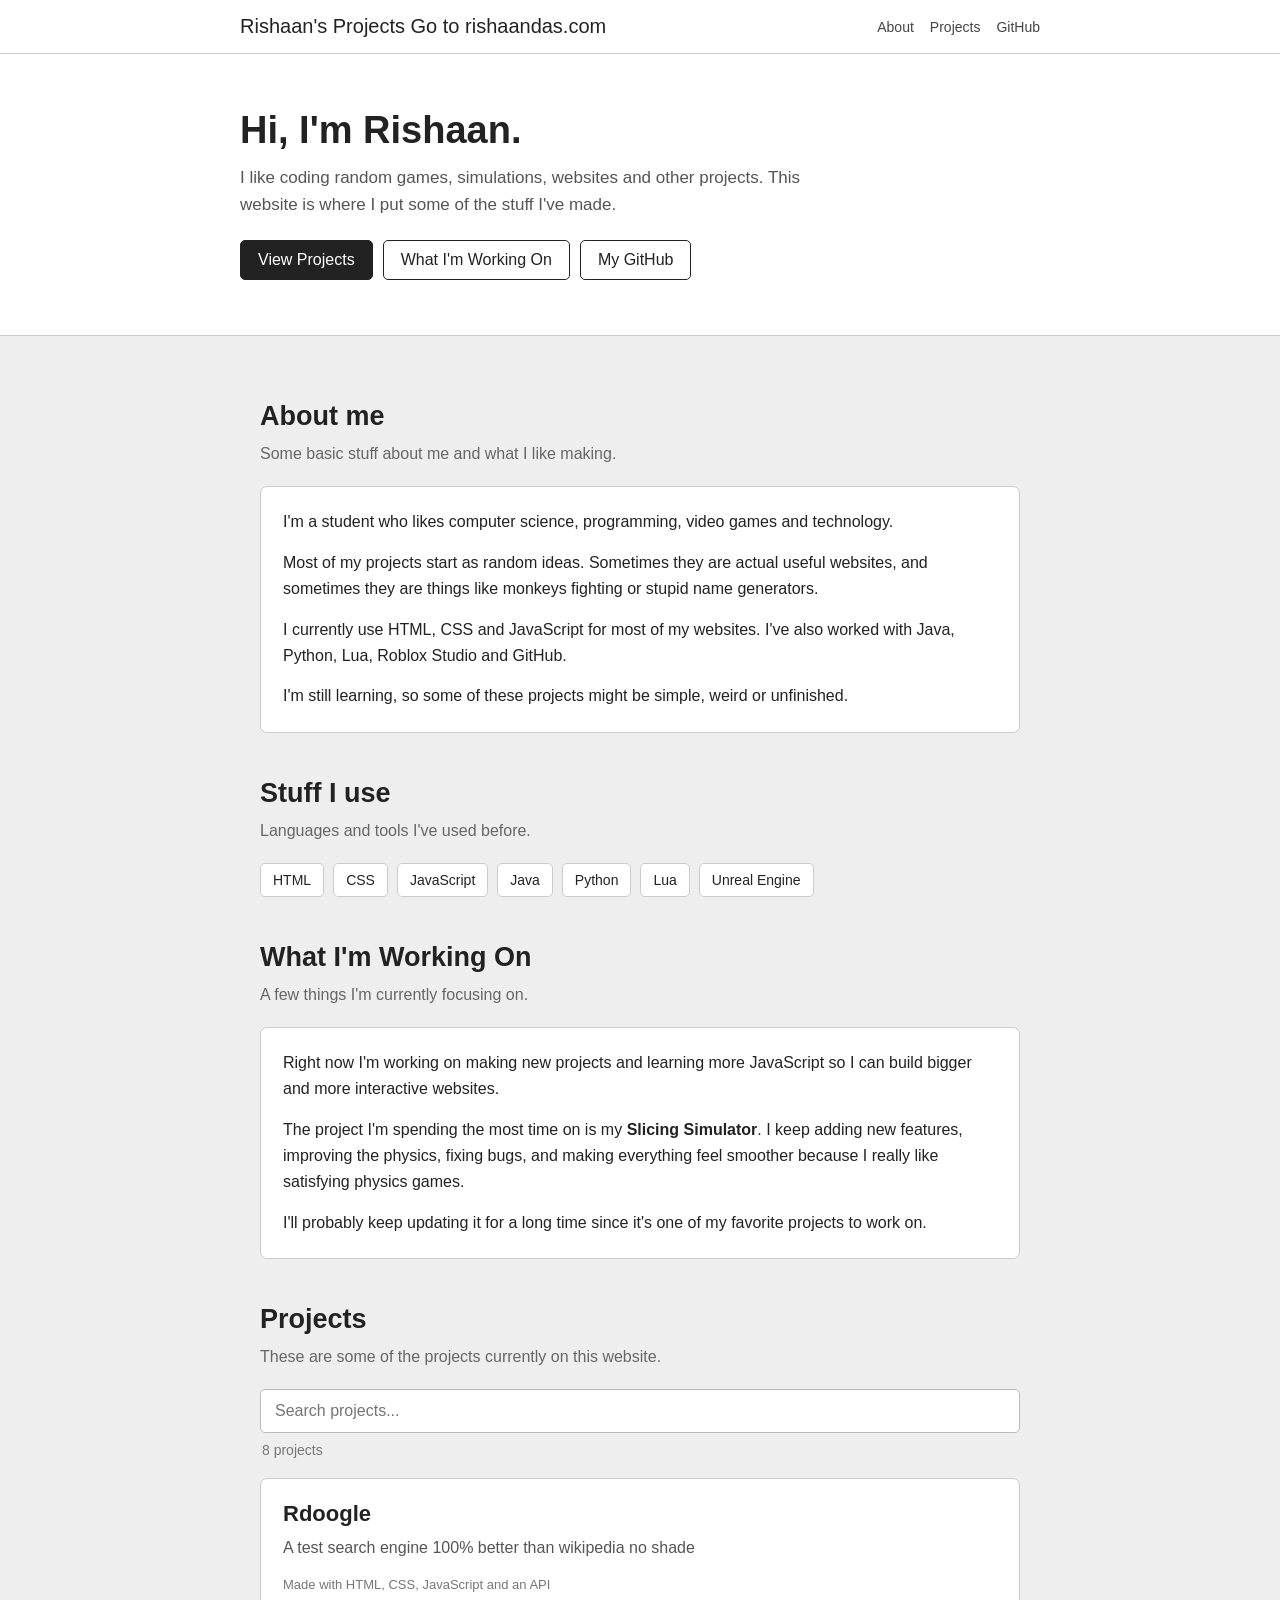
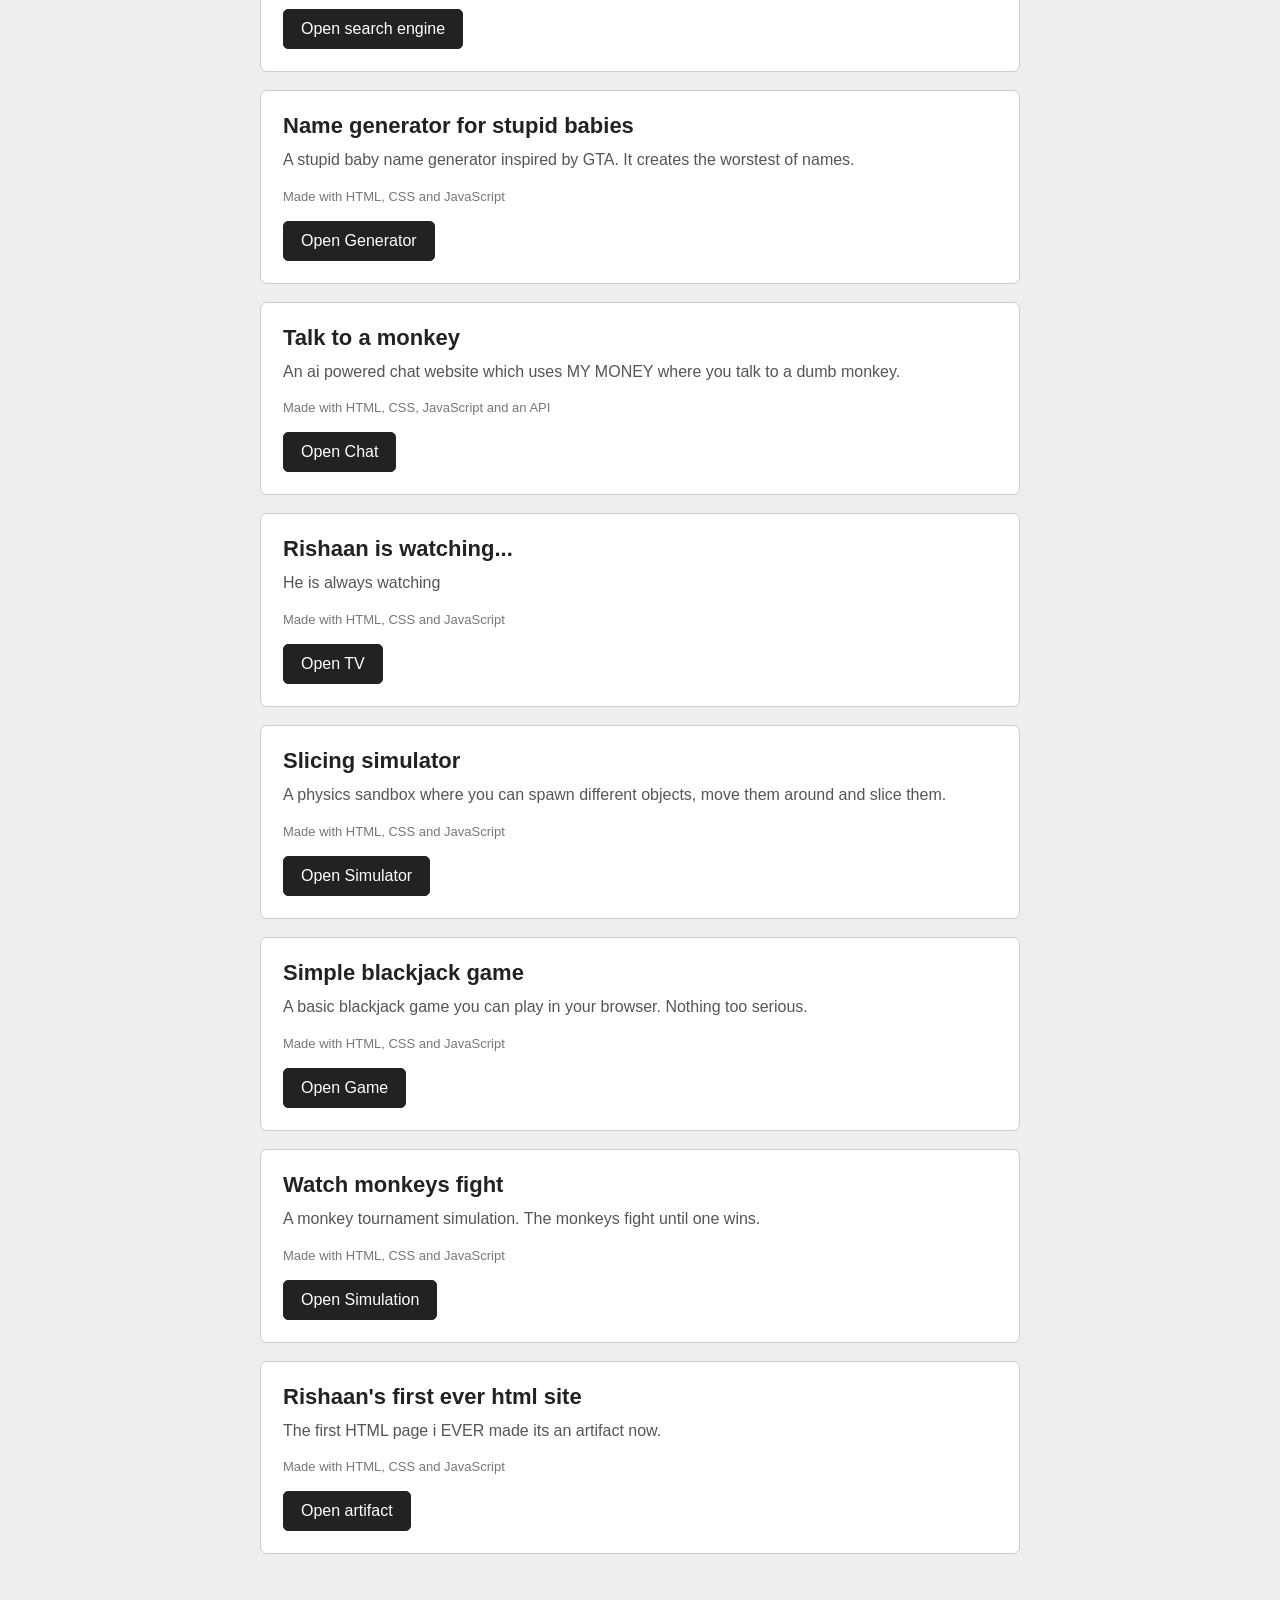
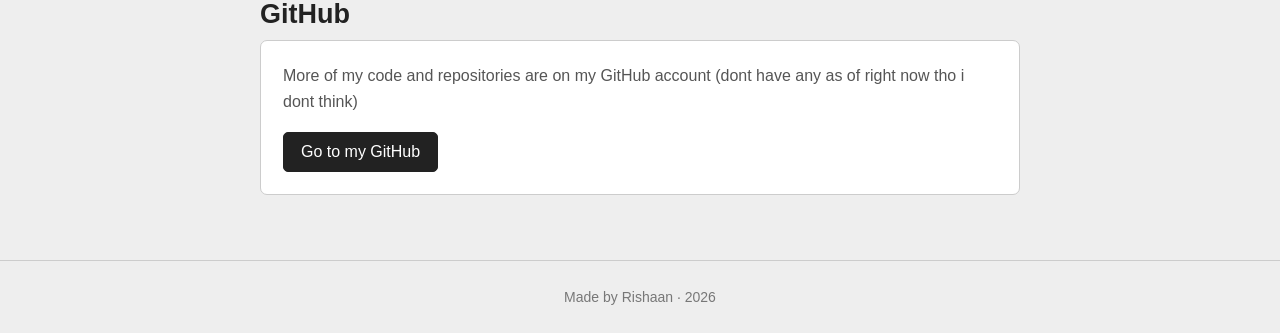
<file: index.html>
<!DOCTYPE html>
<html lang="en">
<head>
    <meta charset="UTF-8">
    <meta name="viewport" content="width=device-width, initial-scale=1.0">

    <title>Rishaan's Projects</title>

    <style>
        html, body {
    margin: 0;
    scrollbar-width: none; /* Firefox */
}

html::-webkit-scrollbar,
body::-webkit-scrollbar {
    display: none; /* Chrome, Edge, Safari */
}
        * {
            box-sizing: border-box;
        }

        html {
            scroll-behavior: smooth;
        }

        body {
            margin: 0;
            font-family: Arial, sans-serif;
            background: #eeeeee;
            color: #222;
        }

        nav {
            padding: 15px 20px;
            background: white;
            border-bottom: 1px solid #ccc;
        }

        .nav-content {
            display: flex;
            justify-content: space-between;
            align-items: center;
            max-width: 800px;
            margin: auto;
        }

        .nav-title {
            margin: 0;
            font-size: 20px;
        }

        .nav-links {
            display: flex;
            gap: 16px;
        }

        .nav-links a {
            color: #444;
            text-decoration: none;
            font-size: 14px;
        }

        .nav-links a:hover {
            text-decoration: underline;
        }

        header {
            padding: 55px 20px;
            background: white;
            border-bottom: 1px solid #ccc;
        }

        .header-content {
            max-width: 800px;
            margin: auto;
        }

        header h1 {
            margin: 0 0 12px;
            font-size: 38px;
        }

        header p {
            max-width: 620px;
            margin: 0;
            color: #555;
            font-size: 17px;
            line-height: 1.6;
        }

        .header-buttons {
            display: flex;
            flex-wrap: wrap;
            gap: 10px;
            margin-top: 22px;
        }

        .button {
            display: inline-block;
            padding: 10px 17px;
            border: 1px solid #222;
            border-radius: 5px;
            color: white;
            background: #222;
            text-decoration: none;
        }

        .button:hover {
            background: #444;
        }

        .button.secondary {
            color: #222;
            background: white;
        }

        .button.secondary:hover {
            background: #eeeeee;
        }

        main {
            max-width: 800px;
            margin: auto;
            padding: 20px;
        }

        section {
            margin: 45px 0;
        }

        section h2 {
            margin: 0 0 10px;
            font-size: 27px;
        }

        .section-description {
            margin: 0 0 20px;
            color: #666;
            line-height: 1.5;
        }

        .about-box {
            padding: 22px;
            border: 1px solid #ccc;
            border-radius: 7px;
            background: white;
        }

        .about-box p {
            margin: 0 0 14px;
            line-height: 1.65;
        }

        .about-box p:last-child {
            margin-bottom: 0;
        }

        .skills {
            display: flex;
            flex-wrap: wrap;
            gap: 9px;
        }

        .skill {
            padding: 8px 12px;
            border: 1px solid #ccc;
            border-radius: 5px;
            background: white;
            font-size: 14px;
        }

        .search-area {
            margin-bottom: 20px;
        }

        #projectSearch {
            width: 100%;
            padding: 12px 14px;
            border: 1px solid #bbb;
            border-radius: 5px;
            background: white;
            font-family: Arial, sans-serif;
            font-size: 16px;
        }

        #projectSearch:focus {
            border-color: #222;
            outline: 2px solid #222;
        }

        #resultCount {
            margin: 9px 2px 0;
            color: #777;
            font-size: 14px;
        }

        .project {
            padding: 22px;
            margin-bottom: 18px;
            border: 1px solid #ccc;
            border-radius: 7px;
            background: white;
        }

        .project h3 {
            margin: 0 0 9px;
            font-size: 22px;
        }

        .project p {
            margin: 0 0 16px;
            color: #555;
            line-height: 1.55;
        }

        .project-info {
            margin-bottom: 17px;
            color: #777;
            font-size: 13px;
        }

        #noResults {
            display: none;
            padding: 25px 0;
            color: #777;
            text-align: center;
        }

        .contact-box {
            padding: 22px;
            border: 1px solid #ccc;
            border-radius: 7px;
            background: white;
        }

        .contact-box p {
            margin: 0 0 17px;
            color: #555;
            line-height: 1.6;
        }

        footer {
            padding: 28px 20px;
            border-top: 1px solid #ccc;
            color: #777;
            text-align: center;
            font-size: 14px;
        }

        @media (max-width: 550px) {
            .nav-links {
                gap: 10px;
            }

            .nav-links a {
                font-size: 13px;
            }

            header {
                padding: 42px 20px;
            }

            header h1 {
                font-size: 32px;
            }

            .project {
                padding: 18px;
            }
        }
    </style>
</head>

<body>

<nav>
    <div class="nav-content">
        <p class="nav-title">Rishaan's Projects       Go to rishaandas.com</p>

        <div class="nav-links">
            <a href="#about">About</a>
            <a href="#projects">Projects</a>
            <a href="#contact">GitHub</a>
        </div>
    </div>
</nav>

<header>
    <div class="header-content">
        <h1>Hi, I'm Rishaan.</h1>

        <p>
            I like coding random games, simulations, websites and other
            projects. This website is where I put some of the stuff I've made.
        </p>

        <div class="header-buttons">
    <a class="button" href="#projects">
        View Projects
    </a>

    <a class="button secondary" href="#working">
        What I'm Working On
    </a>

    <a
        class="button secondary"
        href="https://github.com/rdogif"
        target="_blank"
        rel="noopener noreferrer"
    >
        My GitHub
    </a>
</div>
    </div>
</header>

<main>

    <section id="about">
        <h2>About me</h2>

        <p class="section-description">
            Some basic stuff about me and what I like making.
        </p>

        <div class="about-box">
            <p>
                I'm a student who likes computer science, programming,
                video games and technology.
            </p>

            <p>
                Most of my projects start as random ideas. Sometimes they are
                actual useful websites, and sometimes they are things like
                monkeys fighting or stupid name generators.
            </p>

            <p>
                I currently use HTML, CSS and JavaScript for most of my
                websites. I've also worked with Java, Python, Lua, Roblox
                Studio and GitHub.
            </p>

            <p>
                I'm still learning, so some of these projects might be simple,
                weird or unfinished.
            </p>
        </div>
    </section>

    <section id="skills">
        <h2>Stuff I use</h2>

        <p class="section-description">
            Languages and tools I've used before.
        </p>

        <div class="skills">
            <span class="skill">HTML</span>
            <span class="skill">CSS</span>
            <span class="skill">JavaScript</span>
            <span class="skill">Java</span>
            <span class="skill">Python</span>
            <span class="skill">Lua</span>
 <span class="skill">Unreal Engine</span>

        </div>
    </section>
<section id="working">
    <h2>What I'm Working On</h2>

    <p class="section-description">
        A few things I'm currently focusing on.
    </p>

    <div class="about-box">
        <p>
            Right now I'm working on making new projects and learning more
            JavaScript so I can build bigger and more interactive websites.
        </p>

        <p>
            The project I'm spending the most time on is my
            <strong>Slicing Simulator</strong>. I keep adding new features,
            improving the physics, fixing bugs, and making everything feel
            smoother because I really like satisfying physics games.
        </p>

        <p>
            I'll probably keep updating it for a long time since it's one of
            my favorite projects to work on.
        </p>
    </div>
</section>
    <section id="projects">
        <h2>Projects</h2>

        <p class="section-description">
            These are some of the projects currently on this website.
        </p>

        <div class="search-area">
            <input
                type="search"
                id="projectSearch"
                placeholder="Search projects..."
                aria-label="Search projects"
                autocomplete="off"
            >

            <p id="resultCount"></p>
        </div>

        <div id="projectContainer">

            <div class="project">
                <h3>Rdoogle</h3>

                <p>
                    A test search engine 100% better than wikipedia no shade
                </p>

                <div class="project-info">
                    Made with HTML, CSS, JavaScript and an API
                </div>

                <a class="button" href="rdoogle/">
                    Open search engine
                </a>
            </div>

            <div class="project">
                <h3>Name generator for stupid babies</h3>

                <p>
                    A stupid baby name generator inspired by GTA.
                    It creates the worstest of names.
                </p>

                <div class="project-info">
                    Made with HTML, CSS and JavaScript
                </div>

                <a class="button" href="gtabrr/">
                    Open Generator
                </a>
            </div>

            <div class="project">
                <h3>Talk to a monkey</h3>

                <p>
                    An ai powered chat website which uses MY MONEY where you talk to a dumb monkey.
            
                </p>

                <div class="project-info">
                    Made with HTML, CSS, JavaScript and an API
                </div>

                <a class="button" href="mchat/">
                    Open Chat
                </a>
            </div>

   <div class="project">
                <h3>Rishaan is watching...</h3>

                <p>
                    He is always watching
                </p>

                <div class="project-info">
                    Made with HTML, CSS and JavaScript
                </div>

                <a class="button" href="riw/">
                    Open TV
                </a>
            </div>

            
            <div class="project">
                <h3>Slicing simulator</h3>

                <p>
                    A physics sandbox where you can spawn different objects,
                    move them around and slice them.
                </p>

                <div class="project-info">
                    Made with HTML, CSS and JavaScript
                </div>

                <a class="button" href="ssim/">
                    Open Simulator
                </a>
            </div>

            <div class="project">
                <h3>Simple blackjack game</h3>

                <p>
                    A basic blackjack game you can play in your browser.
                    Nothing too serious.
                </p>

                <div class="project-info">
                    Made with HTML, CSS and JavaScript
                </div>

                <a class="button" href="blackjack/">
                    Open Game
                </a>
            </div>

            <div class="project">
                <h3>Watch monkeys fight</h3>

                <p>
                    A monkey tournament simulation.
                    The monkeys fight until one wins.
                </p>

                <div class="project-info">
                    Made with HTML, CSS and JavaScript
                </div>

                <a class="button" href="mfight/">
                    Open Simulation
                </a>
            </div>

            <div class="project">
                <h3>Rishaan's first ever html site</h3>

                <p>
                    The first HTML page i EVER made
                    its an artifact now.
                </p>

                <div class="project-info">
                    Made with HTML, CSS and JavaScript
                </div>

                <a class="button" href="first/">
                    Open artifact
                </a>
            </div>
            

            <p id="noResults">
                No projects found.
            </p>

        </div>
    </section>

    <section id="contact">
        <h2>GitHub</h2>

        <div class="contact-box">
            <p>
                More of my code and repositories are on my GitHub account (dont have any as of right now tho i dont think)
            </p>

            <a
                class="button"
                href="https://github.com/rdogif"
                target="_blank"
                rel="noopener noreferrer"
            >
                Go to my GitHub
            </a>
        </div>
    </section>

</main>

<footer>
    Made by Rishaan · <span id="year"></span>
</footer>

<script>
    const searchBar = document.getElementById("projectSearch");
    const projects = document.querySelectorAll(".project");
    const noResults = document.getElementById("noResults");
    const resultCount = document.getElementById("resultCount");
    const year = document.getElementById("year");

    function updateSearch() {
        const searchText = searchBar.value.toLowerCase().trim();
        let visibleProjects = 0;

        projects.forEach(function (project) {
            const projectText = project.textContent.toLowerCase();
            const matchesSearch = projectText.includes(searchText);

            if (matchesSearch) {
                project.style.display = "block";
                visibleProjects++;
            } else {
                project.style.display = "none";
            }
        });

        if (visibleProjects === 0) {
            noResults.style.display = "block";
        } else {
            noResults.style.display = "none";
        }

        if (visibleProjects === 1) {
            resultCount.textContent = "1 project";
        } else {
            resultCount.textContent = visibleProjects + " projects";
        }
    }

    searchBar.addEventListener("input", updateSearch);

    year.textContent = new Date().getFullYear();

    updateSearch();
</script>

</body>
</html>
</file>
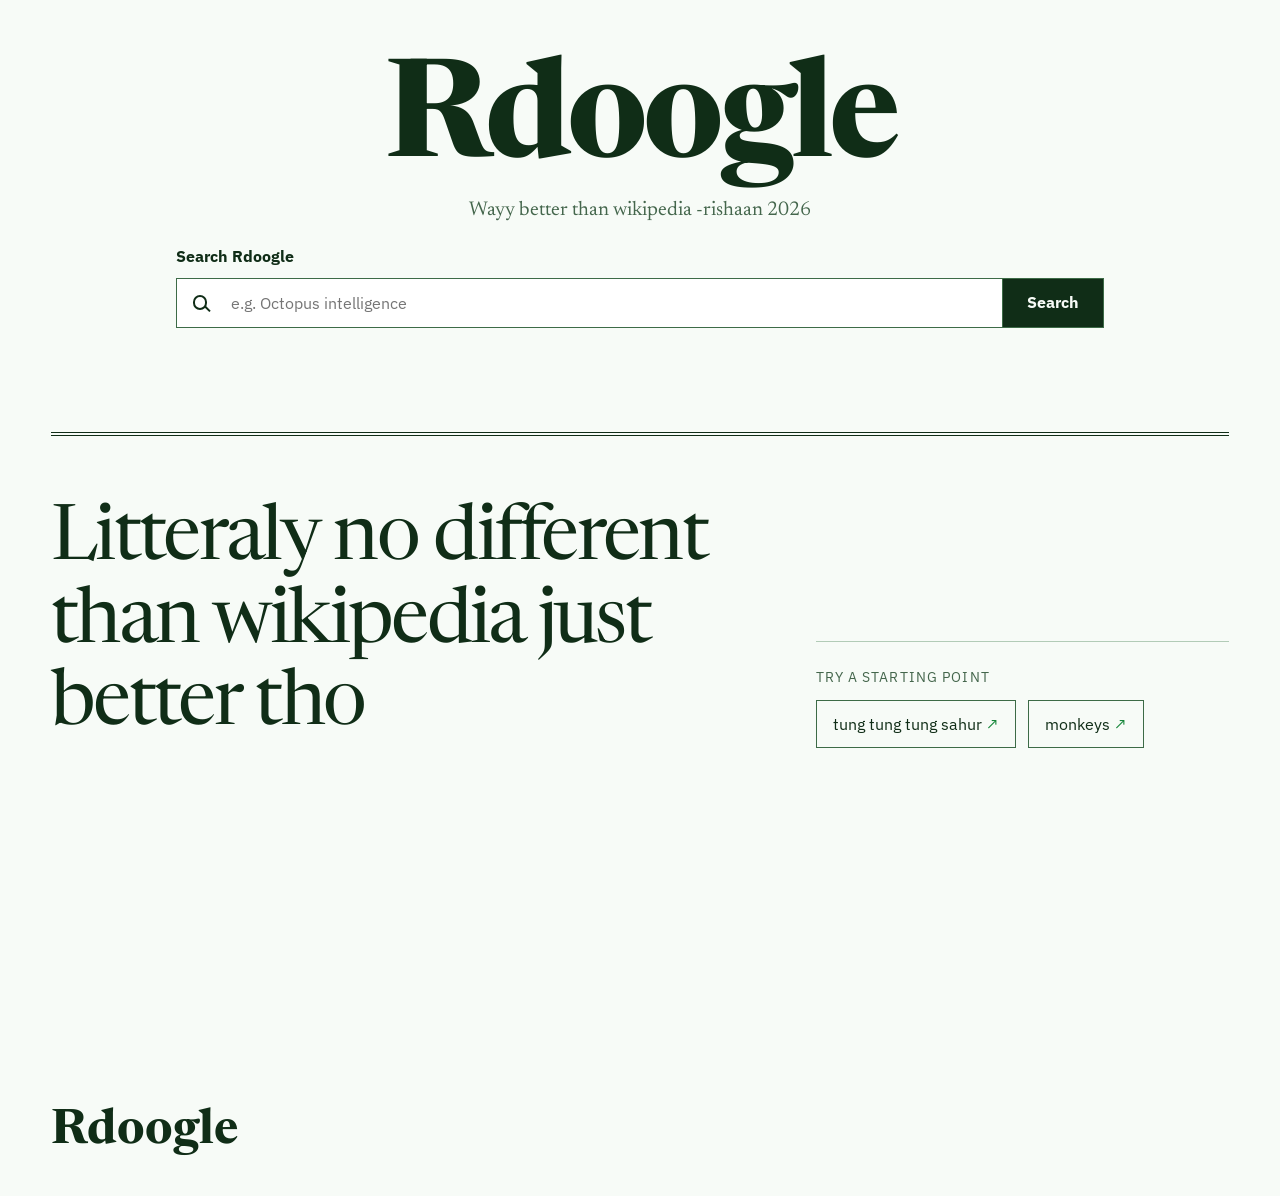
<file: rdoogle/index.html>
<!doctype html>
<html lang="en">
<head>
    <meta charset="utf-8">
    <meta name="viewport" content="width=device-width, initial-scale=1">
    <meta name="description" content="Rdoogle — Rishaan's modern better search site.">
    <title>Rdoogle</title>
    <link rel="preconnect" href="https://fonts.googleapis.com">
    <link rel="preconnect" href="https://fonts.gstatic.com" crossorigin>
    <link href="https://fonts.googleapis.com/css2?family=IBM+Plex+Sans:wght@400;700&family=Newsreader:opsz,wght@6..72,400;6..72,700&display=swap" rel="stylesheet">
    <link rel="stylesheet" href="styles.css">
</head>
<body>
    <div class="site-shell">
        <header class="masthead">
            <p class="wordmark">Rdoogle</p>
            <p class="deck">Wayy better than wikipedia -rishaan 2026</p>

            <form class="search-form" id="search-form" role="search">
                <label for="search-input">Search Rdoogle</label>
                <div class="search-row">
                    <span class="search-mark" aria-hidden="true"></span>
                    <input id="search-input" name="q" type="search" placeholder="e.g. Octopus intelligence" autocomplete="off">
                    <button class="search-button" id="search-button" type="submit">Search</button>
                </div>
                <p class="search-status" id="search-status" role="status" aria-live="polite"></p>
            </form>
        </header>

        <main id="main-content">
            <section class="opening-state" id="opening-state">
                <h1>Litteraly no different than wikipedia just better tho</h1>
                <div class="suggestion-block">
                    <p>Try a starting point</p>
                    <div class="suggestion-list">
                        <button type="button" data-search="tung tung tung sahur">tung tung tung sahur <span aria-hidden="true">↗</span></button>
                        <button type="button" data-search="monkeys">monkeys <span aria-hidden="true">↗</span></button>
                    </div>
                </div>
            </section>

            <section class="loading-state" id="loading-state" hidden aria-hidden="true">
                <div><span></span><span></span><span></span><span></span></div>
                <div><span class="wide"></span><span></span><span class="short"></span></div>
            </section>

            <section class="notice-state" id="notice-state" hidden>
                <p class="notice-symbol" aria-hidden="true">?</p>
                <div>
                    <h1 id="notice-title"></h1>
                    <p id="notice-message"></p>
                    <button type="button" id="revise-search">Revise search</button>
                </div>
            </section>

            <section class="workbench" id="workbench" hidden aria-label="Rdoogle search results">
                <aside class="result-index">
                    <h1>Results</h1>
                    <div class="result-list" id="result-list" role="list"></div>
                </aside>
                <article class="reader" id="reader"></article>
            </section>

            <section class="recent" id="recent-section" hidden>
                <h2>Recent lookups</h2>
                <div id="recent-list"></div>
            </section>
        </main>

        <footer class="footer"><p>Rdoogle</p></footer>
    </div>
    <script src="app.js"></script>
</body>
</html>
</file>
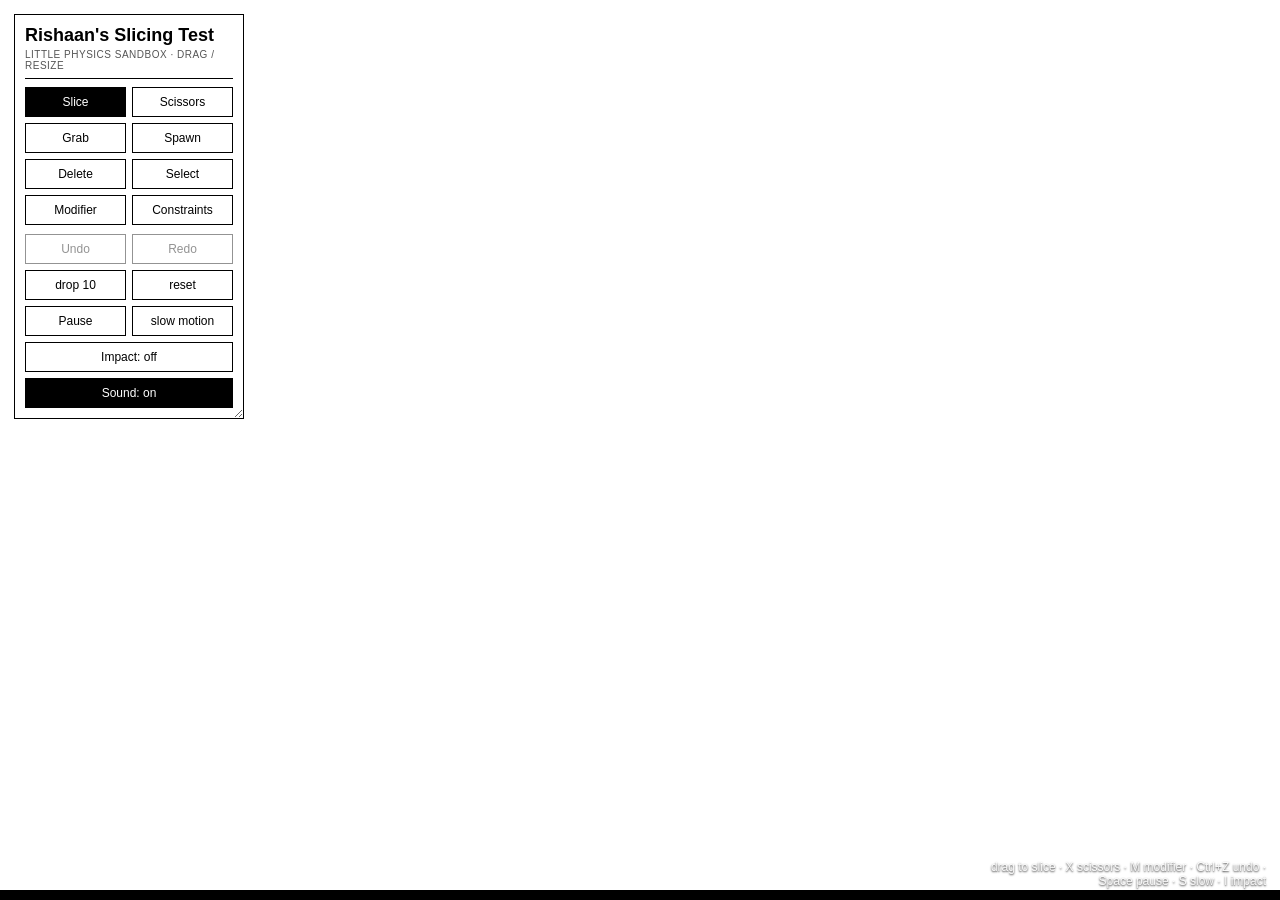
<file: ssim/index.html>
<!DOCTYPE html>
<html lang="en">
<head>
<meta charset="UTF-8">
<meta name="viewport" content="width=device-width, initial-scale=1.0">
<title>Rishaan's Slicing Test - Physics Overhaul</title>
<style>
  :root {
    --panel: #fff;
    --panel-dark: #000;
    --ink: #000;
    --accent: #000;
    --accent-dark: #000;
    --line: #aaa397;
  }

  * { box-sizing: border-box; }

  html, body {
    margin: 0;
    width: 100%;
    height: 100%;
    overflow: hidden;
    background: #fff;
    font-family: "Trebuchet MS", Arial, sans-serif;
    color: var(--ink);
  }

  canvas {
    display: block;
    width: 100%;
    height: 100%;
    cursor: crosshair;
  }

  #toolbar {
    position: fixed;
    left: 14px;
    top: 14px;
    width: 230px;
    background: var(--panel);
    border: 1px solid var(--panel-dark);
    padding: 10px;
    user-select: none;
    min-width: 190px;
    min-height: 180px;
    max-width: calc(100vw - 8px);
    max-height: calc(100vh - 8px);
    resize: both;
    overflow: auto;
  }

  #toolbarHeader { cursor: move; touch-action: none; }

  h1 {
    margin: 0 0 3px;
    font-family: Arial, sans-serif;
    font-size: 18px;
    font-weight: 700;
    letter-spacing: 0;
  }

  .subtitle {
    font-size: 10px;
    color: #555;
    border-bottom: 1px solid #000;
    padding-bottom: 7px;
    margin-bottom: 8px;
    text-transform: uppercase;
    letter-spacing: .5px;
  }

  .mode-grid {
    display: grid;
    grid-template-columns: repeat(2, 1fr);
    gap: 6px;
  }

  button, select {
    font: inherit;
    font-size: 12px;
    border: 1px solid #000;
    background: #fff;
    color: #000;
    padding: 7px 8px;
    cursor: pointer;
    border-radius: 0;
  }

  button:hover, select:hover { background: #eee; }

  button.active {
    background: var(--accent);
    color: white;
    border-color: var(--accent-dark);
  }

  button:active { transform: translate(1px, 1px); }
  button:disabled { opacity: .42; cursor: not-allowed; transform: none; }

  select { width: 100%; margin-top: 7px; }

  label {
    display: flex;
    justify-content: space-between;
    margin-top: 9px;
    font-size: 11px;
    color: #45413b;
  }

  input[type="range"] {
    width: 100%;
    accent-color: var(--accent);
  }

  .actions {
    display: grid;
    grid-template-columns: 1fr 1fr;
    gap: 6px;
    margin-top: 9px;
  }

  .wide { grid-column: span 2; }

  #buildControls {
    display: none;
    grid-template-columns: 1fr;
    gap: 6px;
    margin-top: 7px;
    padding-top: 7px;
    border-top: 1px solid #000;
  }

  #buildControls.visible { display: grid; }
  #buildControls select { margin: 0; }
  #buildStatus { font: 10px Consolas, monospace; line-height: 1.25; }

  #selectionControls {
    display: none;
    grid-template-columns: 1fr 1fr;
    gap: 6px;
    margin-top: 7px;
    padding-top: 7px;
    border-top: 1px solid #000;
  }

  #selectionControls.visible { display: grid; }
  #selectionStatus { grid-column: span 2; font: 10px Consolas, monospace; }
  #objectInspector {
    display: none;
    grid-column: span 2;
    border-top: 1px solid #aaa;
    padding-top: 4px;
  }
  #objectInspector.visible { display: block; }
  #objectInspector select, #objectInspector input[type="color"] { width: 100%; margin-top: 3px; }
  #objectInspector input[type="color"] { height: 28px; padding: 2px; border: 1px solid #000; }
  .inspector-special { display: none; }
  .inspector-special.visible { display: block; }

  #stats {
    margin-top: 10px;
    padding-top: 8px;
    border-top: 1px solid var(--line);
    font-family: Consolas, monospace;
    font-size: 11px;
  }

  #help {
    position: fixed;
    bottom: 12px;
    right: 14px;
    max-width: 310px;
    color: rgba(255,255,255,.9);
    font-size: 12px;
    text-shadow: 0 1px 2px rgba(0,0,0,.8);
    text-align: right;
    pointer-events: none;
    transition: opacity .8s ease;
  }

  #help.hidden {
    opacity: 0;
  }

  .spawn-browser {
    margin-top: 8px;
    border: 1px solid #111;
    background: #fff;
  }

  .spawn-browser input {
    width: 100%;
    border: 0;
    border-bottom: 1px solid #111;
    padding: 7px 8px;
    font: inherit;
    font-size: 12px;
    outline: none;
    background: #fff;
    color: #000;
  }

  .spawn-option:last-child {
    border-bottom: 0;
  }


  #spawnPanel {
    position: fixed;
    top: 14px;
    left: calc(100vw - 334px);
    right: auto;
    width: 320px;
    height: 560px;
    min-width: 240px;
    min-height: 300px;
    max-width: calc(100vw - 28px);
    max-height: calc(100vh - 28px);
    display: none;
    flex-direction: column;
    background: #fff;
    border: 1px solid #000;
    resize: both;
    bottom: auto;
    overflow: hidden;
    z-index: 20;
  }

  #spawnPanel.visible {
    display: flex;
  }

  #spawnPanelHeader {
    flex: 0 0 auto;
    display: flex;
    justify-content: space-between;
    align-items: center;
    padding: 7px 8px;
    background: #000;
    color: #fff;
    cursor: move;
    font-family: Consolas, monospace;
    font-size: 12px;
    user-select: none;
  }

  #spawnPanelHeader span:last-child {
    opacity: .65;
    font-size: 10px;
  }

  #spawnPanelBody {
    flex: 1;
    min-height: 0;
    display: flex;
    flex-direction: column;
  }

  #spawnSearch {
    flex: 0 0 auto;
    width: calc(100% - 16px);
    margin: 8px;
    border: 1px solid #000;
    padding: 7px 8px;
    font: inherit;
    font-size: 12px;
    outline: none;
    background: #fff;
    color: #000;
  }


  #categoryFilters {
    flex: 0 0 auto;
    display: flex;
    gap: 5px;
    padding: 0 8px 8px;
    overflow-x: auto;
    scrollbar-width: thin;
  }

  .category-filter {
    flex: 0 0 auto;
    padding: 4px 7px;
    border: 1px solid #000;
    background: #fff;
    color: #000;
    font-size: 9px;
    text-transform: uppercase;
    letter-spacing: .35px;
  }

  .category-filter.active {
    background: #000;
    color: #fff;
  }

  #spawnSettings {
    flex: 0 0 auto;
    padding: 0 8px 8px;
    border-bottom: 1px solid #000;
  }

  #spawnSettings label {
    margin-top: 0;
  }

  #spawnSettings input[type="range"] {
    display: block;
    width: 100%;
  }

  .spawn-size-note {
    margin-top: 2px;
    font-family: Consolas, monospace;
    font-size: 9px;
    opacity: .55;
  }

  #spawnOptions {
    flex: 1;
    min-height: 0;
    display: grid;
    grid-template-columns: repeat(auto-fill, minmax(128px, 1fr));
    align-content: start;
    gap: 6px;
    padding: 8px;
    overflow-y: auto;
  }

  .spawn-option {
    height: 134px;
    min-height: 134px;
    display: grid;
    grid-template-rows: 68px minmax(2.5em, auto) auto;
    align-content: start;
    gap: 6px;
    border: 1px solid #000;
    padding: 5px;
    background: #fff;
    color: #000;
    text-align: left;
    font-size: 11px;
    overflow: hidden;
  }

  .spawn-option:hover {
    background: #eee;
  }

  .spawn-option.selected {
    background: #000;
    color: #fff;
  }

  .spawn-option:active {
    transform: none;
  }

  .spawn-preview {
    width: 100%;
    height: 68px;
    display: block;
    background: #f7f7f7;
    border: 1px solid currentColor;
  }

  .spawn-option-name {
    display: block;
    min-height: 2.5em;
    line-height: 1.25;
    white-space: normal;
    overflow-wrap: anywhere;
    color: inherit;
    font-weight: 600;
    position: relative;
    z-index: 1;
  }

  .spawn-option small {
    opacity: .6;
    font-size: 8px;
    text-transform: uppercase;
    letter-spacing: .35px;
  }

  #selectedSpawn {
    flex: 0 0 auto;
    padding: 7px 9px;
    white-space: normal;
    overflow-wrap: anywhere;
    border-top: 1px solid #000;
    background: #fff;
    font-family: Consolas, monospace;
    font-size: 10px;
  }

  @media (max-width: 600px) {
    #toolbar { width: 205px; transform: scale(.9); transform-origin: top left; }
    #help { display: none; }
  }
</style>
</head>
<body>
<canvas id="world"></canvas>


<section id="toolbar">
  <div id="toolbarHeader" title="Drag to move · resize from the bottom-right corner">
    <h1>Rishaan's Slicing Test</h1>
    <div class="subtitle">little physics sandbox · drag / resize</div>
  </div>

  <div class="mode-grid">
    <button data-mode="slice" class="active">Slice</button>
    <button data-mode="scissors">Scissors</button>
    <button data-mode="drag">Grab</button>
    <button data-mode="spawn">Spawn</button>
    <button data-mode="delete">Delete</button>
    <button data-mode="select">Select</button>
    <button data-mode="modify">Modifier</button>
    <button data-mode="build">Constraints</button>
  </div>

  <div id="buildControls">
    <select id="buildTool" aria-label="Constraint tool">
      <option value="hinge">hinge / pin</option>
      <option value="motor">motor hinge</option>
      <option value="rope">rope</option>
      <option value="spring">spring</option>
      <option value="chain">chain</option>
      <option value="piston">powered piston</option>
      <option value="telescoping">telescoping rod</option>
      <option value="anchor">static anchor</option>
      <option value="unbreakable">unbreakable object</option>
      <option value="weld">weld materials</option>
    </select>
    <label id="constraintStrengthLabel"><span>break strength</span><span id="constraintStrengthValue">2,075</span></label>
    <input id="constraintStrength" type="range" min="0" max="100" step="1" value="35"
      aria-label="Constraint break strength">
    <label id="motorSpeedLabel"><span>motor speed</span><span id="motorSpeedValue">2.5</span></label>
    <input id="motorSpeed" type="range" min="-8" max="8" step="0.5" value="2.5">
    <label id="actuatorTravelLabel"><span>travel</span><span id="actuatorTravelValue">140</span></label>
    <input id="actuatorTravel" type="range" min="20" max="400" step="10" value="140">
    <label id="actuatorSpeedLabel"><span>extension speed</span><span id="actuatorSpeedValue">100</span></label>
    <input id="actuatorSpeed" type="range" min="-300" max="300" step="10" value="100">
    <button id="toggleConstraints" type="button" aria-pressed="false">Hide constraint labels</button>
    <button id="finishWeld" type="button">Weld selected</button>
    <div id="buildStatus">Pause, then drag between objects.</div>
  </div>

  <div id="selectionControls">
    <button id="cloneSelection" type="button">Clone</button>
    <button id="deleteSelection" type="button">Delete</button>
    <button id="weldSelectionButton" type="button">Weld</button>
    <button id="clearSelection" type="button">Clear</button>
    <div id="selectionStatus">Drag a box around objects.</div>
    <div id="objectInspector">
      <label><span>material</span><span>preset</span></label>
      <select id="inspectMaterial">
        <option value="custom">custom / current</option>
        <option value="wood">wood</option><option value="metal">metal</option>
        <option value="glass">glass</option><option value="rubber">rubber</option>
        <option value="stone">stone</option><option value="ceramic">ceramic</option>
        <option value="soft">soft</option><option value="light">light</option>
        <option value="sticky">sticky</option>
      </select>
      <label><span>mass</span><span id="inspectMassValue">1</span></label>
      <input id="inspectMass" type="range" min="0.05" max="12" step="0.05" value="1">
      <label><span>gravity</span><span id="inspectGravityValue">1</span></label>
      <input id="inspectGravity" type="range" min="0" max="3" step="0.05" value="1">
      <label><span>friction</span><span id="inspectFrictionValue">0.5</span></label>
      <input id="inspectFriction" type="range" min="0" max="1.5" step="0.05" value="0.5">
      <label><span>bounce</span><span id="inspectBounceValue">0.2</span></label>
      <input id="inspectBounce" type="range" min="0" max="1" step="0.02" value="0.2">
      <label><span>durability</span><span id="inspectDurabilityValue">1000</span></label>
      <input id="inspectDurability" type="range" min="100" max="5000" step="50" value="1000">
      <label><span>color</span><span>visual</span></label>
      <input id="inspectColor" type="color" value="#808080">
      <div id="conveyorInspector" class="inspector-special">
        <label><span>belt speed</span><span id="inspectConveyorValue">650</span></label>
        <input id="inspectConveyor" type="range" min="-3000" max="3000" step="50" value="650">
        <label><span>belt grip</span><span id="inspectConveyorGripValue">1</span></label>
        <input id="inspectConveyorGrip" type="range" min="0.1" max="4" step="0.1" value="1">
      </div>
      <div id="sawInspector" class="inspector-special">
        <label><span>spin speed</span><span id="inspectSawSpeedValue">5.5</span></label>
        <input id="inspectSawSpeed" type="range" min="-30" max="30" step="0.5" value="5.5">
      </div>
      <div id="gunInspector" class="inspector-special">
        <label><span>bullet speed</span><span id="inspectBulletSpeedValue">1250</span></label>
        <input id="inspectBulletSpeed" type="range" min="200" max="3500" step="50" value="1250">
        <label><span>recoil</span><span id="inspectGunRecoilValue">18</span></label>
        <input id="inspectGunRecoil" type="range" min="0" max="100" step="2" value="18">
      </div>
      <div id="laserInspector" class="inspector-special">
        <label><span>cut interval</span><span id="inspectLaserRateValue">0.12s</span></label>
        <input id="inspectLaserRate" type="range" min="0.03" max="1" step="0.01" value="0.12">
      </div>
      <div id="explosiveInspector" class="inspector-special">
        <label><span>blast radius</span><span id="inspectBlastRadiusValue">200</span></label>
        <input id="inspectBlastRadius" type="range" min="60" max="600" step="10" value="200">
        <label><span>blast force</span><span id="inspectBlastForceValue">760</span></label>
        <input id="inspectBlastForce" type="range" min="100" max="2000" step="25" value="760">
        <label><span>impact fuse</span><span id="inspectFuseValue">0.08s</span></label>
        <input id="inspectFuse" type="range" min="0" max="5" step="0.05" value="0.08">
        <button id="detonateSelected" type="button" class="wide">Detonate now</button>
      </div>
      <div id="balloonInspector" class="inspector-special">
        <label><span>pressure</span><span id="inspectBalloonPressureValue">1</span></label>
        <input id="inspectBalloonPressure" type="range" min="0.25" max="3" step="0.05" value="1">
      </div>
      <div id="gravityFieldInspector" class="inspector-special">
        <label><span>field strength</span><span id="inspectFieldStrengthValue">900</span></label>
        <input id="inspectFieldStrength" type="range" min="-3000" max="3000" step="50" value="900">
        <label><span>field radius</span><span id="inspectFieldRadiusValue">260</span></label>
        <input id="inspectFieldRadius" type="range" min="80" max="700" step="10" value="260">
      </div>
      <div id="memoryInspector" class="inspector-special">
        <label><span>memory recovery</span><span id="inspectMemoryRateValue">1.2</span></label>
        <input id="inspectMemoryRate" type="range" min="0" max="6" step="0.1" value="1.2">
      </div>
    </div>
  </div>

  <div class="actions">
    <button id="undo" type="button" title="Ctrl+Z">Undo</button>
    <button id="redo" type="button" title="Ctrl+Y">Redo</button>
    <button id="spawnTen">drop 10</button>
    <button id="reset">reset</button>
    <button id="pause" type="button" aria-pressed="false">Pause</button>
    <button id="slow" type="button" aria-pressed="false" title="S">slow motion</button>
    <button id="impact" class="wide" type="button" aria-pressed="false" title="I">Impact: off</button>
    <button id="sound" class="wide" type="button" aria-pressed="true">Sound: on</button>
    <button id="fireGuns" class="wide" type="button" title="F" style="display:none">Fire guns</button>
  </div>
</section>




<section id="spawnPanel">
  <div id="spawnPanelHeader">
    <span>SPAWNABLES</span>
    <span>drag</span>
  </div>

  <div id="spawnPanelBody">
    <input id="spawnSearch" type="text" placeholder="search...">

    <div id="categoryFilters" aria-label="Spawnable categories"></div>

    <div id="spawnSettings">
      <label><span>spawn size</span><span id="sizeValue">Random</span></label>
      <input id="sizeSlider" type="range" min="0" max="120" value="0">
      <div class="spawn-size-note">0 = random size</div>
    </div>

    <div id="spawnOptions"></div>
  </div>

  <div id="selectedSpawn">selected: random shape</div>
</section>


<div id="help">
  drag to slice · grab and throw · right-click to spawn · Space pause · S slow · I impact · R reset
</div>

<script>
(() => {
  const canvas = document.getElementById("world");
  const ctx = canvas.getContext("2d");

  const ui = {
    toolbar: document.getElementById("toolbar"),
    toolbarHeader: document.getElementById("toolbarHeader"),
    spawnPanel: document.getElementById("spawnPanel"),
    spawnPanelHeader: document.getElementById("spawnPanelHeader"),
    spawnSearch: document.getElementById("spawnSearch"),
    categoryFilters: document.getElementById("categoryFilters"),
    spawnOptions: document.getElementById("spawnOptions"),
    selectedSpawn: document.getElementById("selectedSpawn"),
    sizeSlider: document.getElementById("sizeSlider"),
    sizeValue: document.getElementById("sizeValue"),
    pause: document.getElementById("pause"),
    slow: document.getElementById("slow"),
    impact: document.getElementById("impact"),
    buildControls: document.getElementById("buildControls"),
    buildTool: document.getElementById("buildTool"),
    finishWeld: document.getElementById("finishWeld"),
    constraintStrength: document.getElementById("constraintStrength"),
    constraintStrengthValue: document.getElementById("constraintStrengthValue"),
    constraintStrengthLabel: document.getElementById("constraintStrengthLabel"),
    motorSpeed: document.getElementById("motorSpeed"),
    motorSpeedValue: document.getElementById("motorSpeedValue"),
    motorSpeedLabel: document.getElementById("motorSpeedLabel"),
    actuatorTravel: document.getElementById("actuatorTravel"),
    actuatorTravelValue: document.getElementById("actuatorTravelValue"),
    actuatorTravelLabel: document.getElementById("actuatorTravelLabel"),
    actuatorSpeed: document.getElementById("actuatorSpeed"),
    actuatorSpeedValue: document.getElementById("actuatorSpeedValue"),
    actuatorSpeedLabel: document.getElementById("actuatorSpeedLabel"),
    toggleConstraints: document.getElementById("toggleConstraints"),
    buildStatus: document.getElementById("buildStatus"),
    selectionControls: document.getElementById("selectionControls"),
    selectionStatus: document.getElementById("selectionStatus"),
    cloneSelection: document.getElementById("cloneSelection"),
    deleteSelection: document.getElementById("deleteSelection"),
    weldSelectionButton: document.getElementById("weldSelectionButton"),
    clearSelection: document.getElementById("clearSelection"),
    objectInspector: document.getElementById("objectInspector"),
    inspectMaterial: document.getElementById("inspectMaterial"),
    inspectMass: document.getElementById("inspectMass"),
    inspectMassValue: document.getElementById("inspectMassValue"),
    inspectGravity: document.getElementById("inspectGravity"),
    inspectGravityValue: document.getElementById("inspectGravityValue"),
    inspectFriction: document.getElementById("inspectFriction"),
    inspectFrictionValue: document.getElementById("inspectFrictionValue"),
    inspectBounce: document.getElementById("inspectBounce"),
    inspectBounceValue: document.getElementById("inspectBounceValue"),
    inspectDurability: document.getElementById("inspectDurability"),
    inspectDurabilityValue: document.getElementById("inspectDurabilityValue"),
    inspectColor: document.getElementById("inspectColor"),
    conveyorInspector: document.getElementById("conveyorInspector"),
    inspectConveyor: document.getElementById("inspectConveyor"),
    inspectConveyorValue: document.getElementById("inspectConveyorValue"),
    inspectConveyorGrip: document.getElementById("inspectConveyorGrip"),
    inspectConveyorGripValue: document.getElementById("inspectConveyorGripValue"),
    sawInspector: document.getElementById("sawInspector"),
    inspectSawSpeed: document.getElementById("inspectSawSpeed"),
    inspectSawSpeedValue: document.getElementById("inspectSawSpeedValue"),
    gunInspector: document.getElementById("gunInspector"),
    inspectBulletSpeed: document.getElementById("inspectBulletSpeed"),
    inspectBulletSpeedValue: document.getElementById("inspectBulletSpeedValue"),
    inspectGunRecoil: document.getElementById("inspectGunRecoil"),
    inspectGunRecoilValue: document.getElementById("inspectGunRecoilValue"),
    laserInspector: document.getElementById("laserInspector"),
    inspectLaserRate: document.getElementById("inspectLaserRate"),
    inspectLaserRateValue: document.getElementById("inspectLaserRateValue"),
    explosiveInspector: document.getElementById("explosiveInspector"),
    inspectBlastRadius: document.getElementById("inspectBlastRadius"),
    inspectBlastRadiusValue: document.getElementById("inspectBlastRadiusValue"),
    inspectBlastForce: document.getElementById("inspectBlastForce"),
    inspectBlastForceValue: document.getElementById("inspectBlastForceValue"),
    inspectFuse: document.getElementById("inspectFuse"),
    inspectFuseValue: document.getElementById("inspectFuseValue"),
    detonateSelected: document.getElementById("detonateSelected"),
    balloonInspector: document.getElementById("balloonInspector"),
    inspectBalloonPressure: document.getElementById("inspectBalloonPressure"),
    inspectBalloonPressureValue: document.getElementById("inspectBalloonPressureValue"),
    gravityFieldInspector: document.getElementById("gravityFieldInspector"),
    inspectFieldStrength: document.getElementById("inspectFieldStrength"),
    inspectFieldStrengthValue: document.getElementById("inspectFieldStrengthValue"),
    inspectFieldRadius: document.getElementById("inspectFieldRadius"),
    inspectFieldRadiusValue: document.getElementById("inspectFieldRadiusValue"),
    memoryInspector: document.getElementById("memoryInspector"),
    inspectMemoryRate: document.getElementById("inspectMemoryRate"),
    inspectMemoryRateValue: document.getElementById("inspectMemoryRateValue"),
    undo: document.getElementById("undo"),
    redo: document.getElementById("redo"),
    fireGuns: document.getElementById("fireGuns"),
    sound: document.getElementById("sound"),
    help: document.getElementById("help")
  };

  ui.help.textContent = "drag to slice \u00b7 X scissors \u00b7 M modifier \u00b7 Ctrl+Z undo \u00b7 Space pause \u00b7 S slow \u00b7 I impact";

  let width = 0;
  let height = 0;
  let pixelRatio = 1;
  let bodies = [];
  let mode = "slice";
  let selectedSpawnType = "random";
  let selectedSpawnCategory = "all";
  let paused = false;
  let slowMotion = false;
  let impactMode = false;
  let soundEnabled = true;
  let audioContext = null;
  let cuts = 0;
  let idCounter = 1;
  let sliceStart = null;
  let scissorStart = null;
  let heldBody = null;
  let heldLocalPoint = null;
  let pausedRotationOffset = 0;
  let drawSpawnStart = null;
  let deleteTrailPoint = null;
  let selectionStart = null;
  let selectionCurrent = null;
  let selectionMoveLast = null;
  let selectionAdditive = false;
  let weldDraftParts = [];
  let weldDraftColor = null;
  let constraints = [];
  let constraintsVisible = true;
  let buildStart = null;
  let weldSelection = new Set();
  let selectedBodies = new Set();
  let explosions = [];
  let mouseTrail = [];
  let wind = 0;
  let flash = 0;
  let previousTime = performance.now();
  let helpRemaining = 5;
  let historyGestureRecorded = false;
  let inspectorHistoryRecorded = false;
  let physicsTime = 0;
  const undoStack = [];
  const redoStack = [];
  const stickyPairLastAttach = new Map();
  const impactBreakQueue = new Map();
  const sawCutQueue = new Map();
  const bulletCutQueue = new Map();
  const deformationQueue = new Map();
  const balloonPopQueue = new Map();
  const impactSoundCooldown = new Map();
  const MAX_DYNAMIC_BODIES = 140;

  const pointer = { x: 0, y: 0, down: false };

  const palette = [
    "#c75c4a", "#d99a3d", "#d6bd55", "#5c9b77",
    "#4f83a3", "#7868a6", "#9e5f77", "#81745c"
  ];

  const add = (a,b) => ({ x: a.x+b.x, y: a.y+b.y });
  const sub = (a,b) => ({ x: a.x-b.x, y: a.y-b.y });
  const mul = (a,s) => ({ x: a.x*s, y: a.y*s });
  const dot = (a,b) => a.x*b.x + a.y*b.y;
  const cross = (a,b) => a.x*b.y - a.y*b.x;
  const length = a => Math.hypot(a.x,a.y);
  const normalize = a => {
    const l = length(a);
    return l > 1e-8 ? { x:a.x/l, y:a.y/l } : { x:0, y:0 };
  };
  const perpendicular = a => ({ x:-a.y, y:a.x });
  const rotate = (p,a) => ({
    x: p.x*Math.cos(a)-p.y*Math.sin(a),
    y: p.x*Math.sin(a)+p.y*Math.cos(a)
  });
  const clamp = (v,a,b) => Math.max(a,Math.min(b,v));
  const wrapAngle = angle => Math.atan2(Math.sin(angle),Math.cos(angle));

  function captureScene() {
    return structuredClone({
      bodies,constraints,cuts,idCounter,weldDraftParts,weldDraftColor,physicsTime,
      selectedBodyIds:[...selectedBodies].map(body=>body.id)
    });
  }

  function updateHistoryButtons() {
    ui.undo.disabled=undoStack.length===0;
    ui.redo.disabled=redoStack.length===0;
  }

  function recordHistory() {
    undoStack.push(captureScene());
    if (undoStack.length>50) undoStack.shift();
    redoStack.length=0;
    historyGestureRecorded=true;
    updateHistoryButtons();
  }

  function restoreScene(snapshot) {
    const restored=structuredClone(snapshot);
    bodies=restored.bodies;
    constraints=restored.constraints;
    cuts=restored.cuts;
    idCounter=restored.idCounter;
    weldDraftParts=restored.weldDraftParts;
    weldDraftColor=restored.weldDraftColor;
    physicsTime=restored.physicsTime||0;
    const selectedIds=new Set(restored.selectedBodyIds||[]);
    selectedBodies=new Set(bodies.filter(body=>selectedIds.has(body.id)));
    weldSelection.clear();
    explosions=[];
    heldBody=null; heldLocalPoint=null; sliceStart=null; scissorStart=null; drawSpawnStart=null;
    deleteTrailPoint=null; buildStart=null; selectionStart=null; selectionCurrent=null; selectionMoveLast=null;
    impactBreakQueue.clear(); sawCutQueue.clear(); bulletCutQueue.clear(); deformationQueue.clear(); balloonPopQueue.clear();
    stickyPairLastAttach.clear();
    previousTime=performance.now();
    updateSelectionStatus();
  }

  function undoScene() {
    if (!undoStack.length) return;
    redoStack.push(captureScene());
    restoreScene(undoStack.pop());
    updateHistoryButtons();
  }

  function redoScene() {
    if (!redoStack.length) return;
    undoStack.push(captureScene());
    restoreScene(redoStack.pop());
    updateHistoryButtons();
  }

  function resize() {
    pixelRatio = Math.min(devicePixelRatio || 1, 2);
    width = innerWidth;
    height = innerHeight;
    canvas.width = width * pixelRatio;
    canvas.height = height * pixelRatio;
    canvas.style.width = width + "px";
    canvas.style.height = height + "px";
    ctx.setTransform(pixelRatio,0,0,pixelRatio,0,0);
  }

  function polygonArea(vertices) {
    let sum = 0;
    for (let i=0;i<vertices.length;i++) {
      sum += cross(vertices[i], vertices[(i+1)%vertices.length]);
    }
    return sum * .5;
  }

  function centroid(vertices) {
    let areaSum = 0;
    let x = 0;
    let y = 0;

    for (let i=0;i<vertices.length;i++) {
      const a = vertices[i];
      const b = vertices[(i+1)%vertices.length];
      const c = cross(a,b);
      areaSum += c;
      x += (a.x+b.x)*c;
      y += (a.y+b.y)*c;
    }

    if (Math.abs(areaSum) < 1e-7) {
      const average = vertices.reduce((s,p)=>add(s,p), {x:0,y:0});
      return mul(average,1/vertices.length);
    }

    return { x:x/(3*areaSum), y:y/(3*areaSum) };
  }

  function makeCCW(vertices) {
    return polygonArea(vertices) < 0 ? [...vertices].reverse() : vertices;
  }

  function pointInTriangle(p,a,b,c) {
    const ab = cross(sub(b,a),sub(p,a));
    const bc = cross(sub(c,b),sub(p,b));
    const ca = cross(sub(a,c),sub(p,c));
    const hasNegative = ab < -1e-7 || bc < -1e-7 || ca < -1e-7;
    const hasPositive = ab > 1e-7 || bc > 1e-7 || ca > 1e-7;
    return !(hasNegative && hasPositive);
  }

  function triangulate(vertices) {
    const polygon = makeCCW(vertices.map(p=>({...p})));
    if (polygon.length === 3) return [polygon];

    const indices = polygon.map((_,i)=>i);
    const triangles = [];
    let guard = 0;

    while (indices.length > 3 && guard++ < 500) {
      let clipped = false;

      for (let i=0;i<indices.length;i++) {
        const previousIndex = indices[(i-1+indices.length)%indices.length];
        const currentIndex = indices[i];
        const nextIndex = indices[(i+1)%indices.length];

        const a = polygon[previousIndex];
        const b = polygon[currentIndex];
        const c = polygon[nextIndex];

        if (cross(sub(b,a),sub(c,b)) <= 1e-7) continue;

        let containsPoint = false;
        for (const testIndex of indices) {
          if (testIndex===previousIndex || testIndex===currentIndex || testIndex===nextIndex) continue;
          if (pointInTriangle(polygon[testIndex],a,b,c)) {
            containsPoint = true;
            break;
          }
        }

        if (!containsPoint) {
          triangles.push([a,b,c]);
          indices.splice(i,1);
          clipped = true;
          break;
        }
      }

      if (!clipped) break;
    }

    if (indices.length === 3) {
      triangles.push(indices.map(index=>polygon[index]));
    }

    return triangles.length ? triangles : [polygon];
  }

  function isConvexPolygon(vertices) {
    let direction=0;
    for (let i=0;i<vertices.length;i++) {
      const turn=cross(
        sub(vertices[(i+1)%vertices.length],vertices[i]),
        sub(vertices[(i+2)%vertices.length],vertices[(i+1)%vertices.length])
      );
      if (Math.abs(turn)<1e-7) continue;
      const sign=Math.sign(turn);
      if (direction && sign!==direction) return false;
      direction=sign;
    }
    return true;
  }

  function collisionParts(vertices) {
    const polygon=makeCCW(vertices.map(point=>({...point})));
    return isConvexPolygon(polygon) ? [polygon] : triangulate(polygon);
  }

  function polygonPolarMoment(vertices) {
    let moment=0;
    for (let i=0;i<vertices.length;i++) {
      const a=vertices[i];
      const b=vertices[(i+1)%vertices.length];
      const areaCross=cross(a,b);
      moment+=areaCross*(dot(a,a)+dot(a,b)+dot(b,b));
    }
    return Math.abs(moment)/12;
  }

  function polygonMinimumThickness(vertices) {
    let minimum=Infinity;
    for (let i=0;i<vertices.length;i++) {
      const edge=sub(vertices[(i+1)%vertices.length],vertices[i]);
      if (length(edge)<1e-7) continue;
      const projection=project(vertices,normalize(perpendicular(edge)));
      minimum=Math.min(minimum,projection.max-projection.min);
    }
    return Number.isFinite(minimum) ? Math.max(2,minimum) : 12;
  }

  const MATERIAL_PRESETS = {
    neutral: {density:1, restitution:.10, staticFriction:.62, dynamicFriction:.46, airDrag:.08, angularDrag:.07, gravityScale:1, floorDrag:1, sleepDelay:.42, impactStrength:720, shatterCount:2},
    metal:   {density:2.25, restitution:.055, staticFriction:.56, dynamicFriction:.40, airDrag:.045, angularDrag:.045, gravityScale:1, floorDrag:.9, sleepDelay:.34, impactStrength:1150, shatterCount:1},
    stone:   {density:1.65, restitution:.075, staticFriction:.72, dynamicFriction:.54, airDrag:.055, angularDrag:.06, gravityScale:1, floorDrag:1.15, sleepDelay:.34, impactStrength:820, shatterCount:3},
    wood:    {density:.82, restitution:.13, staticFriction:.68, dynamicFriction:.50, airDrag:.10, angularDrag:.09, gravityScale:1, floorDrag:1.05, sleepDelay:.40, impactStrength:650, shatterCount:2},
    soft:    {density:.72, restitution:.055, staticFriction:.86, dynamicFriction:.68, airDrag:.16, angularDrag:.15, gravityScale:1, floorDrag:1.3, sleepDelay:.30, impactStrength:1000, shatterCount:1},
    rubber:  {density:.92, restitution:.48, staticFriction:.92, dynamicFriction:.72, airDrag:.10, angularDrag:.12, gravityScale:1, floorDrag:1.35, sleepDelay:.52, impactStrength:1500, shatterCount:1},
    ceramic: {density:1.25, restitution:.10, staticFriction:.66, dynamicFriction:.48, airDrag:.07, angularDrag:.07, gravityScale:1, floorDrag:1, sleepDelay:.38, impactStrength:500, shatterCount:5},
    glass:   {density:1.18, restitution:.16, staticFriction:.42, dynamicFriction:.30, airDrag:.065, angularDrag:.055, gravityScale:1, floorDrag:.8, sleepDelay:.44, impactStrength:390, shatterCount:6},
    light:   {density:.48, restitution:.08, staticFriction:.58, dynamicFriction:.42, airDrag:.28, angularDrag:.24, gravityScale:.92, floorDrag:1.05, sleepDelay:.48, impactStrength:560, shatterCount:3}
  };

  const MATERIAL_BY_TYPE = {};
  function assignMaterial(types,preset,overrides={}) {
    for (const type of types.split(" ")) {
      MATERIAL_BY_TYPE[type] = {...MATERIAL_PRESETS[preset],...overrides};
    }
  }

  assignMaterial("box rectangle line compound triangle pentagon hexagon octagon cross arrow star heart crown house tree cactus bone tungtung", "wood");
  assignMaterial("sword axe hammer saw laser gun bullet conveyor anvil anchor tank knight robot trophy key magnet", "metal");
  assignMaterial("shield creeper zombie skeleton enderman skull moon sun planet gem diamond", "stone");
  assignMaterial("phone camera flask hourglass submarine ufo rocket plane", "glass", {density:1.35,restitution:.11});
  assignMaterial("human amongus astronaut ninja ghost snowman alien toilet", "soft");
  assignMaterial("ragdollhead ragdolltorso ragdolllimb", "soft", {density:.9,restitution:.06,impactStrength:1100});
  assignMaterial("duck fish cat bat capybara doge cheems shrekhead tralalero bombardino", "soft", {density:.78,airDrag:.18});
  assignMaterial("controller boot donut ball circle", "rubber");
  assignMaterial("pizza mushroom cup banana apple burger cake cookie fries flower cloud lightning", "light");

  Object.assign(MATERIAL_BY_TYPE, {
    circle:{...MATERIAL_PRESETS.rubber,density:1.05,restitution:.56,dynamicFriction:.58},
    donut:{...MATERIAL_PRESETS.soft,density:.62,restitution:.16,dynamicFriction:.64},
    cloud:{...MATERIAL_PRESETS.light,density:.28,airDrag:.48,angularDrag:.40,gravityScale:.68},
    plane:{...MATERIAL_PRESETS.light,density:.72,airDrag:.20,angularDrag:.16,gravityScale:.90},
    rocket:{...MATERIAL_PRESETS.metal,density:1.45,airDrag:.07},
    submarine:{...MATERIAL_PRESETS.metal,density:1.75,airDrag:.09},
    pizza:{...MATERIAL_PRESETS.soft,density:.58,restitution:.04,dynamicFriction:.74},
    banana:{...MATERIAL_PRESETS.soft,density:.55,restitution:.08,dynamicFriction:.70},
    apple:{...MATERIAL_PRESETS.soft,density:.72,restitution:.12,dynamicFriction:.68},
    burger:{...MATERIAL_PRESETS.soft,density:.68,restitution:.04,dynamicFriction:.76},
    cake:{...MATERIAL_PRESETS.soft,density:.61,restitution:.03,dynamicFriction:.72},
    cookie:{...MATERIAL_PRESETS.soft,density:.56,restitution:.08,dynamicFriction:.66},
    fries:{...MATERIAL_PRESETS.light,density:.34,restitution:.05,dynamicFriction:.64},
    flower:{...MATERIAL_PRESETS.light,density:.38,airDrag:.34,angularDrag:.30},
    lightning:{...MATERIAL_PRESETS.metal,density:.92,restitution:.10,airDrag:.13},
    snowman:{...MATERIAL_PRESETS.soft,density:.88,restitution:.04,dynamicFriction:.58},
    toilet:{...MATERIAL_PRESETS.ceramic,density:1.3,restitution:.08},
    house:{...MATERIAL_PRESETS.wood,density:1.1,restitution:.07},
    tree:{...MATERIAL_PRESETS.wood,density:.95,restitution:.08},
    hourglass:{...MATERIAL_PRESETS.glass,density:1.05,restitution:.12},
    shield:{...MATERIAL_PRESETS.metal,density:1.75,restitution:.08},
    bone:{...MATERIAL_PRESETS.ceramic,density:1.05,restitution:.14},
    skull:{...MATERIAL_PRESETS.ceramic,density:1.0,restitution:.13},
    moon:{...MATERIAL_PRESETS.stone,density:1.42},
    planet:{...MATERIAL_PRESETS.stone,density:1.6,restitution:.12},
    sun:{...MATERIAL_PRESETS.stone,density:1.25,restitution:.14},
    gem:{...MATERIAL_PRESETS.glass,density:1.55,restitution:.20},
    diamond:{...MATERIAL_PRESETS.glass,density:1.72,restitution:.18},
    explosive:{...MATERIAL_PRESETS.soft,density:1.35,restitution:.08,staticFriction:.72,dynamicFriction:.56,impactStrength:520,shatterCount:5},
    deformableline:{...MATERIAL_PRESETS.metal,density:1.9,restitution:.035,impactStrength:9999,shatterCount:1},
    deformablerectangle:{...MATERIAL_PRESETS.metal,density:2.1,restitution:.03,impactStrength:9999,shatterCount:1}
  });

  Object.assign(MATERIAL_BY_TYPE, {
    materialglass:{...MATERIAL_PRESETS.glass,impactStrength:340,shatterCount:7},
    materialceramic:{...MATERIAL_PRESETS.ceramic,impactStrength:450,shatterCount:6},
    materialwood:{...MATERIAL_PRESETS.wood,impactStrength:680,shatterCount:3},
    materialstone:{...MATERIAL_PRESETS.stone,impactStrength:860,shatterCount:4},
    materialmetal:{...MATERIAL_PRESETS.metal,impactStrength:1250,shatterCount:1},
    materialrubber:{...MATERIAL_PRESETS.rubber,restitution:.62,impactStrength:1650,shatterCount:1},
    materialice:{...MATERIAL_PRESETS.glass,density:.92,restitution:.08,staticFriction:.10,dynamicFriction:.055,floorDrag:.32,impactStrength:300,shatterCount:7},
    materialfoam:{...MATERIAL_PRESETS.light,density:.22,restitution:.03,staticFriction:.82,dynamicFriction:.68,airDrag:.62,angularDrag:.52,gravityScale:.82,impactStrength:1800,shatterCount:1},
    materialsticky:{...MATERIAL_PRESETS.soft,density:.82,restitution:.01,staticFriction:1.15,dynamicFriction:.94,impactStrength:1600,shatterCount:1,sticky:true,adhesiveStrength:760}
  });

  const MATERIAL_SAMPLE_TYPES = new Set([
    "materialglass","materialceramic","materialwood","materialstone",
    "materialmetal","materialrubber","materialice","materialfoam","materialsticky"
  ]);

  const FOOD_TYPES = new Set([
    "pizza","mushroom","donut","cup","banana","apple","burger","cake","cookie","fries"
  ]);
  const FOOD_COLORS = {
    pizza:"#e5b84f",mushroom:"#d05b4f",donut:"#d58aa8",cup:"#6da1b7",
    banana:"#e4bd32",apple:"#c9483e",burger:"#d69a4e",cake:"#e7a7bd",
    cookie:"#b9783f",fries:"#d34b3f"
  };

  const isDraggedSpawnType = type =>
    type === "line" || type === "rectangle" || type === "compound" ||
    type === "deformableline" || type === "deformablerectangle" ||
    type === "memoryrectangle" || type === "hybridrectangle" || MATERIAL_SAMPLE_TYPES.has(type);

  const MATERIAL_SAMPLE_COLORS = {
    materialglass:"rgba(137,211,230,.58)",
    materialceramic:"#eee8dc",
    materialwood:"#b8783d",
    materialstone:"#777b80",
    materialmetal:"#929ba5",
    materialrubber:"#c94d55",
    materialice:"rgba(170,225,248,.72)",
    materialfoam:"#e8cf65",
    materialsticky:"#b26cc7"
  };

  const materialFor = type => ({...(MATERIAL_BY_TYPE[type] || MATERIAL_PRESETS.neutral)});

  function bodyFromWorldVertices(vertices, options={}) {
    const world = makeCCW(vertices);
    const center = centroid(world);
    const local = world.map(p=>sub(p,center));
    const area = Math.max(12,Math.abs(polygonArea(world)));
    const material = options.material ? {...options.material} : materialFor(options.shapeType);
    const mass = Math.max(.025,area / 2300 * material.density);
    const radius = Math.max(...local.map(length));
    const parts = collisionParts(local);

    // Exact polygon polar moment keeps long bars, squares and tiny fragments
    // rotating according to their true mass distribution.
    const inertia = Math.max(.05,mass*polygonPolarMoment(local)/area);

    return {
      id: idCounter++,
      pos: center,
      vel: options.vel ? {...options.vel} : {x:0,y:0},
      angle: options.angle || 0,
      angVel: options.angVel || 0,
      verts: local,
      parts,
      color: options.color || palette[Math.floor(Math.random()*palette.length)],
      shapeType: options.shapeType || null,
      material,
      mass,
      invMass: 1/mass,
      inertia,
      invInertia: 1/inertia,
      radius,
      collisionThickness:polygonMinimumThickness(local),
      sleepTimer: 0,
      sleeping: false,
      releaseGrace: 0,
      impactGrace: options.impactGrace || 0,
      impactGeneration: options.impactGeneration || 0,
      sawGrace: options.sawGrace || 0,
      sawFragment:options.sawFragment || false,
      laserGrace:options.laserGrace || 0,
      laserGeneration:options.laserGeneration || 0,
      deformable:options.deformable || false,
      deformAmount:options.deformAmount || 0,
      deformLimit:options.deformLimit || .45,
      deformCooldown:0,
      unbreakable:options.unbreakable || false,
      textureRemoved:options.textureRemoved || false,
      isStatic:false
    };
  }

  function convexHull(points) {
    const sorted = points.map(p=>({...p})).sort((a,b)=>a.x-b.x || a.y-b.y);
    if (sorted.length<=3) return makeCCW(sorted);
    const half = [];
    for (const point of sorted) {
      while (half.length>=2 && cross(sub(half[half.length-1],half[half.length-2]),sub(point,half[half.length-1]))<=0) half.pop();
      half.push(point);
    }
    const lower = half.slice(0,-1);
    half.length = 0;
    for (let i=sorted.length-1;i>=0;i--) {
      const point=sorted[i];
      while (half.length>=2 && cross(sub(half[half.length-1],half[half.length-2]),sub(point,half[half.length-1]))<=0) half.pop();
      half.push(point);
    }
    return makeCCW(lower.concat(half.slice(0,-1)));
  }

  function blendedMaterial(polygons,partStyles,fallback=materialFor("compound")) {
    if (!partStyles?.length) return {...fallback};
    const result={};
    let totalArea=0;
    for (let i=0;i<polygons.length;i++) {
      const area=Math.abs(polygonArea(polygons[i]));
      const material=partStyles[i]?.material || fallback;
      totalArea+=area;
      for (const [key,value] of Object.entries(material)) {
        if (Number.isFinite(value)) result[key]=(result[key]||0)+value*area;
      }
    }
    if (totalArea<=0) return {...fallback};
    for (const key of Object.keys(result)) result[key]/=totalArea;
    result.shatterCount=Math.max(1,Math.round(result.shatterCount||fallback.shatterCount));
    return {...fallback,...result};
  }

  function bodyFromCompoundPolygons(polygons,options={}) {
    const entries=polygons
      .map((poly,index)=>({poly,style:options.partStyles?.[index]}))
      .filter(entry=>entry.poly.length>=3 && Math.abs(polygonArea(entry.poly))>1);
    const valid=entries.map(entry=>entry.poly);
    const partStyles=entries.map(entry=>entry.style ? {
      color:entry.style.color,
      shapeType:entry.style.shapeType,
      material:{...(entry.style.material || materialFor(entry.style.shapeType))}
    } : null);
    if (!valid.length) return null;

    let totalArea=0;
    let weightedCenter={x:0,y:0};
    for (const poly of valid) {
      const area=Math.abs(polygonArea(poly));
      totalArea+=area;
      weightedCenter=add(weightedCenter,mul(centroid(poly),area));
    }
    const center=mul(weightedCenter,1/totalArea);
    const localPolygons=valid.map(poly=>makeCCW(poly).map(point=>sub(point,center)));
    const allLocal=localPolygons.flat();
    const hull=convexHull(allLocal);
    const material=options.material
      ? {...options.material}
      : blendedMaterial(valid,partStyles,materialFor("compound"));
    const mass=Math.max(.025,totalArea/2300*material.density);
    const radius=Math.max(...allLocal.map(length));
    const polarMoment=localPolygons.reduce((sum,poly)=>sum+polygonPolarMoment(poly),0);
    const inertia=Math.max(.05,mass*polarMoment/totalArea);

    return {
      id:idCounter++,
      pos:center,
      vel:options.vel ? {...options.vel} : {x:0,y:0},
      angle:0,
      angVel:options.angVel || 0,
      verts:hull,
      polygons:localPolygons,
      partStyles:partStyles.some(Boolean) ? partStyles : null,
      parts:localPolygons.flatMap(poly=>collisionParts(poly)),
      color:options.color || palette[Math.floor(Math.random()*palette.length)],
      shapeType:"compound",
      isCompound:true,
      hideInternalSeams:options.hideInternalSeams || false,
      material,
      mass,
      invMass:1/mass,
      inertia,
      invInertia:1/inertia,
      radius,
      collisionThickness:polygonMinimumThickness(hull),
      sleepTimer:0,
      sleeping:false,
      releaseGrace:0,
      impactGrace:options.impactGrace || 0,
      impactGeneration:options.impactGeneration || 0,
      sawGrace:options.sawGrace || 0,
      sawFragment:options.sawFragment || false,
      laserGrace:options.laserGrace || 0,
      laserGeneration:options.laserGeneration || 0,
      unbreakable:options.unbreakable || false,
      textureRemoved:options.textureRemoved || false,
      isStatic:false
    };
  }

  function getWorldVertices(body) {
    return body.verts.map(point=>add(body.pos,rotate(point,body.angle)));
  }

  function getWorldParts(body) {
    return body.parts.map(part =>
      part.map(point=>add(body.pos,rotate(point,body.angle)))
    );
  }

  function getWorldDrawPolygons(body) {
    const polygons=body.polygons || [body.verts];
    return polygons.map(poly=>poly.map(point=>add(body.pos,rotate(point,body.angle))));
  }

  function unionBoundaryLoops(polygons) {
    if (!polygons?.length) return [];
    const allVertices=polygons.flat();
    const edges=new Map();
    const pointKey=point=>`${Math.round(point.x*100)},${Math.round(point.y*100)}`;
    const register=(a,b)=>{
      const aKey=pointKey(a),bKey=pointKey(b);
      const key=aKey<bKey ? `${aKey}|${bKey}` : `${bKey}|${aKey}`;
      const entry=edges.get(key);
      if (entry) entry.count++;
      else edges.set(key,{a:{...a},b:{...b},count:1});
    };
    for (const polygon of polygons) {
      for (let index=0;index<polygon.length;index++) {
        const a=polygon[index],b=polygon[(index+1)%polygon.length];
        const delta=sub(b,a);
        const denominator=dot(delta,delta);
        if (denominator<.0025) continue;
        const parameters=[0,1];
        for (const vertex of allVertices) {
          const t=dot(sub(vertex,a),delta)/denominator;
          if (t<=1e-5 || t>=1-1e-5) continue;
          const projected=add(a,mul(delta,t));
          if (length(sub(vertex,projected))>.08) continue;
          if (!parameters.some(value=>Math.abs(value-t)<1e-5)) parameters.push(t);
        }
        parameters.sort((left,right)=>left-right);
        for (let part=0;part<parameters.length-1;part++) {
          const start=add(a,mul(delta,parameters[part]));
          const end=add(a,mul(delta,parameters[part+1]));
          if (length(sub(end,start))>.04) register(start,end);
        }
      }
    }
    const visible=[];
    const filledAt=point=>polygons.some(polygon=>pointInPolygon(point,polygon));
    for (const edge of edges.values()) {
      if (edge.count!==1) continue;
      const delta=sub(edge.b,edge.a);
      const edgeLength=length(delta);
      if (edgeLength<.04) continue;
      const normal=mul(perpendicular(delta),1/edgeLength);
      const midpoint=mul(add(edge.a,edge.b),.5);
      const probe=clamp(edgeLength*.08,.06,.3);
      if (filledAt(add(midpoint,mul(normal,probe))) &&
          filledAt(sub(midpoint,mul(normal,probe)))) continue;
      visible.push(edge);
    }
    const adjacency=new Map();
    const addAdjacent=(key,index)=>{
      if (!adjacency.has(key)) adjacency.set(key,[]);
      adjacency.get(key).push(index);
    };
    visible.forEach((edge,index)=>{
      addAdjacent(pointKey(edge.a),index);
      addAdjacent(pointKey(edge.b),index);
    });
    const unused=new Set(visible.map((_,index)=>index));
    const loops=[];
    while (unused.size) {
      const first=unused.values().next().value;
      unused.delete(first);
      const edge=visible[first];
      const startKey=pointKey(edge.a);
      let currentKey=pointKey(edge.b);
      const loop=[{...edge.a},{...edge.b}];
      let guard=0;
      while (currentKey!==startKey && guard++<visible.length+4) {
        const nextIndex=(adjacency.get(currentKey)||[]).find(index=>unused.has(index));
        if (nextIndex==null) break;
        unused.delete(nextIndex);
        const nextEdge=visible[nextIndex];
        const nextPoint=pointKey(nextEdge.a)===currentKey ? nextEdge.b : nextEdge.a;
        loop.push({...nextPoint});
        currentKey=pointKey(nextPoint);
      }
      if (currentKey===startKey) {
        loop.pop();
        const clean=cleanPolygon(loop);
        if (clean.length>=3 && Math.abs(polygonArea(clean))>.7) loops.push(clean);
      }
    }
    return loops;
  }

  function regularPolygon(x,y,r,sides,angle=Math.random()*Math.PI) {
    const points = [];
    for (let i=0;i<sides;i++) {
      const a = angle + i*Math.PI*2/sides;
      points.push({x:x+Math.cos(a)*r,y:y+Math.sin(a)*r});
    }
    return points;
  }

  function limbPolygon(start,end,thickness) {
    const delta=sub(end,start);
    const normal=mul(perpendicular(normalize(delta)),thickness*.5);
    return [add(start,normal),add(end,normal),sub(end,normal),sub(start,normal)];
  }

  function addRagdollJoint(a,b,point,minAngle,maxAngle) {
    constraints.push({
      id:idCounter++,kind:"hinge",a,b,
      localA:rotate(sub(point,a.pos),-a.angle),
      localB:rotate(sub(point,b.pos),-b.angle),
      worldB:null,restLength:0,strength:Infinity,motorSpeed:0,load:0,age:0,
      referenceAngle:wrapAngle(b.angle-a.angle),minAngle,maxAngle
    });
  }

  function spawnRagdoll(x,y,r) {
    if (bodies.length>MAX_DYNAMIC_BODIES-10) return null;
    const group=idCounter++;
    const skin="#d6a06d", shirt=palette[group%palette.length], pants="#485b78";
    const makeBody=(vertices,shapeType,color)=>{
      const body=bodyFromWorldVertices(vertices,{shapeType,color,material:materialFor(shapeType)});
      body.ragdollGroup=group;
      bodies.push(body);
      return body;
    };

    const neck={x,y:y-r*.52};
    const leftShoulder={x:x-r*.25,y:y-r*.43}, rightShoulder={x:x+r*.25,y:y-r*.43};
    const leftElbow={x:x-r*.67,y:y-r*.12}, rightElbow={x:x+r*.67,y:y-r*.12};
    const leftHand={x:x-r*.98,y:y+r*.18}, rightHand={x:x+r*.98,y:y+r*.18};
    const leftHip={x:x-r*.15,y:y+r*.28}, rightHip={x:x+r*.15,y:y+r*.28};
    const leftKnee={x:x-r*.2,y:y+r*.86}, rightKnee={x:x+r*.2,y:y+r*.86};
    const leftFoot={x:x-r*.25,y:y+r*1.46}, rightFoot={x:x+r*.25,y:y+r*1.46};

    const torso=makeBody([
      {x:x-r*.27,y:y-r*.5},{x:x+r*.27,y:y-r*.5},
      {x:x+r*.23,y:y+r*.32},{x:x-r*.23,y:y+r*.32}
    ],"ragdolltorso",shirt);
    const head=makeBody(regularPolygon(x,y-r*.82,r*.27,18,-Math.PI/2),"ragdollhead",skin);
    const upperLeftArm=makeBody(limbPolygon(leftShoulder,leftElbow,r*.18),"ragdolllimb",shirt);
    const lowerLeftArm=makeBody(limbPolygon(leftElbow,leftHand,r*.15),"ragdolllimb",skin);
    const upperRightArm=makeBody(limbPolygon(rightShoulder,rightElbow,r*.18),"ragdolllimb",shirt);
    const lowerRightArm=makeBody(limbPolygon(rightElbow,rightHand,r*.15),"ragdolllimb",skin);
    const upperLeftLeg=makeBody(limbPolygon(leftHip,leftKnee,r*.21),"ragdolllimb",pants);
    const lowerLeftLeg=makeBody(limbPolygon(leftKnee,leftFoot,r*.18),"ragdolllimb",pants);
    const upperRightLeg=makeBody(limbPolygon(rightHip,rightKnee,r*.21),"ragdolllimb",pants);
    const lowerRightLeg=makeBody(limbPolygon(rightKnee,rightFoot,r*.18),"ragdolllimb",pants);

    addRagdollJoint(torso,head,neck,-.55,.55);
    addRagdollJoint(torso,upperLeftArm,leftShoulder,-1.55,1.35);
    addRagdollJoint(upperLeftArm,lowerLeftArm,leftElbow,-.2,2.25);
    addRagdollJoint(torso,upperRightArm,rightShoulder,-1.35,1.55);
    addRagdollJoint(upperRightArm,lowerRightArm,rightElbow,-2.25,.2);
    addRagdollJoint(torso,upperLeftLeg,leftHip,-.95,1.05);
    addRagdollJoint(upperLeftLeg,lowerLeftLeg,leftKnee,-.15,1.9);
    addRagdollJoint(torso,upperRightLeg,rightHip,-1.05,.95);
    addRagdollJoint(upperRightLeg,lowerRightLeg,rightKnee,-1.9,.15);
    return torso;
  }

  function spawn(x=width*.65,y=40,type=selectedSpawnType) {
    if (isDraggedSpawnType(type)) return null;
    if (type === "random") {
      // Keep random spawning in lockstep with the visible, implemented menu.
      const choices = spawnables
        .map(item => item.id)
        .filter(id => id !== "random" && !isDraggedSpawnType(id));
      type = choices[Math.floor(Math.random()*choices.length)];
    }

    let r;
    if (Number(ui.sizeSlider.value) === 0) {
      r = 27 + Math.random()*27;
    } else {
      r = Number(ui.sizeSlider.value);
    }
    if (type==="ragdoll") return spawnRagdoll(x,y,r);
    let vertices;

    if (MATERIAL_SAMPLE_TYPES.has(type)) {
      vertices=[
        {x:x-r,y:y-r},{x:x+r,y:y-r},
        {x:x+r,y:y+r},{x:x-r,y:y+r}
      ];
    } else if (type === "onewayplatform") {
      const halfHeight=Math.max(7,r*.2);
      vertices=[
        {x:x-r*1.65,y:y-halfHeight},{x:x+r*1.65,y:y-halfHeight},
        {x:x+r*1.65,y:y+halfHeight},{x:x-r*1.65,y:y+halfHeight}
      ];
    } else if (type === "balloon" || type === "gravityfield") {
      vertices=regularPolygon(x,y,r,type==="balloon" ? 28 : 20,-Math.PI/2);
    } else if (type === "saw") {
      vertices=regularPolygon(x,y,r,28,0);
    } else if (type === "circle") {
      const sides=28;
      vertices=regularPolygon(x,y,r,sides);
    } else if (type === "human") {
      // Proper T-pose proportions: head, neck, long arms, torso and separated legs.
      vertices=[
        {x:x-r*.17,y:y-r},{x:x+r*.17,y:y-r},
        {x:x+r*.27,y:y-r*.88},{x:x+r*.27,y:y-r*.67},
        {x:x+r*.18,y:y-r*.58},{x:x+r*.88,y:y-r*.58},
        {x:x+r,y:y-r*.46},{x:x+r,y:y-r*.30},
        {x:x+r*.20,y:y-r*.30},{x:x+r*.20,y:y+r*.28},
        {x:x+r*.34,y:y+r},{x:x+r*.04,y:y+r},
        {x:x,y:y+r*.35},{x:x-r*.04,y:y+r},
        {x:x-r*.34,y:y+r},{x:x-r*.20,y:y+r*.28},
        {x:x-r*.20,y:y-r*.30},{x:x-r,y:y-r*.30},
        {x:x-r,y:y-r*.46},{x:x-r*.88,y:y-r*.58},
        {x:x-r*.18,y:y-r*.58},{x:x-r*.27,y:y-r*.67},
        {x:x-r*.27,y:y-r*.88}
      ];
    } else if (type === "amongus") {
      // Rounded crewmate silhouette: backpack, domed head and separated legs.
      vertices=[
        {x:x-r*.52,y:y-r*.94},{x:x-r*.12,y:y-r},
        {x:x+r*.28,y:y-r*.88},{x:x+r*.5,y:y-r*.58},
        {x:x+r*.62,y:y-r*.18},{x:x+r*.62,y:y+r*.3},
        {x:x+r*.5,y:y+r*.56},{x:x+r*.46,y:y+r*.94},
        {x:x+r*.08,y:y+r*.94},{x:x+r*.02,y:y+r*.48},
        {x:x-r*.18,y:y+r*.48},{x:x-r*.22,y:y+r*.94},
        {x:x-r*.62,y:y+r*.94},{x:x-r*.64,y:y+r*.52},
        {x:x-r*.82,y:y+r*.4},{x:x-r*.86,y:y-r*.2},
        {x:x-r*.72,y:y-r*.46}
      ];
    } else if (type === "creeper") {
      // Creeper silhouette with a large square head, narrow body, and a
      // real open gap between the two visible foot groups. The old outline
      // had a center peg that looked like a block sticking between its legs.
      vertices=[
        {x:x-r*.64,y:y-r},{x:x+r*.64,y:y-r},
        {x:x+r*.64,y:y-r*.27},{x:x+r*.27,y:y-r*.27},
        {x:x+r*.27,y:y+r*.54},{x:x+r*.64,y:y+r*.54},
        {x:x+r*.64,y:y+r},{x:x+r*.10,y:y+r},
        {x:x+r*.10,y:y+r*.72},{x:x-r*.10,y:y+r*.72},
        {x:x-r*.10,y:y+r},{x:x-r*.64,y:y+r},
        {x:x-r*.64,y:y+r*.54},{x:x-r*.27,y:y+r*.54},
        {x:x-r*.27,y:y-r*.27},{x:x-r*.64,y:y-r*.27}
      ];
    } else if (type === "zombie") {
      vertices=[
        {x:x-r*.30,y:y-r},{x:x+r*.30,y:y-r},{x:x+r*.30,y:y-r*.58},
        {x:x+r*.72,y:y-r*.58},{x:x+r*.72,y:y-r*.34},{x:x+r*.28,y:y-r*.34},
        {x:x+r*.28,y:y+r*.28},{x:x+r*.34,y:y+r},{x:x+r*.06,y:y+r},
        {x:x,y:y+r*.36},{x:x-r*.06,y:y+r},{x:x-r*.34,y:y+r},
        {x:x-r*.28,y:y+r*.28},{x:x-r*.28,y:y-r*.34},{x:x-r*.72,y:y-r*.34},
        {x:x-r*.72,y:y-r*.58},{x:x-r*.30,y:y-r*.58}
      ];
    } else if (type === "skeleton") {
      vertices=[
        {x:x-r*.28,y:y-r},{x:x+r*.28,y:y-r},{x:x+r*.28,y:y-r*.62},
        {x:x+r*.14,y:y-r*.50},{x:x+r*.14,y:y+r*.28},{x:x+r*.28,y:y+r},
        {x:x+r*.04,y:y+r},{x:x,y:y+r*.34},{x:x-r*.04,y:y+r},
        {x:x-r*.28,y:y+r},{x:x-r*.14,y:y+r*.28},{x:x-r*.14,y:y-r*.50},
        {x:x-r*.28,y:y-r*.62}
      ];
    } else if (type === "enderman") {
      vertices=[
        {x:x-r*.26,y:y-r},{x:x+r*.26,y:y-r},{x:x+r*.26,y:y-r*.62},
        {x:x+r*.18,y:y-r*.50},{x:x+r*.18,y:y+r*.20},{x:x+r*.30,y:y+r},
        {x:x+r*.08,y:y+r},{x:x,y:y+r*.28},{x:x-r*.08,y:y+r},
        {x:x-r*.30,y:y+r},{x:x-r*.18,y:y+r*.20},{x:x-r*.18,y:y-r*.50},
        {x:x-r*.26,y:y-r*.62}
      ];
    } else if (type === "astronaut") {
      vertices=[
        {x:x-r*.34,y:y-r},{x:x+r*.34,y:y-r},{x:x+r*.48,y:y-r*.78},
        {x:x+r*.48,y:y-r*.54},{x:x+r*.70,y:y-r*.40},{x:x+r*.56,y:y-r*.12},
        {x:x+r*.34,y:y-r*.26},{x:x+r*.30,y:y+r*.30},{x:x+r*.42,y:y+r},
        {x:x+r*.08,y:y+r},{x:x,y:y+r*.34},{x:x-r*.08,y:y+r},
        {x:x-r*.42,y:y+r},{x:x-r*.30,y:y+r*.30},{x:x-r*.34,y:y-r*.26},
        {x:x-r*.56,y:y-r*.12},{x:x-r*.70,y:y-r*.40},{x:x-r*.48,y:y-r*.54},
        {x:x-r*.48,y:y-r*.78}
      ];
    } else if (type === "ninja") {
      vertices=[
        {x:x-r*.30,y:y-r},{x:x+r*.30,y:y-r},{x:x+r*.34,y:y-r*.58},
        {x:x+r*.62,y:y-r*.42},{x:x+r*.48,y:y-r*.18},{x:x+r*.26,y:y-r*.30},
        {x:x+r*.24,y:y+r*.26},{x:x+r*.34,y:y+r},{x:x+r*.05,y:y+r},
        {x:x,y:y+r*.34},{x:x-r*.05,y:y+r},{x:x-r*.34,y:y+r},
        {x:x-r*.24,y:y+r*.26},{x:x-r*.26,y:y-r*.30},{x:x-r*.48,y:y-r*.18},
        {x:x-r*.62,y:y-r*.42},{x:x-r*.34,y:y-r*.58}
      ];
    } else if (type === "knight") {
      vertices=[
        {x:x-r*.30,y:y-r},{x:x+r*.30,y:y-r},{x:x+r*.40,y:y-r*.72},
        {x:x+r*.34,y:y-r*.54},{x:x+r*.68,y:y-r*.36},{x:x+r*.56,y:y-r*.10},
        {x:x+r*.30,y:y-r*.24},{x:x+r*.26,y:y+r*.28},{x:x+r*.36,y:y+r},
        {x:x+r*.06,y:y+r},{x:x,y:y+r*.36},{x:x-r*.06,y:y+r},
        {x:x-r*.36,y:y+r},{x:x-r*.26,y:y+r*.28},{x:x-r*.30,y:y-r*.24},
        {x:x-r*.56,y:y-r*.10},{x:x-r*.68,y:y-r*.36},{x:x-r*.34,y:y-r*.54},
        {x:x-r*.40,y:y-r*.72}
      ];
    } else if (type === "star") {
      vertices=[];
      for (let i=0;i<10;i++) {
        const a=-Math.PI/2+i*Math.PI/5;
        const rr=i%2===0?r:r*.44;
        vertices.push({x:x+Math.cos(a)*rr,y:y+Math.sin(a)*rr});
      }
    } else if (type === "heart") {
      vertices=[
        {x:x,y:y+r*.9},{x:x-r*.78,y:y+r*.15},
        {x:x-r*.9,y:y-r*.22},{x:x-r*.62,y:y-r*.62},
        {x:x-r*.22,y:y-r*.64},{x:x,y:y-r*.36},
        {x:x+r*.22,y:y-r*.64},{x:x+r*.62,y:y-r*.62},
        {x:x+r*.9,y:y-r*.22},{x:x+r*.78,y:y+r*.15}
      ];
    } else if (type === "sword") {
      vertices=[
        {x:x,y:y-r},{x:x+r*.16,y:y-r*.82},
        {x:x+r*.16,y:y+r*.24},{x:x+r*.62,y:y+r*.24},
        {x:x+r*.62,y:y+r*.42},{x:x+r*.17,y:y+r*.42},
        {x:x+r*.17,y:y+r*.82},{x:x,y:y+r},
        {x:x-r*.17,y:y+r*.82},{x:x-r*.17,y:y+r*.42},
        {x:x-r*.62,y:y+r*.42},{x:x-r*.62,y:y+r*.24},
        {x:x-r*.16,y:y+r*.24},{x:x-r*.16,y:y-r*.82}
      ];
    } else if (type === "rocket") {
      vertices=[
        {x:x,y:y-r},{x:x+r*.42,y:y-r*.35},
        {x:x+r*.42,y:y+r*.35},{x:x+r*.72,y:y+r*.72},
        {x:x+r*.2,y:y+r*.58},{x:x,y:y+r},
        {x:x-r*.2,y:y+r*.58},{x:x-r*.72,y:y+r*.72},
        {x:x-r*.42,y:y+r*.35},{x:x-r*.42,y:y-r*.35}
      ];
    } else if (type === "duck") {
      vertices=[
        {x:x-r*.75,y:y+r*.2},{x:x-r*.65,y:y-r*.2},
        {x:x-r*.3,y:y-r*.42},{x:x+r*.1,y:y-r*.35},
        {x:x+r*.25,y:y-r*.68},{x:x+r*.5,y:y-r*.62},
        {x:x+r*.62,y:y-r*.4},{x:x+r*.95,y:y-r*.3},
        {x:x+r*.65,y:y-r*.08},{x:x+r*.55,y:y+r*.3},
        {x:x+r*.2,y:y+r*.5},{x:x-r*.3,y:y+r*.48}
      ];
    } else if (type === "ghost") {
      vertices=[
        {x:x-r*.65,y:y+r*.65},{x:x-r*.65,y:y-r*.15},
        {x:x-r*.5,y:y-r*.55},{x:x-r*.15,y:y-r*.8},
        {x:x+r*.2,y:y-r*.78},{x:x+r*.55,y:y-r*.5},
        {x:x+r*.68,y:y-r*.1},{x:x+r*.68,y:y+r*.65},
        {x:x+r*.4,y:y+r*.4},{x:x+r*.12,y:y+r*.68},
        {x:x-r*.12,y:y+r*.4},{x:x-r*.4,y:y+r*.68}
      ];
    } else if (type === "crown") {
      vertices=[
        {x:x-r,y:y+r*.55},{x:x-r*.8,y:y-r*.45},
        {x:x-r*.32,y:y+r*.02},{x:x,y:y-r*.75},
        {x:x+r*.32,y:y+r*.02},{x:x+r*.8,y:y-r*.45},
        {x:x+r,y:y+r*.55}
      ];
    } else if (type === "lightning") {
      vertices=[
        {x:x+r*.12,y:y-r},{x:x-r*.48,y:y-r*.05},
        {x:x-r*.08,y:y-r*.05},{x:x-r*.3,y:y+r},
        {x:x+r*.58,y:y-r*.18},{x:x+r*.15,y:y-r*.18}
      ];
    } else if (type === "fish") {
      vertices=[
        {x:x-r,y:y},{x:x-r*.55,y:y-r*.45},
        {x:x+r*.2,y:y-r*.5},{x:x+r*.72,y:y-r*.15},
        {x:x+r,y:y-r*.5},{x:x+r*.92,y:y},
        {x:x+r,y:y+r*.5},{x:x+r*.72,y:y+r*.15},
        {x:x+r*.2,y:y+r*.5},{x:x-r*.55,y:y+r*.45}
      ];
    } else if (type === "key") {
      vertices=[
        {x:x-r,y:y-r*.32},{x:x-r*.45,y:y-r*.32},
        {x:x-r*.45,y:y-r*.52},{x:x-r*.12,y:y-r*.52},
        {x:x-r*.12,y:y-r*.32},{x:x+r*.28,y:y-r*.32},
        {x:x+r*.42,y:y-r*.62},{x:x+r*.75,y:y-r*.62},
        {x:x+r,y:y-r*.32},{x:x+r,y:y+r*.32},
        {x:x+r*.75,y:y+r*.62},{x:x+r*.42,y:y+r*.62},
        {x:x+r*.28,y:y+r*.32},{x:x-r,y:y+r*.32}
      ];
    } else if (type === "anvil") {
      vertices=[
        {x:x-r,y:y-r*.35},{x:x+r*.75,y:y-r*.35},
        {x:x+r,y:y-r*.12},{x:x+r*.35,y:y+r*.1},
        {x:x+r*.18,y:y+r*.48},{x:x+r*.55,y:y+r*.7},
        {x:x-r*.55,y:y+r*.7},{x:x-r*.18,y:y+r*.48},
        {x:x-r*.35,y:y+r*.1}
      ];
    } else if (type === "bone") {
      vertices=[
        {x:x-r,y:y-r*.28},{x:x-r*.72,y:y-r*.55},
        {x:x-r*.42,y:y-r*.35},{x:x+r*.42,y:y-r*.35},
        {x:x+r*.72,y:y-r*.55},{x:x+r,y:y-r*.28},
        {x:x+r*.72,y:y},{x:x+r,y:y+r*.28},
        {x:x+r*.72,y:y+r*.55},{x:x+r*.42,y:y+r*.35},
        {x:x-r*.42,y:y+r*.35},{x:x-r*.72,y:y+r*.55},
        {x:x-r,y:y+r*.28},{x:x-r*.72,y:y}
      ];
    } else if (type === "moon") {
      vertices=[
        {x:x-r*.2,y:y-r},{x:x+r*.28,y:y-r*.78},
        {x:x+r*.48,y:y-r*.42},{x:x+r*.35,y:y-r*.08},
        {x:x+r*.08,y:y+r*.15},{x:x+r*.4,y:y+r*.25},
        {x:x+r*.48,y:y+r*.58},{x:x+r*.18,y:y+r*.9},
        {x:x-r*.3,y:y+r},{x:x-r*.75,y:y+r*.62},
        {x:x-r,y:y},{x:x-r*.72,y:y-r*.62}
      ];
    } else if (type === "ufo") {
      vertices=[
        {x:x-r,y:y+r*.2},{x:x-r*.68,y:y-r*.05},
        {x:x-r*.38,y:y-r*.12},{x:x-r*.22,y:y-r*.55},
        {x:x+r*.22,y:y-r*.55},{x:x+r*.38,y:y-r*.12},
        {x:x+r*.68,y:y-r*.05},{x:x+r,y:y+r*.2},
        {x:x+r*.55,y:y+r*.45},{x:x-r*.55,y:y+r*.45}
      ];
    } else if (type === "axe") {
      vertices=[
        {x:x-r*.12,y:y-r},{x:x+r*.12,y:y-r},
        {x:x+r*.1,y:y-r*.3},{x:x+r*.65,y:y-r*.55},
        {x:x+r,y:y-r*.2},{x:x+r*.72,y:y+r*.18},
        {x:x+r*.1,y:y},{x:x+r*.12,y:y+r},
        {x:x-r*.12,y:y+r},{x:x-r*.1,y:y}
      ];
    } else if (type === "hammer") {
      vertices=[
        {x:x-r*.68,y:y-r},{x:x+r*.68,y:y-r},
        {x:x+r*.68,y:y-r*.52},{x:x+r*.15,y:y-r*.52},
        {x:x+r*.12,y:y+r},{x:x-r*.12,y:y+r},
        {x:x-r*.15,y:y-r*.52},{x:x-r*.68,y:y-r*.52}
      ];
    } else if (type === "skull") {
      vertices=[
        {x:x-r*.58,y:y-r*.72},{x:x,y:y-r},
        {x:x+r*.58,y:y-r*.72},{x:x+r*.82,y:y-r*.15},
        {x:x+r*.65,y:y+r*.35},{x:x+r*.35,y:y+r*.48},
        {x:x+r*.28,y:y+r},{x:x,y:y+r*.72},
        {x:x-r*.18,y:y+r},{x:x-r*.35,y:y+r*.48},
        {x:x-r*.65,y:y+r*.35},{x:x-r*.82,y:y-r*.15}
      ];
    } else if (type === "mushroom") {
      vertices=[
        {x:x-r,y:y-r*.15},{x:x-r*.72,y:y-r*.65},
        {x:x-r*.25,y:y-r},{x:x+r*.25,y:y-r},
        {x:x+r*.72,y:y-r*.65},{x:x+r,y:y-r*.15},
        {x:x+r*.45,y:y},{x:x+r*.2,y:y+r},
        {x:x-r*.2,y:y+r},{x:x-r*.45,y:y}
      ];
    } else if (type === "cat") {
      vertices=[
        {x:x-r*.72,y:y-r*.85},{x:x-r*.28,y:y-r*.58},
        {x:x+r*.28,y:y-r*.58},{x:x+r*.72,y:y-r*.85},
        {x:x+r*.58,y:y-r*.28},{x:x+r*.7,y:y+r*.32},
        {x:x+r*.25,y:y+r*.82},{x:x-r*.25,y:y+r*.82},
        {x:x-r*.7,y:y+r*.32},{x:x-r*.58,y:y-r*.28}
      ];
    } else if (type === "bat") {
      vertices=[
        {x:x-r,y:y-r*.15},{x:x-r*.68,y:y-r*.55},
        {x:x-r*.38,y:y-r*.25},{x:x-r*.12,y:y-r*.62},
        {x:x,y:y-r*.25},{x:x+r*.12,y:y-r*.62},
        {x:x+r*.38,y:y-r*.25},{x:x+r*.68,y:y-r*.55},
        {x:x+r,y:y-r*.15},{x:x+r*.58,y:y+r*.62},
        {x:x,y:y+r*.25},{x:x-r*.58,y:y+r*.62}
      ];
    } else if (type === "shield") {
      vertices=[
        {x:x-r*.75,y:y-r*.8},{x:x+r*.75,y:y-r*.8},
        {x:x+r*.65,y:y+r*.1},{x:x+r*.28,y:y+r*.62},
        {x:x,y:y+r},{x:x-r*.28,y:y+r*.62},
        {x:x-r*.65,y:y+r*.1}
      ];
    } else if (type === "hourglass") {
      vertices=[
        {x:x-r*.6,y:y-r},{x:x+r*.6,y:y-r},
        {x:x+r*.42,y:y-r*.72},{x:x+r*.12,y:y},
        {x:x+r*.42,y:y+r*.72},{x:x+r*.6,y:y+r},
        {x:x-r*.6,y:y+r},{x:x-r*.42,y:y+r*.72},
        {x:x-r*.12,y:y},{x:x-r*.42,y:y-r*.72}
      ];
    } else if (type === "controller") {
      vertices=[
        {x:x-r,y:y-r*.15},{x:x-r*.72,y:y-r*.58},
        {x:x-r*.22,y:y-r*.42},{x:x+r*.22,y:y-r*.42},
        {x:x+r*.72,y:y-r*.58},{x:x+r,y:y-r*.15},
        {x:x+r*.72,y:y+r*.58},{x:x+r*.25,y:y+r*.28},
        {x:x-r*.25,y:y+r*.28},{x:x-r*.72,y:y+r*.58}
      ];
    } else if (type === "pizza") {
      vertices=[
        {x:x,y:y+r},{x:x-r*.72,y:y-r*.72},
        {x:x-r*.4,y:y-r},{x:x+r*.4,y:y-r},
        {x:x+r*.72,y:y-r*.72}
      ];
    } else if (type === "gem") {
      vertices=[
        {x:x-r*.72,y:y-r*.45},{x:x-r*.35,y:y-r},
        {x:x+r*.35,y:y-r},{x:x+r*.72,y:y-r*.45},
        {x:x+r*.45,y:y+r*.1},{x:x,y:y+r},
        {x:x-r*.45,y:y+r*.1}
      ];
    } else if (type === "boot") {
      vertices=[
        {x:x-r*.42,y:y-r},{x:x+r*.12,y:y-r},
        {x:x+r*.12,y:y+r*.32},{x:x+r,y:y+r*.32},
        {x:x+r,y:y+r*.72},{x:x-r*.42,y:y+r*.72}
      ];
    } else if (type === "trophy") {
      vertices=[
        {x:x-r*.55,y:y-r},{x:x+r*.55,y:y-r},
        {x:x+r*.48,y:y-r*.35},{x:x+r*.22,y:y},
        {x:x+r*.12,y:y+r*.4},{x:x+r*.48,y:y+r*.55},
        {x:x+r*.48,y:y+r*.82},{x:x-r*.48,y:y+r*.82},
        {x:x-r*.48,y:y+r*.55},{x:x-r*.12,y:y+r*.4},
        {x:x-r*.22,y:y},{x:x-r*.48,y:y-r*.35}
      ];
    } else if (type === "flask") {
      vertices=[
        {x:x-r*.2,y:y-r},{x:x+r*.2,y:y-r},
        {x:x+r*.2,y:y-r*.35},{x:x+r*.72,y:y+r*.62},
        {x:x+r*.45,y:y+r},{x:x-r*.45,y:y+r},
        {x:x-r*.72,y:y+r*.62},{x:x-r*.2,y:y-r*.35}
      ];
    } else if (type === "anchor") {
      vertices=[
        {x:x-r*.14,y:y-r},{x:x+r*.14,y:y-r},
        {x:x+r*.14,y:y-r*.42},{x:x+r*.44,y:y-r*.42},
        {x:x+r*.44,y:y-r*.18},{x:x+r*.14,y:y-r*.18},
        {x:x+r*.14,y:y+r*.48},{x:x+r*.55,y:y+r*.28},
        {x:x+r*.82,y:y-r*.02},{x:x+r,y:y+r*.52},
        {x:x+r*.62,y:y+r*.9},{x:x+r*.1,y:y+r*.7},
        {x:x,y:y+r},{x:x-r*.1,y:y+r*.7},
        {x:x-r*.62,y:y+r*.9},{x:x-r,y:y+r*.52},
        {x:x-r*.82,y:y-r*.02},{x:x-r*.55,y:y+r*.28},
        {x:x-r*.14,y:y+r*.48},{x:x-r*.14,y:y-r*.18},
        {x:x-r*.44,y:y-r*.18},{x:x-r*.44,y:y-r*.42},
        {x:x-r*.14,y:y-r*.42}
      ];
    } else if (type === "robot") {
      vertices=[
        {x:x-r*.5,y:y-r},{x:x+r*.5,y:y-r},
        {x:x+r*.62,y:y-r*.78},{x:x+r*.62,y:y-r*.35},
        {x:x+r*.86,y:y-r*.35},{x:x+r*.86,y:y+r*.28},
        {x:x+r*.58,y:y+r*.28},{x:x+r*.5,y:y+r},
        {x:x+r*.12,y:y+r},{x:x+r*.08,y:y+r*.5},
        {x:x-r*.08,y:y+r*.5},{x:x-r*.12,y:y+r},
        {x:x-r*.5,y:y+r},{x:x-r*.58,y:y+r*.28},
        {x:x-r*.86,y:y+r*.28},{x:x-r*.86,y:y-r*.35},
        {x:x-r*.62,y:y-r*.35},{x:x-r*.62,y:y-r*.78}
      ];
    } else if (type === "alien") {
      vertices=[
        {x:x,y:y-r},{x:x+r*.45,y:y-r*.82},
        {x:x+r*.72,y:y-r*.45},{x:x+r*.82,y:y},
        {x:x+r*.65,y:y+r*.48},{x:x+r*.3,y:y+r*.82},
        {x:x,y:y+r},{x:x-r*.3,y:y+r*.82},
        {x:x-r*.65,y:y+r*.48},{x:x-r*.82,y:y},
        {x:x-r*.72,y:y-r*.45},{x:x-r*.45,y:y-r*.82}
      ];
    } else if (type === "snowman") {
      vertices=[
        {x:x-r*.3,y:y-r},{x:x+r*.3,y:y-r},
        {x:x+r*.52,y:y-r*.78},{x:x+r*.58,y:y-r*.48},
        {x:x+r*.45,y:y-r*.2},{x:x+r*.72,y:y+r*.12},
        {x:x+r*.76,y:y+r*.55},{x:x+r*.5,y:y+r*.88},
        {x:x,y:y+r},{x:x-r*.5,y:y+r*.88},
        {x:x-r*.76,y:y+r*.55},{x:x-r*.72,y:y+r*.12},
        {x:x-r*.45,y:y-r*.2},{x:x-r*.58,y:y-r*.48},
        {x:x-r*.52,y:y-r*.78}
      ];
    } else if (type === "tree") {
      vertices=[
        {x:x,y:y-r},{x:x+r*.48,y:y-r*.32},
        {x:x+r*.25,y:y-r*.32},{x:x+r*.65,y:y+r*.18},
        {x:x+r*.25,y:y+r*.18},{x:x+r*.25,y:y+r},
        {x:x-r*.25,y:y+r},{x:x-r*.25,y:y+r*.18},
        {x:x-r*.65,y:y+r*.18},{x:x-r*.25,y:y-r*.32},
        {x:x-r*.48,y:y-r*.32}
      ];
    } else if (type === "flower") {
      vertices=[];
      for (let i=0;i<16;i++) {
        const a=-Math.PI/2+i*Math.PI/8;
        const rr=i%2===0?r:r*.48;
        vertices.push({x:x+Math.cos(a)*rr,y:y+Math.sin(a)*rr});
      }
    } else if (type === "cactus") {
      vertices=[
        {x:x-r*.2,y:y-r},{x:x+r*.2,y:y-r},
        {x:x+r*.2,y:y-r*.18},{x:x+r*.42,y:y-r*.18},
        {x:x+r*.42,y:y-r*.5},{x:x+r*.68,y:y-r*.5},
        {x:x+r*.68,y:y+r*.1},{x:x+r*.5,y:y+r*.28},
        {x:x+r*.2,y:y+r*.28},{x:x+r*.2,y:y+r},
        {x:x-r*.2,y:y+r},{x:x-r*.2,y:y+r*.18},
        {x:x-r*.52,y:y+r*.18},{x:x-r*.7,y:y},
        {x:x-r*.7,y:y-r*.42},{x:x-r*.44,y:y-r*.42},
        {x:x-r*.44,y:y-r*.1},{x:x-r*.2,y:y-r*.1}
      ];
    } else if (type === "submarine") {
      vertices=[
        {x:x-r,y:y},{x:x-r*.78,y:y-r*.34},
        {x:x-r*.28,y:y-r*.5},{x:x-r*.12,y:y-r*.82},
        {x:x+r*.22,y:y-r*.82},{x:x+r*.3,y:y-r*.5},
        {x:x+r*.72,y:y-r*.34},{x:x+r,y:y},
        {x:x+r*.72,y:y+r*.34},{x:x-r*.55,y:y+r*.46}
      ];
    } else if (type === "plane") {
      vertices=[
        {x:x-r,y:y-r*.08},{x:x-r*.28,y:y-r*.22},
        {x:x+r*.12,y:y-r},{x:x+r*.34,y:y-r},
        {x:x+r*.2,y:y-r*.2},{x:x+r,y:y-r*.06},
        {x:x+r,y:y+r*.06},{x:x+r*.2,y:y+r*.2},
        {x:x+r*.34,y:y+r},{x:x+r*.12,y:y+r},
        {x:x-r*.28,y:y+r*.22},{x:x-r,y:y+r*.08}
      ];
    } else if (type === "tank") {
      vertices=[
        {x:x-r,y:y+r*.15},{x:x-r*.72,y:y-r*.22},
        {x:x-r*.28,y:y-r*.22},{x:x-r*.18,y:y-r*.58},
        {x:x+r*.24,y:y-r*.58},{x:x+r*.38,y:y-r*.28},
        {x:x+r,y:y-r*.28},{x:x+r,y:y-r*.08},
        {x:x+r*.42,y:y-r*.08},{x:x+r*.72,y:y+r*.18},
        {x:x+r*.55,y:y+r*.58},{x:x-r*.72,y:y+r*.58}
      ];
    } else if (type === "magnet") {
      vertices=[
        {x:x-r,y:y-r*.75},{x:x-r*.35,y:y-r*.75},
        {x:x-r*.35,y:y+r*.15},{x:x-r*.2,y:y+r*.5},
        {x:x+r*.2,y:y+r*.5},{x:x+r*.35,y:y+r*.15},
        {x:x+r*.35,y:y-r*.75},{x:x+r,y:y-r*.75},
        {x:x+r,y:y+r*.15},{x:x+r*.62,y:y+r*.75},
        {x:x-r*.62,y:y+r*.75},{x:x-r,y:y+r*.15}
      ];
    } else if (type === "camera") {
      vertices=[
        {x:x-r,y:y-r*.45},{x:x-r*.35,y:y-r*.45},
        {x:x-r*.18,y:y-r*.72},{x:x+r*.25,y:y-r*.72},
        {x:x+r*.42,y:y-r*.45},{x:x+r,y:y-r*.45},
        {x:x+r,y:y+r*.55},{x:x-r,y:y+r*.55}
      ];
    } else if (type === "phone") {
      vertices=[
        {x:x-r*.48,y:y-r},{x:x+r*.48,y:y-r},
        {x:x+r*.6,y:y-r*.82},{x:x+r*.6,y:y+r*.82},
        {x:x+r*.48,y:y+r},{x:x-r*.48,y:y+r},
        {x:x-r*.6,y:y+r*.82},{x:x-r*.6,y:y-r*.82}
      ];
    } else if (type === "cloud") {
      vertices=[
        {x:x-r,y:y+r*.18},{x:x-r*.82,y:y-r*.18},
        {x:x-r*.52,y:y-r*.38},{x:x-r*.28,y:y-r*.7},
        {x:x+r*.08,y:y-r*.78},{x:x+r*.38,y:y-r*.52},
        {x:x+r*.68,y:y-r*.45},{x:x+r,y:y-r*.08},
        {x:x+r*.9,y:y+r*.3},{x:x+r*.62,y:y+r*.48},
        {x:x-r*.68,y:y+r*.48}
      ];
    } else if (type === "sun") {
      vertices=[];
      for (let i=0;i<24;i++) {
        const a=i*Math.PI/12;
        const rr=i%2===0?r:r*.63;
        vertices.push({x:x+Math.cos(a)*rr,y:y+Math.sin(a)*rr});
      }
    } else if (type === "planet") {
      vertices=regularPolygon(x,y,r*.72,20,0);
    } else if (type === "donut") {
      vertices=regularPolygon(x,y,r,20,0);
    } else if (type === "apple") {
      vertices=[
        {x:x-r*.62,y:y-r*.58},{x:x-r*.2,y:y-r*.76},{x:x,y:y-r*.62},
        {x:x+r*.2,y:y-r*.76},{x:x+r*.62,y:y-r*.58},{x:x+r*.82,y:y-r*.12},
        {x:x+r*.68,y:y+r*.44},{x:x+r*.28,y:y+r*.86},{x:x,y:y+r*.72},
        {x:x-r*.28,y:y+r*.86},{x:x-r*.68,y:y+r*.44},{x:x-r*.82,y:y-r*.12}
      ];
    } else if (type === "burger") {
      vertices=[
        {x:x-r*.88,y:y-r*.38},{x:x-r*.62,y:y-r*.72},{x:x-r*.18,y:y-r*.88},
        {x:x+r*.18,y:y-r*.88},{x:x+r*.62,y:y-r*.72},{x:x+r*.88,y:y-r*.38},
        {x:x+r,y:y+r*.2},{x:x+r*.72,y:y+r*.68},{x:x+r*.28,y:y+r*.84},
        {x:x-r*.28,y:y+r*.84},{x:x-r*.72,y:y+r*.68},{x:x-r,y:y+r*.2}
      ];
    } else if (type === "cake") {
      vertices=[
        {x:x-r*.82,y:y-r*.72},{x:x+r*.72,y:y-r*.58},
        {x:x+r*.9,y:y+r*.72},{x:x-r*.82,y:y+r*.72}
      ];
    } else if (type === "cookie") {
      vertices=regularPolygon(x,y,r,18,0);
    } else if (type === "fries") {
      vertices=[
        {x:x-r*.72,y:y-r*.62},{x:x+r*.72,y:y-r*.62},
        {x:x+r*.54,y:y+r*.86},{x:x-r*.54,y:y+r*.86}
      ];
    } else if (type === "cup") {
      vertices=[
        {x:x-r*.62,y:y-r},{x:x+r*.5,y:y-r},
        {x:x+r*.46,y:y-r*.55},{x:x+r*.72,y:y-r*.55},
        {x:x+r,y:y-r*.25},{x:x+r,y:y+r*.22},
        {x:x+r*.72,y:y+r*.52},{x:x+r*.42,y:y+r*.52},
        {x:x+r*.32,y:y+r},{x:x-r*.42,y:y+r}
      ];
    } else if (type === "diamond") {
      vertices=[
        {x:x,y:y-r},{x:x+r*.72,y:y-r*.3},
        {x:x+r*.55,y:y+r*.25},{x:x,y:y+r},
        {x:x-r*.55,y:y+r*.25},{x:x-r*.72,y:y-r*.3}
      ];
    } else if (type === "arrow") {
      vertices=[
        {x:x-r,y:y-r*.22},{x:x+r*.25,y:y-r*.22},
        {x:x+r*.25,y:y-r*.6},{x:x+r,y:y},
        {x:x+r*.25,y:y+r*.6},{x:x+r*.25,y:y+r*.22},
        {x:x-r,y:y+r*.22}
      ];
    } else if (type === "cross") {
      vertices=[
        {x:x-r*.25,y:y-r},{x:x+r*.25,y:y-r},
        {x:x+r*.25,y:y-r*.25},{x:x+r,y:y-r*.25},
        {x:x+r,y:y+r*.25},{x:x+r*.25,y:y+r*.25},
        {x:x+r*.25,y:y+r},{x:x-r*.25,y:y+r},
        {x:x-r*.25,y:y+r*.25},{x:x-r,y:y+r*.25},
        {x:x-r,y:y-r*.25},{x:x-r*.25,y:y-r*.25}
      ];
    } else if (type === "house") {
      vertices=[
        {x:x-r,y:y-r*.08},{x:x,y:y-r},
        {x:x+r,y:y-r*.08},{x:x+r*.72,y:y-r*.08},
        {x:x+r*.72,y:y+r},{x:x-r*.72,y:y+r},
        {x:x-r*.72,y:y-r*.08}
      ];
    
    } else if (type==="tungtung") {
      // Tall wooden drum/log character holding a raised bat.
      vertices=[
        {x:x-r*.34,y:y-r},{x:x+r*.28,y:y-r},
        {x:x+r*.36,y:y-r*.72},{x:x+r*.34,y:y-r*.2},
        {x:x+r*.72,y:y-r*.58},{x:x+r*.88,y:y-r*.45},
        {x:x+r*.55,y:y-r*.02},{x:x+r*.34,y:y+r*.05},
        {x:x+r*.34,y:y+r*.7},{x:x+r*.58,y:y+r},
        {x:x+r*.14,y:y+r},{x:x,y:y+r*.64},
        {x:x-r*.12,y:y+r},{x:x-r*.55,y:y+r},
        {x:x-r*.34,y:y+r*.68},{x:x-r*.34,y:y+r*.08},
        {x:x-r*.72,y:y+r*.35},{x:x-r*.86,y:y+r*.12},
        {x:x-r*.42,y:y-r*.18},{x:x-r*.34,y:y-r*.55}
      ];
    } else if (type==="tralalero") {
      // Shark profile with dorsal fin, tail and sneaker-like feet.
      vertices=[
        {x:x-r,y:y-r*.04},{x:x-r*.62,y:y-r*.35},
        {x:x-r*.24,y:y-r*.48},{x:x-r*.05,y:y-r*.88},
        {x:x+r*.18,y:y-r*.5},{x:x+r*.62,y:y-r*.34},
        {x:x+r,y:y-r*.12},{x:x+r*.65,y:y+r*.08},
        {x:x+r*.32,y:y+r*.2},{x:x+r*.46,y:y+r*.62},
        {x:x+r*.76,y:y+r*.7},{x:x+r*.7,y:y+r*.96},
        {x:x+r*.2,y:y+r*.92},{x:x+r*.05,y:y+r*.42},
        {x:x-r*.2,y:y+r*.42},{x:x-r*.32,y:y+r*.82},
        {x:x-r*.02,y:y+r*.9},{x:x-r*.08,y:y+r},
        {x:x-r*.6,y:y+r*.98},{x:x-r*.7,y:y+r*.72},
        {x:x-r*.52,y:y+r*.36},{x:x-r*.82,y:y+r*.28}
      ];
    } else if (type==="bombardino") {
      // Crocodile-headed bomber airplane silhouette.
      vertices=[
        {x:x-r,y:y-r*.02},{x:x-r*.72,y:y-r*.26},
        {x:x-r*.28,y:y-r*.3},{x:x-r*.08,y:y-r*.72},
        {x:x+r*.18,y:y-r*.72},{x:x+r*.3,y:y-r*.3},
        {x:x+r*.68,y:y-r*.22},{x:x+r,y:y-r*.08},
        {x:x+r*.82,y:y+r*.08},{x:x+r*.48,y:y+r*.12},
        {x:x+r*.18,y:y+r*.52},{x:x-r*.02,y:y+r*.52},
        {x:x-r*.12,y:y+r*.2},{x:x-r*.58,y:y+r*.24},
        {x:x-r*.82,y:y+r*.14}
      ];
    } else if (type==="capybara") {
      vertices=[
        {x:x-r*.95,y:y-r*.08},{x:x-r*.7,y:y-r*.42},
        {x:x-r*.28,y:y-r*.56},{x:x+r*.35,y:y-r*.5},
        {x:x+r*.68,y:y-r*.28},{x:x+r*.92,y:y-r*.1},
        {x:x+r,y:y+r*.22},{x:x+r*.68,y:y+r*.42},
        {x:x+r*.55,y:y+r*.82},{x:x+r*.22,y:y+r*.82},
        {x:x+r*.12,y:y+r*.42},{x:x-r*.38,y:y+r*.44},
        {x:x-r*.48,y:y+r*.82},{x:x-r*.78,y:y+r*.82},
        {x:x-r*.72,y:y+r*.34},{x:x-r,y:y+r*.22}
      ];
    } else if (type==="doge") {
      vertices=[
        {x:x-r*.62,y:y-r*.72},{x:x-r*.25,y:y-r*.5},
        {x:x,y:y-r},{x:x+r*.24,y:y-r*.5},
        {x:x+r*.62,y:y-r*.72},{x:x+r*.52,y:y-r*.2},
        {x:x+r*.82,y:y+r*.12},{x:x+r*.62,y:y+r*.58},
        {x:x+r*.2,y:y+r*.9},{x:x-r*.2,y:y+r*.9},
        {x:x-r*.62,y:y+r*.58},{x:x-r*.82,y:y+r*.12},
        {x:x-r*.52,y:y-r*.2}
      ];
    } else if (type==="cheems") {
      // Squat seated Shiba silhouette with small ears and round body.
      vertices=[
        {x:x-r*.58,y:y-r*.72},{x:x-r*.3,y:y-r*.58},
        {x:x-r*.08,y:y-r*.92},{x:x+r*.1,y:y-r*.58},
        {x:x+r*.42,y:y-r*.68},{x:x+r*.52,y:y-r*.3},
        {x:x+r*.76,y:y-r*.04},{x:x+r*.82,y:y+r*.48},
        {x:x+r*.62,y:y+r*.88},{x:x+r*.24,y:y+r},
        {x:x+r*.1,y:y+r*.54},{x:x-r*.04,y:y+r*.98},
        {x:x-r*.36,y:y+r*.98},{x:x-r*.46,y:y+r*.6},
        {x:x-r*.72,y:y+r*.8},{x:x-r*.92,y:y+r*.62},
        {x:x-r*.76,y:y+r*.34},{x:x-r*.82,y:y-r*.08},
        {x:x-r*.64,y:y-r*.36}
      ];
    } else if (type==="shrekhead") {
      vertices=[
        {x:x-r*.9,y:y-r*.78},{x:x-r*.62,y:y-r*.72},
        {x:x-r*.5,y:y-r*.44},{x:x-r*.62,y:y-r*.26},
        {x:x-r*.86,y:y-r*.34},{x:x-r,y:y-r*.58},
        {x:x-r*.96,y:y-r*.9},{x:x-r*.68,y:y-r},
        {x:x-r*.42,y:y-r*.82},{x:x-r*.2,y:y-r*.92},
        {x:x+r*.2,y:y-r*.92},{x:x+r*.42,y:y-r*.82},
        {x:x+r*.68,y:y-r},{x:x+r*.96,y:y-r*.9},
        {x:x+r,y:y-r*.58},{x:x+r*.86,y:y-r*.34},
        {x:x+r*.62,y:y-r*.26},{x:x+r*.5,y:y-r*.44},
        {x:x+r*.62,y:y-r*.72},{x:x+r*.9,y:y-r*.78},
        {x:x+r*.72,y:y-r*.28},{x:x+r*.78,y:y+r*.22},
        {x:x+r*.56,y:y+r*.68},{x:x+r*.18,y:y+r*.96},
        {x:x-r*.18,y:y+r*.96},{x:x-r*.56,y:y+r*.68},
        {x:x-r*.78,y:y+r*.22},{x:x-r*.72,y:y-r*.28}
      ];
    } else if (type==="banana") {
      vertices=[
        {x:x-r*.92,y:y+r*.04},{x:x-r*.55,y:y-r*.42},
        {x:x-r*.05,y:y-r*.7},{x:x+r*.52,y:y-r*.62},
        {x:x+r*.88,y:y-r*.25},{x:x+r*.68,y:y+r*.02},
        {x:x+r*.18,y:y+r*.46},{x:x-r*.42,y:y+r*.58},
        {x:x-r*.82,y:y+r*.38}
      ];
    } else if (type==="toilet") {
      // Toilet base with a head rising from the bowl.
      vertices=[
        {x:x-r*.32,y:y-r},{x:x+r*.18,y:y-r},
        {x:x+r*.38,y:y-r*.72},{x:x+r*.38,y:y-r*.32},
        {x:x+r*.78,y:y-r*.32},{x:x+r*.92,y:y-r*.05},
        {x:x+r*.82,y:y+r*.22},{x:x+r*.42,y:y+r*.34},
        {x:x+r*.32,y:y+r*.78},{x:x+r*.58,y:y+r},
        {x:x-r*.5,y:y+r},{x:x-r*.62,y:y+r*.68},
        {x:x-r*.42,y:y+r*.38},{x:x-r*.78,y:y+r*.18},
        {x:x-r*.84,y:y-r*.18},{x:x-r*.6,y:y-r*.38},
        {x:x-r*.32,y:y-r*.38}
      ];

    } else if (type === "laser") {
      vertices=[
        {x:x-r,y:y-r*.42},{x:x+r*.78,y:y-r*.42},{x:x+r,y:y-r*.18},
        {x:x+r,y:y+r*.18},{x:x+r*.78,y:y+r*.42},{x:x-r,y:y+r*.42}
      ];
    } else if (type === "gun") {
      vertices=[
        {x:x-r,y:y-r*.42},{x:x+r,y:y-r*.42},{x:x+r,y:y+r*.08},
        {x:x+r*.12,y:y+r*.08},{x:x+r*.02,y:y+r*.34},{x:x+r*.34,y:y+r},
        {x:x-r*.18,y:y+r},{x:x-r*.48,y:y+r*.18},{x:x-r,y:y+r*.18}
      ];
    } else if (type === "explosive") {
      vertices = [
        {x:x-r*.72,y:y-r},{x:x+r*.58,y:y-r},
        {x:x+r*.78,y:y-r*.72},{x:x+r*.78,y:y+r*.72},
        {x:x+r*.58,y:y+r},{x:x-r*.72,y:y+r},
        {x:x-r*.88,y:y+r*.7},{x:x-r*.88,y:y-r*.7}
      ];
    } else if (type === "conveyor") {
      vertices=[
        {x:x-r*1.65,y:y-r*.34},{x:x+r*1.65,y:y-r*.34},
        {x:x+r*1.65,y:y+r*.34},{x:x-r*1.65,y:y+r*.34}
      ];
    } else if (type === "box") {
      const w = r*(1.15+Math.random()*.65);
      const h = r*(.85+Math.random()*.6);
      vertices = [
        {x:x-w/2,y:y-h/2},{x:x+w/2,y:y-h/2},
        {x:x+w/2,y:y+h/2},{x:x-w/2,y:y+h/2}
      ];
    } else {
      const sides = {
        triangle:3,
        pentagon:5,
        hexagon:6,
        octagon:8
      }[type];
      vertices = regularPolygon(x,y,r,sides);
    }

    const memeColors = {
      tungtung:"#9a5a2c",
      tralalero:"#3c91d6",
      bombardino:"#718a45",
      capybara:"#9a7047",
      doge:"#d6a85f",
      cheems:"#c98f4d",
      shrekhead:"#78a84f",
      toilet:"#e7e7e7",
      banana:"#e4bd32",
      apple:"#c9483e",
      burger:"#d69a4e",
      cake:"#e7a7bd",
      cookie:"#b9783f",
      fries:"#d34b3f",
      creeper:"#58a83f",
      zombie:"#68a84f",
      skeleton:"#dedede",
      enderman:"#1d1a24",
      astronaut:"#e7e7e7",
      ninja:"#24242a",
      knight:"#9aa0a8",
      explosive:"#b8443e",
      saw:"#b8bdc2",
      conveyor:"#59636b",
      laser:"#4f565c",
      gun:"#45484c"
      ,onewayplatform:"#557f99"
      ,balloon:"#df6686"
      ,gravityfield:"#6674c9"
    };

    const amongUsColors=[
      "#C51111","#132FD2","#117F2D","#F5F557","#EF7D0D",
      "#6B2FBC","#39FEDB","#71491E","#EC54BA","#3F474E",
      "#D7E1F1","#50EF39"
    ];

    const humanColors=[
      "#e74c3c","#3498db","#2ecc71","#f1c40f","#9b59b6",
      "#e67e22","#1abc9c","#95a5a6","#ff69b4","#7f8c8d"
    ];

    let bodyColor = MATERIAL_SAMPLE_COLORS[type] || memeColors[type] || FOOD_COLORS[type];
    if(type==="amongus"){
      bodyColor=amongUsColors[(Math.random()*amongUsColors.length)|0];
    }else if(type==="human"){
      bodyColor=humanColors[(Math.random()*humanColors.length)|0];
    }

    const body = bodyFromWorldVertices(vertices,{
      vel:{x:0,y:0},
      angVel:0,
      color:bodyColor,
      shapeType:type,
      material:materialFor(type)
    });

    if (type==="explosive") {
      body.fuse=null;
      body.blastRadius=Math.max(150,r*5.2);
      body.blastForce=760;
      body.fuseDelay=.08;
    } else if (type==="saw") {
      body.sawMotorSpeed=(Math.random()<.5 ? -1 : 1)*5.5;
      body.angVel=body.sawMotorSpeed;
    } else if (type==="laser") {
      body.laserCooldown=.04;
      body.laserInterval=.12;
    } else if (type==="gun") {
      body.bulletSpeed=1250;
      body.gunRecoil=18;
    } else if (type==="conveyor") {
      body.conveyorSpeed=650;
      body.conveyorGrip=1;
      setBodyStatic(body,true);
    } else if (type==="onewayplatform") {
      setBodyStatic(body,true);
    } else if (type==="balloon") {
      configureDeformableBody(body,.38);
      body.shapeMemory=true;
      body.memoryRate=2.4;
      body.balloonPressure=1;
      body.material.gravityScale=.22;
      body.material.restitution=.62;
      body.material.impactStrength=520;
    } else if (type==="gravityfield") {
      body.fieldStrength=900;
      body.fieldRadius=Math.max(220,r*6);
      setBodyStatic(body,true);
    }

    bodies.push(body);
  }

  function pointInPolygon(point,vertices) {
    let inside = false;
    for (let i=0,j=vertices.length-1;i<vertices.length;j=i++) {
      const a = vertices[i];
      const b = vertices[j];
      const intersects =
        ((a.y>point.y)!==(b.y>point.y)) &&
        point.x < (b.x-a.x)*(point.y-a.y)/(b.y-a.y)+a.x;
      if (intersects) inside = !inside;
    }
    return inside;
  }

  function getBodyAt(point) {
    for (let i=bodies.length-1;i>=0;i--) {
      if (pointInPolygon(point,getWorldVertices(bodies[i]))) return bodies[i];
    }
    return null;
  }

  function lineSide(point,a,b) {
    return cross(sub(b,a),sub(point,a));
  }

  function cleanPolygon(points) {
    // Keep tiny slice vertices instead of deleting them with a large fixed
    // tolerance. Then remove only genuinely duplicate/collinear points.
    const clean = [];
    const epsilon = 0.06;
    for (const p of points) {
      if (!clean.length || length(sub(p,clean[clean.length-1])) > epsilon) clean.push(p);
    }
    if (clean.length > 2 && length(sub(clean[0],clean[clean.length-1])) < epsilon) clean.pop();

    let changed = true;
    while (changed && clean.length > 3) {
      changed = false;
      for (let i=0;i<clean.length;i++) {
        const previous = clean[(i-1+clean.length)%clean.length];
        const current = clean[i];
        const next = clean[(i+1)%clean.length];
        const a = sub(current,previous);
        const b = sub(next,current);
        if (length(a) < epsilon || length(b) < epsilon || Math.abs(cross(a,b)) < 0.0025) {
          clean.splice(i,1);
          changed = true;
          break;
        }
      }
    }
    return clean;
  }

  function clipByLine(vertices,a,b,positive) {
    const output = [];

    for (let i=0;i<vertices.length;i++) {
      const current = vertices[i];
      const next = vertices[(i+1)%vertices.length];
      const currentSide = lineSide(current,a,b);
      const nextSide = lineSide(next,a,b);
      const currentInside = positive ? currentSide>=0 : currentSide<=0;
      const nextInside = positive ? nextSide>=0 : nextSide<=0;

      if (currentInside) output.push(current);

      if (currentInside !== nextInside) {
        const edge = sub(next,current);
        const cut = sub(b,a);
        const denominator = cross(edge,cut);

        if (Math.abs(denominator)>1e-8) {
          const t = cross(sub(a,current),cut)/denominator;
          output.push(add(current,mul(edge,t)));
        }
      }
    }

    return cleanPolygon(output);
  }

  function velocityAtPoint(body,point) {
    const radius = sub(point,body.pos);
    return add(body.vel,mul(perpendicular(radius),body.angVel));
  }

  function segmentActuallyCrossesPolygon(a,b,vertices) {
    // A slice gesture is a finite segment, not an infinite line. Require the
    // visible swipe itself to cross the polygon boundary twice. Deduplicate
    // corner hits, where the same corner belongs to two polygon edges.
    const hits = [];
    const hitEpsilon = 0.75;

    for (let i=0;i<vertices.length;i++) {
      const hit = segmentIntersection(a,b,vertices[i],vertices[(i+1)%vertices.length]);
      if (!hit) continue;
      if (!hits.some(existing => length(sub(existing,hit)) < hitEpsilon)) hits.push(hit);
    }

    return hits.length >= 2;
  }

  function projectPointToSegment(point,start,end) {
    const delta=sub(end,start);
    const denominator=dot(delta,delta);
    const t=denominator>1e-8 ? clamp(dot(sub(point,start),delta)/denominator,0,1) : 0;
    return {point:add(start,mul(delta,t)),t};
  }

  function scissorSegmentsInsidePolygon(start,end,vertices) {
    const delta=sub(end,start);
    const denominator=dot(delta,delta);
    if (denominator<25) return [];
    const parameters=[0,1];
    for (let i=0;i<vertices.length;i++) {
      const hit=segmentIntersection(start,end,vertices[i],vertices[(i+1)%vertices.length]);
      if (!hit) continue;
      const t=clamp(dot(sub(hit,start),delta)/denominator,0,1);
      if (!parameters.some(value=>Math.abs(value-t)<1e-4)) parameters.push(t);
    }
    parameters.sort((a,b)=>a-b);
    const segments=[];
    for (let i=0;i<parameters.length-1;i++) {
      const from=parameters[i],to=parameters[i+1];
      if (to-from<1e-4) continue;
      const midpoint=add(start,mul(delta,(from+to)*.5));
      if (!pointInPolygon(midpoint,vertices)) continue;
      const a=add(start,mul(delta,from));
      const b=add(start,mul(delta,to));
      if (length(sub(b,a))>=4) segments.push({a,b});
    }
    return segments;
  }

  function connectScissorPoint(body,point) {
    const cuts=body.scissorCuts||(body.scissorCuts=[]);
    let closest=null;
    for (const cut of cuts) {
      for (const endpoint of [cut.a,cut.b]) {
        const distance=length(sub(point,endpoint));
        if (distance<=9 && (!closest || distance<closest.distance)) closest={point:endpoint,distance};
      }
    }
    if (closest) return {...closest.point};

    for (let i=0;i<cuts.length;i++) {
      const cut=cuts[i];
      const projection=projectPointToSegment(point,cut.a,cut.b);
      const distance=length(sub(point,projection.point));
      if (distance<=8 && projection.t>.04 && projection.t<.96) {
        const junction={...projection.point};
        cuts.splice(i,1,{a:{...cut.a},b:junction},{a:junction,b:{...cut.b}});
        return {...junction};
      }
    }
    return {...point};
  }

  function insertScissorSegment(body,a,b) {
    const cuts=body.scissorCuts||(body.scissorCuts=[]);
    const delta=sub(b,a);
    const denominator=dot(delta,delta);
    if (denominator<9) return false;
    const newPoints=[{point:{...a},t:0},{point:{...b},t:1}];
    const rebuilt=[];

    // Every crossing becomes a shared graph node. Split both the old cut and
    // the newly drawn cut so X- and T-junctions form real connected paths.
    for (const cut of cuts) {
      const hit=segmentIntersection(a,b,cut.a,cut.b);
      if (!hit) {
        rebuilt.push(cut);
        continue;
      }
      const newT=clamp(dot(sub(hit,a),delta)/denominator,0,1);
      if (!newPoints.some(entry=>Math.abs(entry.t-newT)<1e-4)) {
        newPoints.push({point:{...hit},t:newT});
      }
      const oldDelta=sub(cut.b,cut.a);
      const oldDenominator=dot(oldDelta,oldDelta);
      const oldT=oldDenominator>1e-8
        ? clamp(dot(sub(hit,cut.a),oldDelta)/oldDenominator,0,1)
        : 0;
      if (oldT>1e-4 && oldT<1-1e-4) {
        rebuilt.push({a:{...cut.a},b:{...hit}},{a:{...hit},b:{...cut.b}});
      } else {
        rebuilt.push(cut);
      }
    }

    const isDuplicate=(start,end)=>rebuilt.some(cut=>
      (length(sub(cut.a,start))<1.2 && length(sub(cut.b,end))<1.2) ||
      (length(sub(cut.a,end))<1.2 && length(sub(cut.b,start))<1.2)
    );
    newPoints.sort((left,right)=>left.t-right.t);
    for (let i=0;i<newPoints.length-1;i++) {
      const start=newPoints[i].point;
      const end=newPoints[i+1].point;
      if (length(sub(start,end))<1.5 || isDuplicate(start,end)) continue;
      rebuilt.push({a:{...start},b:{...end}});
    }
    body.scissorCuts=rebuilt;
    return true;
  }

  function pointOnPolygonBoundary(point,vertices,tolerance=2.5) {
    for (let i=0;i<vertices.length;i++) {
      if (pointSegmentDistance(point,vertices[i],vertices[(i+1)%vertices.length])<=tolerance) return true;
    }
    return false;
  }

  function scissorBoundaryLoops(body) {
    return body.boundaryLoops?.length ? body.boundaryLoops : [body.verts];
  }

  function scissorBoundaryLocation(body,point,tolerance=3) {
    let best=null;
    for (let loopIndex=0;loopIndex<scissorBoundaryLoops(body).length;loopIndex++) {
      const loop=scissorBoundaryLoops(body)[loopIndex];
      const location=polygonBoundaryLocation(point,loop);
      if (location && (!best || location.distance<best.distance)) best={...location,loop:loopIndex};
    }
    return best && best.distance<=tolerance ? best : null;
  }

  function snapScissorPointToBoundary(body,point,tolerance=9) {
    const location=scissorBoundaryLocation(body,point,tolerance);
    return location ? {...location.point} : {...point};
  }

  function completedScissorPath(body) {
    const cuts=body.scissorCuts||[];
    if (!cuts.length) return null;
    const nodes=[];
    const adjacency=[];
    const nodeFor=point=>{
      let index=nodes.findIndex(node=>length(sub(node,point))<1.2);
      if (index<0) { index=nodes.length; nodes.push({...point}); adjacency.push([]); }
      return index;
    };
    for (const cut of cuts) {
      const a=nodeFor(cut.a),b=nodeFor(cut.b);
      if (!adjacency[a].includes(b)) adjacency[a].push(b);
      if (!adjacency[b].includes(a)) adjacency[b].push(a);
    }
    const boundaryLocations=nodes.map(point=>scissorBoundaryLocation(body,point));
    const boundaryNodes=boundaryLocations.map((location,index)=>location ? index : -1).filter(index=>index>=0);
    for (const start of boundaryNodes) {
      const queue=[start];
      const previous=new Map([[start,-1]]);
      while (queue.length) {
        const current=queue.shift();
        if (current!==start && boundaryNodes.includes(current) &&
            boundaryLocations[current].loop===boundaryLocations[start].loop &&
            length(sub(nodes[current],nodes[start]))>3) {
          const path=[];
          for (let cursor=current;cursor>=0;cursor=previous.get(cursor)) path.push({...nodes[cursor]});
          return path.reverse();
        }
        for (const next of adjacency[current]) {
          if (previous.has(next)) continue;
          previous.set(next,current);
          queue.push(next);
        }
      }
    }
    return null;
  }

  function completedScissorBoundaryCycle(body) {
    const cuts=body.scissorCuts||[];
    const nodes=[];
    const adjacency=[];
    const nodeFor=point=>{
      let index=nodes.findIndex(node=>length(sub(node,point))<1.2);
      if (index<0) { index=nodes.length; nodes.push({...point}); adjacency.push([]); }
      return index;
    };
    for (const cut of cuts) {
      const a=nodeFor(cut.a),b=nodeFor(cut.b);
      if (!adjacency[a].includes(b)) adjacency[a].push(b);
      if (!adjacency[b].includes(a)) adjacency[b].push(a);
    }
    const locations=nodes.map(point=>scissorBoundaryLocation(body,point));
    const bridges=[];
    const visited=new Set();
    for (let seed=0;seed<nodes.length;seed++) {
      if (visited.has(seed)) continue;
      const component=[];
      const queue=[seed];
      visited.add(seed);
      while (queue.length) {
        const current=queue.shift();
        component.push(current);
        for (const next of adjacency[current]) if (!visited.has(next)) {
          visited.add(next);
          queue.push(next);
        }
      }
      const boundary=component.filter(index=>locations[index]);
      for (let first=0;first<boundary.length;first++) for (let second=first+1;second<boundary.length;second++) {
        const start=boundary[first],end=boundary[second];
        if (locations[start].loop===locations[end].loop) continue;
        const search=[start];
        const previous=new Map([[start,-1]]);
        while (search.length && !previous.has(end)) {
          const current=search.shift();
          for (const next of adjacency[current]) if (!previous.has(next)) {
            previous.set(next,current);
            search.push(next);
          }
        }
        if (!previous.has(end)) continue;
        const path=[];
        for (let cursor=end;cursor>=0;cursor=previous.get(cursor)) path.push({...nodes[cursor]});
        path.reverse();
        const low=Math.min(locations[start].loop,locations[end].loop);
        const high=Math.max(locations[start].loop,locations[end].loop);
        if (locations[start].loop!==low) path.reverse();
        bridges.push({low,high,path});
      }
    }
    for (let first=0;first<bridges.length;first++) for (let second=first+1;second<bridges.length;second++) {
      const a=bridges[first],b=bridges[second];
      if (a.low!==b.low || a.high!==b.high) continue;
      const lowLoop=scissorBoundaryLoops(body)[a.low];
      const highLoop=scissorBoundaryLoops(body)[a.high];
      const aLow=polygonBoundaryLocation(a.path[0],lowLoop);
      const aHigh=polygonBoundaryLocation(a.path[a.path.length-1],highLoop);
      const bLow=polygonBoundaryLocation(b.path[0],lowLoop);
      const bHigh=polygonBoundaryLocation(b.path[b.path.length-1],highLoop);
      const shortestRoute=(loop,start,end)=>{
        const forward=polygonBoundaryRoute(loop,start,end);
        const backward=[...polygonBoundaryRoute(loop,end,start)].reverse();
        const routeLength=route=>route.slice(1).reduce((sum,point,index)=>sum+length(sub(point,route[index])),0);
        return routeLength(forward)<=routeLength(backward) ? forward : backward;
      };
      const highRoute=shortestRoute(highLoop,aHigh,bHigh);
      const lowRoute=shortestRoute(lowLoop,bLow,aLow);
      const cycle=cleanPolygon([
        ...a.path,
        ...highRoute.slice(1),
        ...[...b.path].reverse().slice(1),
        ...lowRoute.slice(1)
      ]);
      if (cycle.length>=3 && Math.abs(polygonArea(cycle))>1) return cycle;
    }
    return null;
  }

  function completedScissorCycle(body) {
    const cuts=body.scissorCuts||[];
    const nodes=[];
    const adjacency=[];
    const nodeFor=point=>{
      let index=nodes.findIndex(node=>length(sub(node,point))<1.2);
      if (index<0) { index=nodes.length; nodes.push({...point}); adjacency.push([]); }
      return index;
    };
    for (const cut of cuts) {
      const a=nodeFor(cut.a),b=nodeFor(cut.b);
      if (!adjacency[a].includes(b)) adjacency[a].push(b);
      if (!adjacency[b].includes(a)) adjacency[b].push(a);
    }
    for (let i=0;i<adjacency.length;i++) {
      adjacency[i].sort((left,right)=>
        Math.atan2(nodes[left].y-nodes[i].y,nodes[left].x-nodes[i].x)-
        Math.atan2(nodes[right].y-nodes[i].y,nodes[right].x-nodes[i].x)
      );
    }
    const visited=new Set();
    const faces=[];
    for (let startA=0;startA<nodes.length;startA++) {
      for (const startB of adjacency[startA]) {
        const startKey=`${startA}:${startB}`;
        if (visited.has(startKey)) continue;
        const indices=[startA];
        let previous=startA,current=startB,closed=false;
        for (let guard=0;guard<nodes.length*3+8;guard++) {
          visited.add(`${previous}:${current}`);
          indices.push(current);
          const neighbors=adjacency[current];
          const incomingIndex=neighbors.indexOf(previous);
          if (incomingIndex<0 || !neighbors.length) break;
          const next=neighbors[(incomingIndex-1+neighbors.length)%neighbors.length];
          previous=current;
          current=next;
          if (previous===startA && current===startB) { closed=true; break; }
        }
        if (!closed) continue;
        indices.pop();
        if (indices.length<3 || new Set(indices).size!==indices.length) continue;
        const polygon=indices.map(index=>nodes[index]);
        const area=polygonArea(polygon);
        if (area>1 && pointInPolygon(centroid(polygon),body.verts)) faces.push(polygon);
      }
    }
    if (!faces.length) return null;
    faces.sort((left,right)=>Math.abs(polygonArea(left))-Math.abs(polygonArea(right)));
    return cleanPolygon(faces[0]);
  }

  function subtractConvexPolygon(subjects,clipPolygon) {
    let candidates=subjects.map(polygon=>makeCCW(polygon));
    const outside=[];
    const clip=makeCCW(clipPolygon);
    for (let edge=0;edge<clip.length && candidates.length;edge++) {
      const next=[];
      for (const polygon of candidates) {
        const inside=clipByLine(polygon,clip[edge],clip[(edge+1)%clip.length],true);
        const rejected=clipByLine(polygon,clip[edge],clip[(edge+1)%clip.length],false);
        if (rejected.length>=3 && Math.abs(polygonArea(rejected))>.7) outside.push(rejected);
        if (inside.length>=3 && Math.abs(polygonArea(inside))>.7) next.push(inside);
      }
      candidates=next;
    }
    return outside;
  }

  function scissorCutBelongsToCycle(cut,cycle) {
    const midpoint=mul(add(cut.a,cut.b),.5);
    const cutDelta=sub(cut.b,cut.a);
    const cutLength=length(cutDelta);
    if (cutLength<1e-7) return true;
    const cutDirection=mul(cutDelta,1/cutLength);
    for (let index=0;index<cycle.length;index++) {
      const edgeA=cycle[index];
      const edgeB=cycle[(index+1)%cycle.length];
      if (pointSegmentDistance(midpoint,edgeA,edgeB)<1.2) return true;
      const edgeDelta=sub(edgeB,edgeA);
      const edgeLength=length(edgeDelta);
      if (edgeLength<1e-7 || Math.abs(cross(cutDirection,mul(edgeDelta,1/edgeLength)))>.035) continue;
      const touchesCorner=[cut.a,cut.b].some(endpoint=>
        length(sub(endpoint,edgeA))<1.2 || length(sub(endpoint,edgeB))<1.2
      );
      if (touchesCorner) return true;
    }
    return false;
  }

  function splitBodyAlongScissorCycle(body,rawCycle) {
    const cycle=makeCCW(cleanPolygon(rawCycle||[]));
    const cycleArea=Math.abs(polygonArea(cycle));
    const minimumArea=clamp(Math.abs(polygonArea(body.verts))*.0025,.8,12);
    if (cycle.length<3 || cycleArea<minimumArea || !isStableDeformedPolygon(cycle,minimumArea)) return null;

    let remaining=(body.polygons||[body.verts]).map(polygon=>polygon.map(point=>({...point})));
    for (const triangle of triangulate(cycle)) {
      remaining=subtractConvexPolygon(remaining,triangle);
      if (!remaining.length) return null;
    }
    const remainingArea=remaining.reduce((sum,polygon)=>sum+Math.abs(polygonArea(polygon)),0);
    if (remainingArea<minimumArea) return null;

    const toWorld=polygon=>polygon.map(point=>add(body.pos,rotate(point,body.angle)));
    const outer=bodyFromCompoundPolygons(remaining.map(toWorld),{
      color:body.color,material:body.material,vel:body.vel,angVel:body.angVel
    });
    const rawInnerWorld=toWorld(cycle);
    const innerCenter=centroid(rawInnerWorld);
    const innerRadius=Math.max(...rawInnerWorld.map(point=>length(sub(point,innerCenter))));
    const kerfScale=innerRadius>1 ? Math.max(.94,(innerRadius-.8)/innerRadius) : 1;
    // Leave a narrow physical kerf. Translating a perfect-fit cutout made it
    // overlap the opposite wall of its hole and caused a violent resume impulse.
    const innerWorld=rawInnerWorld.map(point=>add(innerCenter,mul(sub(point,innerCenter),kerfScale)));
    const inner=bodyFromWorldVertices(innerWorld,{
      color:body.color,shapeType:body.shapeType,material:body.material,
      vel:velocityAtPoint(body,innerCenter),angVel:body.angVel,sawFragment:body.sawFragment
    });
    if (!outer || !inner) return null;
    outer.shapeType=body.shapeType;
    outer.hideInternalSeams=true;
    outer.boundaryLoops=unionBoundaryLoops(outer.polygons);
    for (const piece of [outer,inner]) {
      piece.textureRemoved=true;
      piece.ragdollGroup=body.ragdollGroup;
      for (const key of ["conveyorSpeed","conveyorGrip","sawMotorSpeed","laserInterval","bulletSpeed","gunRecoil","blastRadius","blastForce","fuseDelay","bulletOwner"]) {
        if (body[key]!=null) piece[key]=body[key];
      }
    }
    const remainingCuts=(body.scissorCuts||[])
      .filter(cut=>!scissorCutBelongsToCycle(cut,cycle))
      .map(cut=>({
      a:add(body.pos,rotate(cut.a,body.angle)),
      b:add(body.pos,rotate(cut.b,body.angle))
    }));
    for (const piece of [outer,inner]) {
      const preserved=[];
      for (const polygon of getWorldDrawPolygons(piece)) {
        for (const cut of remainingCuts) {
          for (const segment of scissorSegmentsInsidePolygon(cut.a,cut.b,polygon)) {
            const localA=rotate(sub(segment.a,piece.pos),-piece.angle);
            const localB=rotate(sub(segment.b,piece.pos),-piece.angle);
            const duplicate=preserved.some(existing=>
              (length(sub(existing.a,localA))<1 && length(sub(existing.b,localB))<1) ||
              (length(sub(existing.a,localB))<1 && length(sub(existing.b,localA))<1)
            );
            if (!duplicate && length(sub(localA,localB))>=2) preserved.push({a:localA,b:localB});
          }
        }
      }
      if (preserved.length) piece.scissorCuts=preserved;
    }
    return [outer,inner];
  }

  function polygonBoundaryLocation(point,vertices) {
    let best=null;
    for (let i=0;i<vertices.length;i++) {
      const projection=projectPointToSegment(point,vertices[i],vertices[(i+1)%vertices.length]);
      const distance=length(sub(point,projection.point));
      if (!best || distance<best.distance) best={edge:i,t:projection.t,point:projection.point,distance};
    }
    return best;
  }

  function polygonBoundaryRoute(vertices,start,end) {
    if (start.edge===end.edge && start.t<=end.t) return [{...start.point},{...end.point}];
    const route=[{...start.point}];
    let index=(start.edge+1)%vertices.length;
    let guard=0;
    while (guard++<=vertices.length) {
      route.push({...vertices[index]});
      if (index===end.edge) break;
      index=(index+1)%vertices.length;
    }
    route.push({...end.point});
    return route;
  }

  function splitBodyAlongScissorPath(body,rawPath) {
    if (!rawPath || rawPath.length<2) return null;
    const startLocation=polygonBoundaryLocation(rawPath[0],body.verts);
    const endLocation=polygonBoundaryLocation(rawPath[rawPath.length-1],body.verts);
    if (!startLocation || !endLocation || startLocation.distance>3 || endLocation.distance>3) return null;
    const path=rawPath.map(point=>({...point}));
    path[0]={...startLocation.point};
    path[path.length-1]={...endLocation.point};
    const forward=polygonBoundaryRoute(body.verts,startLocation,endLocation);
    const backward=polygonBoundaryRoute(body.verts,endLocation,startLocation);
    const firstLocal=cleanPolygon([...path,...backward.slice(1)]);
    const secondLocal=cleanPolygon([[...path].reverse(),...forward.slice(1)].flat());
    if (firstLocal.length<3 || secondLocal.length<3) return null;
    const originalArea=Math.abs(polygonArea(body.verts));
    const firstArea=Math.abs(polygonArea(firstLocal));
    const secondArea=Math.abs(polygonArea(secondLocal));
    const minimumArea=clamp(originalArea*.0025,.8,12);
    if (firstArea<minimumArea || secondArea<minimumArea || firstArea+secondArea<originalArea*.955) return null;
    if (!isStableDeformedPolygon(firstLocal,minimumArea) || !isStableDeformedPolygon(secondLocal,minimumArea)) return null;

    const toWorld=polygon=>polygon.map(point=>add(body.pos,rotate(point,body.angle)));
    const firstWorld=toWorld(firstLocal),secondWorld=toWorld(secondLocal);
    const chordDirection=normalize(sub(path[path.length-1],path[0]));
    const normal=length(chordDirection)>1e-7 ? rotate(perpendicular(chordDirection),body.angle) : {x:0,y:-1};
    const firstCenter=centroid(firstWorld),secondCenter=centroid(secondWorld);
    const firstSide=Math.sign(dot(sub(firstCenter,body.pos),normal))||1;
    const secondSide=-firstSide;
    const separationSpeed=paused ? 0 : 18;
    const createPiece=(vertices,center,side)=>bodyFromWorldVertices(vertices,{
      color:body.color,shapeType:body.shapeType,material:body.material,
      vel:add(velocityAtPoint(body,center),mul(normal,separationSpeed*side)),
      angVel:body.angVel,sawFragment:body.sawFragment
    });
    const firstBody=createPiece(firstWorld,firstCenter,firstSide);
    const secondBody=createPiece(secondWorld,secondCenter,secondSide);
    for (const piece of [firstBody,secondBody]) {
      piece.textureRemoved=true;
      piece.ragdollGroup=body.ragdollGroup;
      for (const key of ["conveyorSpeed","conveyorGrip","sawMotorSpeed","laserInterval","bulletSpeed","gunRecoil","blastRadius","blastForce","fuseDelay","bulletOwner"]) {
        if (body[key]!=null) piece[key]=body[key];
      }
    }
    const oldWorldCuts=(body.scissorCuts||[]).map(cut=>({
      a:add(body.pos,rotate(cut.a,body.angle)),
      b:add(body.pos,rotate(cut.b,body.angle))
    }));
    for (const piece of [firstBody,secondBody]) {
      const preserved=[];
      for (const cut of oldWorldCuts) {
        const clipped=scissorSegmentsInsidePolygon(cut.a,cut.b,getWorldVertices(piece));
        for (const segment of clipped) {
          const localA=rotate(sub(segment.a,piece.pos),-piece.angle);
          const localB=rotate(sub(segment.b,piece.pos),-piece.angle);
          const midpoint=mul(add(localA,localB),.5);
          // The completed cut is now part of the new outer edge, not a pending snip.
          if (pointOnPolygonBoundary(midpoint,piece.verts,1.1)) continue;
          if (length(sub(localA,localB))>=2) preserved.push({a:localA,b:localB});
        }
      }
      if (preserved.length) piece.scissorCuts=preserved;
    }
    return [firstBody,secondBody];
  }

  function addScissorSegment(body,worldA,worldB) {
    const toLocal=point=>rotate(sub(point,body.pos),-body.angle);
    let a=connectScissorPoint(body,snapScissorPointToBoundary(body,toLocal(worldA)));
    let b=connectScissorPoint(body,snapScissorPointToBoundary(body,toLocal(worldB)));
    if (length(sub(a,b))<3) return false;
    insertScissorSegment(body,a,b);
    const path=completedScissorPath(body);
    const cycle=path ? null : completedScissorCycle(body);
    const boundaryCycle=path || cycle ? null : completedScissorBoundaryCycle(body);
    if (!path && !cycle && !boundaryCycle) return false;
    const pieces=path
      ? splitBodyAlongScissorPath(body,path)
      : splitBodyAlongScissorCycle(body,cycle || boundaryCycle);
    if (!pieces) return false;
    reattachConstraints(body,pieces);
    const pending=[...pieces];
    const finalPieces=[];
    let completedCuts=1;
    while (pending.length && completedCuts<8 && bodies.length+pending.length+finalPieces.length<MAX_DYNAMIC_BODIES) {
      const piece=pending.shift();
      const nextPath=completedScissorPath(piece);
      const nextCycle=nextPath ? null : completedScissorCycle(piece);
      const nextBoundaryCycle=nextPath || nextCycle ? null : completedScissorBoundaryCycle(piece);
      const nextPieces=nextPath
        ? splitBodyAlongScissorPath(piece,nextPath)
        : nextCycle || nextBoundaryCycle
          ? splitBodyAlongScissorCycle(piece,nextCycle || nextBoundaryCycle)
          : null;
      if (!nextPieces) {
        finalPieces.push(piece);
        continue;
      }
      reattachConstraints(piece,nextPieces);
      pending.push(...nextPieces);
      completedCuts++;
    }
    finalPieces.push(...pending);
    if (body.sliceableDeformable) {
      for (const piece of finalPieces) {
        configureDeformableBody(piece,body.deformLimit||.5);
        piece.sliceableDeformable=true;
      }
    }
    const index=bodies.indexOf(body);
    if (index>=0) bodies.splice(index,1,...finalPieces);
    cuts+=completedCuts;
    flash=Math.max(flash,.13);
    return true;
  }

  function performScissorSwipe(start,end) {
    let recorded=false;
    for (const body of [...bodies]) {
      if (!bodies.includes(body)) continue;
      if (body.unbreakable) continue;
      const segments=scissorSegmentsInsidePolygon(start,end,getWorldVertices(body));
      if (!segments.length) continue;
      if (!recorded) { recordHistory(); recorded=true; }
      for (const segment of segments) {
        const split=addScissorSegment(body,segment.a,segment.b);
        if (split || !bodies.includes(body)) break;
      }
    }
  }

  function sliceCompoundBody(body,a,b) {
    if (body.unbreakable || body.deformable) return null;
    const worldPolygons=getWorldDrawPolygons(body);
    const firstPolygons=[];
    const secondPolygons=[];
    const firstStyles=[];
    const secondStyles=[];
    let crossedPart=false;

    for (let polygonIndex=0;polygonIndex<worldPolygons.length;polygonIndex++) {
      const polygon=worldPolygons[polygonIndex];
      const style=body.partStyles?.[polygonIndex] || {
        color:body.color,
        shapeType:body.shapeType,
        material:body.material
      };
      if (segmentActuallyCrossesPolygon(a,b,polygon)) {
        crossedPart=true;
        const first=clipByLine(polygon,a,b,true);
        const second=clipByLine(polygon,a,b,false);
        if (first.length>=3 && Math.abs(polygonArea(first))>=.7) { firstPolygons.push(first); firstStyles.push(style); }
        if (second.length>=3 && Math.abs(polygonArea(second))>=.7) { secondPolygons.push(second); secondStyles.push(style); }
      } else if (lineSide(centroid(polygon),a,b)>=0) {
        firstPolygons.push(polygon);
        firstStyles.push(style);
      } else {
        secondPolygons.push(polygon);
        secondStyles.push(style);
      }
    }

    if (!crossedPart || !firstPolygons.length || !secondPolygons.length) return null;
    const firstArea=firstPolygons.reduce((sum,poly)=>sum+Math.abs(polygonArea(poly)),0);
    const secondArea=secondPolygons.reduce((sum,poly)=>sum+Math.abs(polygonArea(poly)),0);
    const minimumArea=clamp((firstArea+secondArea)*.0025,.7,10);
    if (firstArea<minimumArea || secondArea<minimumArea) return null;

    const groupCenter=polygons=>{
      let areaSum=0;
      let weighted={x:0,y:0};
      for (const polygon of polygons) {
        const area=Math.abs(polygonArea(polygon));
        areaSum+=area;
        weighted=add(weighted,mul(centroid(polygon),area));
      }
      return mul(weighted,1/areaSum);
    };
    const direction=normalize(sub(b,a));
    const normal=perpendicular(direction);
    const firstCenter=groupCenter(firstPolygons);
    const secondCenter=groupCenter(secondPolygons);
    const firstSide=Math.sign(lineSide(firstCenter,a,b)) || 1;
    const secondSide=Math.sign(lineSide(secondCenter,a,b)) || -1;
    const separationSpeed=paused ? 0 : 24;

    const firstBody=bodyFromCompoundPolygons(firstPolygons,{
      color:body.color,
      partStyles:firstStyles,
      vel:add(velocityAtPoint(body,firstCenter),mul(normal,separationSpeed*firstSide)),
      angVel:body.angVel,
      sawFragment:body.sawFragment,
      hideInternalSeams:body.hideInternalSeams
    });
    const secondBody=bodyFromCompoundPolygons(secondPolygons,{
      color:body.color,
      partStyles:secondStyles,
      vel:add(velocityAtPoint(body,secondCenter),mul(normal,separationSpeed*secondSide)),
      angVel:body.angVel,
      sawFragment:body.sawFragment,
      hideInternalSeams:body.hideInternalSeams
    });
    if (!firstBody || !secondBody) return null;
    firstBody.textureRemoved=true;
    secondBody.textureRemoved=true;
    firstBody.pos=add(firstBody.pos,mul(normal,1.2*firstSide));
    secondBody.pos=add(secondBody.pos,mul(normal,1.2*secondSide));
    return [firstBody,secondBody];
  }

  function sliceConcaveBody(body,a,b) {
    const intervals=scissorSegmentsInsidePolygon(a,b,getWorldVertices(body));
    if (!intervals.length) return null;
    const fragments=[body];
    let splits=0;

    // Cut only the finite chords actually travelled inside the silhouette.
    // Extending the line to infinity could sever a torso below an arm cut.
    for (const interval of intervals) {
      const midpoint=mul(add(interval.a,interval.b),.5);
      const fragmentIndex=fragments.findIndex(fragment=>bodyContainsPoint(fragment,midpoint,3));
      if (fragmentIndex<0) continue;
      const fragment=fragments[fragmentIndex];
      const toLocal=point=>rotate(sub(point,fragment.pos),-fragment.angle);
      const pieces=splitBodyAlongScissorPath(fragment,[toLocal(interval.a),toLocal(interval.b)]);
      if (!pieces) continue;
      fragments.splice(fragmentIndex,1,...pieces);
      splits++;
    }
    return splits ? fragments : null;
  }

  function sliceBody(body,a,b) {
    if (body.unbreakable || (body.deformable && !body.sliceableDeformable)) return null;
    if (body.isCompound) return sliceCompoundBody(body,a,b);
    const vertices = getWorldVertices(body);

    // Do not let the infinite extension of a swipe cut an object. The mouse
    // trail must physically pass through the shape on screen.
    if (!segmentActuallyCrossesPolygon(a,b,vertices)) return null;
    if (!isConvexPolygon(body.verts)) return sliceConcaveBody(body,a,b);

    // Checking which side each vertex is on is more reliable than counting
    // edge intersections. It still works on very thin pieces and when the cut
    // passes exactly through a corner.
    let minSide = Infinity;
    let maxSide = -Infinity;
    for (const vertex of vertices) {
      const side = lineSide(vertex,a,b);
      minSide = Math.min(minSide,side);
      maxSide = Math.max(maxSide,side);
    }
    if (minSide > -0.05 || maxSide < 0.05) return null;

    const first = clipByLine(vertices,a,b,true);
    const second = clipByLine(vertices,a,b,false);

    if (first.length<3 || second.length<3) return null;
    const originalArea = Math.abs(polygonArea(vertices));
    // Tiny shards are allowed, but reject mathematically degenerate slivers.
    const minimumPieceArea = clamp(originalArea*0.0025,0.7,10);
    const firstArea = Math.abs(polygonArea(first));
    const secondArea = Math.abs(polygonArea(second));
    if (firstArea < minimumPieceArea || secondArea < minimumPieceArea) return null;
    if (firstArea + secondArea < originalArea * 0.965) return null;

    const direction = normalize(sub(b,a));
    const normal = perpendicular(direction);
    const firstCenter = centroid(first);
    const secondCenter = centroid(second);
    const firstSide = Math.sign(lineSide(firstCenter,a,b)) || 1;
    const secondSide = Math.sign(lineSide(secondCenter,a,b)) || -1;
    const separationSpeed = paused ? 0 : 35;

    const firstBody = bodyFromWorldVertices(first,{
      color:body.color,
      shapeType:body.shapeType,
      vel:add(velocityAtPoint(body,firstCenter),mul(normal,separationSpeed*firstSide)),
      angVel:body.angVel,
      material:body.material,
      sawFragment:body.sawFragment
    });

    const secondBody = bodyFromWorldVertices(second,{
      color:body.color,
      shapeType:body.shapeType,
      vel:add(velocityAtPoint(body,secondCenter),mul(normal,separationSpeed*secondSide)),
      angVel:body.angVel,
      material:body.material,
      sawFragment:body.sawFragment
    });

    firstBody.textureRemoved=true;
    secondBody.textureRemoved=true;
    firstBody.ragdollGroup=body.ragdollGroup;
    secondBody.ragdollGroup=body.ragdollGroup;

    firstBody.pos = add(firstBody.pos,mul(normal,1.5*firstSide));
    secondBody.pos = add(secondBody.pos,mul(normal,1.5*secondSide));

    return [firstBody,secondBody];
  }

  function configureDeformableBody(body,limit=.55) {
    if (!body) return body;
    body.deformable=true;
    body.deformAmount=0;
    body.deformLimit=limit;
    body.deformOriginalRadius=body.radius;
    body.deformOriginalArea=Math.abs(polygonArea(body.verts));
    body.deformBaseVerts=body.verts.map(point=>({...point}));
    body.deformCooldown=0;
    return body;
  }

  function rebuildDeformedGeometry(body) {
    body.parts=collisionParts(body.verts);
    body.radius=Math.max(...body.verts.map(length));
    body.collisionThickness=polygonMinimumThickness(body.verts);
    const area=Math.max(12,Math.abs(polygonArea(body.verts)));
    body.inertia=Math.max(.05,body.mass*polygonPolarMoment(body.verts)/area);
    body.invInertia=body.isStatic ? 0 : 1/body.inertia;
  }

  function applyShapeMemory(body,dt) {
    if (!body.shapeMemory || !body.deformBaseVerts ||
        body.deformBaseVerts.length!==body.verts.length || body.deformAmount<.001) return;
    const blend=1-Math.exp(-Math.max(0,body.memoryRate??1.2)*dt);
    if (blend<=0) return;
    const next=body.verts.map((point,index)=>
      add(point,mul(sub(body.deformBaseVerts[index],point),blend)));
    const shift=centroid(next);
    body.verts=next.map(point=>sub(point,shift));
    body.deformBaseVerts=body.deformBaseVerts.map(point=>sub(point,shift));
    body.pos=add(body.pos,rotate(shift,body.angle));
    body.deformAmount*=1-blend;
    rebuildDeformedGeometry(body);
  }

  function applyGravityFields(step) {
    const fields=bodies.filter(body=>body.shapeType==="gravityfield");
    if (!fields.length) return;
    for (const field of fields) {
      const radius=Math.max(40,field.fieldRadius||260);
      const strength=field.fieldStrength||0;
      for (const body of bodies) {
        if (body===field || body.isStatic) continue;
        const delta=sub(field.pos,body.pos);
        const distance=length(delta);
        if (distance<2 || distance>=radius) continue;
        const falloff=Math.pow(1-distance/radius,1.35);
        body.vel=add(body.vel,mul(delta,strength*falloff*step/distance));
        if (Math.abs(strength)*falloff>20) {
          body.sleeping=false;
          body.sleepTimer=0;
        }
      }
    }
  }

  function queueBalloonPop(body,contact,impactSpeed) {
    if (body?.shapeType!=="balloon" || body.unbreakable) return;
    const pressure=Math.max(.25,body.balloonPressure||1);
    if (impactSpeed<650/Math.sqrt(pressure)) return;
    balloonPopQueue.set(body.id,{body,contact:{...contact}});
  }

  function processBalloonPops() {
    for (const {body,contact} of balloonPopQueue.values()) {
      if (!bodies.includes(body)) continue;
      constraints=constraints.filter(constraint=>constraint.a!==body && constraint.b!==body);
      selectedBodies.delete(body);
      bodies=bodies.filter(candidate=>candidate!==body);
      explosions.push({x:contact.x,y:contact.y,radius:Math.max(24,body.radius*.8),age:0});
      flash=Math.max(flash,.08);
    }
    balloonPopQueue.clear();
  }

  function isStableDeformedPolygon(vertices,minimumArea) {
    if (Math.abs(polygonArea(vertices))<minimumArea) return false;
    for (let i=0;i<vertices.length;i++) {
      const a=vertices[i], b=vertices[(i+1)%vertices.length];
      if (length(sub(b,a))<1.25) return false;
      for (let j=i+1;j<vertices.length;j++) {
        if (j===i || j===(i+1)%vertices.length || (j+1)%vertices.length===i) continue;
        if (segmentIntersection(a,b,vertices[j],vertices[(j+1)%vertices.length])) return false;
      }
    }
    return true;
  }

  function queueDeformation(body,worldNormal,impactSpeed,contact=body?.pos) {
    if (!body?.deformable || body.unbreakable || impactSpeed<145) return false;
    const previous=deformationQueue.get(body.id);
    if (!previous || impactSpeed>previous.impactSpeed) {
      deformationQueue.set(body.id,{body,worldNormal:{...worldNormal},impactSpeed,contact:{...contact}});
    }
    return true;
  }

  function processDeformations() {
    for (const hit of deformationQueue.values()) {
      if (!bodies.includes(hit.body) || hit.body.deformCooldown>0) continue;
      applyDeformation(hit.body,hit.worldNormal,hit.impactSpeed,hit.contact);
    }
    deformationQueue.clear();
  }

  function applyDeformation(body,worldNormal,impactSpeed,contact=body?.pos) {
    if (!body?.deformable) return false;
    if (impactSpeed<145) return true;

    const previousInertia=body.inertia;
    const localNormal=normalize(rotate(worldNormal,-body.angle));
    const localContact=rotate(sub(contact,body.pos),-body.angle);
    const base=body.deformBaseVerts?.length===body.verts.length
      ? body.deformBaseVerts
      : body.verts.map(point=>({...point}));
    const influenceRadius=Math.max(14,(body.deformOriginalRadius||body.radius)*.42);
    const shortestEdge=Math.min(...body.verts.map((point,index)=>
      length(sub(body.verts[(index+1)%body.verts.length],point))
    ));
    // Many small plastic bends stay stable and allow unlimited repeated hits.
    const maximumStep=Math.max(.45,Math.min(
      body.collisionThickness*.22,
      shortestEdge*.34,
      (body.deformOriginalRadius||body.radius)*.055
    ));
    const depth=clamp((impactSpeed-145)*.006,.25,maximumStep);
    const maximumOffset=(body.deformOriginalRadius||body.radius)*(body.deformLimit||.5);

    let nextVerts=body.verts.map((point,index)=>{
      const distance=length(sub(point,localContact));
      const influence=Math.exp(-Math.pow(distance/influenceRadius,2));
      let candidate=add(point,mul(localNormal,depth*influence));
      const totalOffset=sub(candidate,base[index]);
      const totalLength=length(totalOffset);
      if (totalLength>maximumOffset) candidate=add(base[index],mul(totalOffset,maximumOffset/totalLength));
      return candidate;
    });

    const minimumArea=Math.max(12,(body.deformOriginalArea||Math.abs(polygonArea(body.verts)))*.22);
    if (!isStableDeformedPolygon(nextVerts,minimumArea)) {
      body.deformCooldown=.06;
      return true;
    }
    const localShift=centroid(nextVerts);
    nextVerts=nextVerts.map(point=>sub(point,localShift));
    body.deformBaseVerts=base.map(point=>sub(point,localShift));
    body.pos=add(body.pos,rotate(localShift,body.angle));
    body.verts=nextVerts;
    rebuildDeformedGeometry(body);
    // Plastic reshaping changes inertia; preserve angular momentum without
    // allowing an extreme one-frame angular-velocity spike.
    if (!body.isStatic && previousInertia>0) {
      body.angVel*=clamp(previousInertia/body.inertia,.72,1.28);
    }
    body.deformAmount=Math.max(...body.verts.map((point,index)=>length(sub(point,body.deformBaseVerts[index])))) /
      Math.max(1,body.deformOriginalRadius||body.radius);
    body.textureRemoved=true;
    body.deformCooldown=.028;
    body.sleeping=false;
    body.sleepTimer=0;
    return true;
  }

  function queueImpactBreak(body,normal,contact,damageSpeed) {
    if (!impactMode || paused || body.impactGrace>0 || body.impactGeneration>=3) return;
    if (body.unbreakable) return;
    if (body.deformable || ["explosive","saw","laser","gun","bullet"].includes(body.shapeType)) return;
    if (body.radius<14 || body.mass<.024) return;
    const strength=Math.max(1,body.material.impactStrength);
    if (damageSpeed<strength) return;
    const previous=impactBreakQueue.get(body.id);
    if (!previous || damageSpeed>previous.damageSpeed) {
      impactBreakQueue.set(body.id,{
        normal:{...normal},
        contact:{...contact},
        damageSpeed
      });
    }
  }

  function queueBodyImpact(a,b,collision,impactSpeed) {
    if (!impactMode || impactSpeed<=0) return;
    const reducedMass=(a.mass*b.mass)/Math.max(a.mass+b.mass,1e-8);
    const impactEnergy=.5*reducedMass*impactSpeed*impactSpeed;
    // Even a large target receives a meaningful shock wave at the contact.
    // This keeps long, heavy lines from becoming unbreakable to fast projectiles.
    const damageFor=body=>Math.max(
      impactSpeed*.62,
      Math.sqrt(2*impactEnergy/Math.max(body.mass,.001))
    );
    queueImpactBreak(a,mul(collision.normal,-1),collision.contact,damageFor(a));
    queueImpactBreak(b,collision.normal,collision.contact,damageFor(b));
  }

  function tryCreateStickyBond(a,b,contact,impactSpeed) {
    if (!(a.material.sticky || b.material.sticky) || impactSpeed>1150) return;
    if (["bullet","saw","laser","explosive"].includes(a.shapeType) ||
        ["bullet","saw","laser","explosive"].includes(b.shapeType)) return;
    if (constraints.some(constraint=>!constraint.invalid && constraint.kind==="sticky" &&
      ((constraint.a===a && constraint.b===b) || (constraint.a===b && constraint.b===a)))) return;
    const key=a.id<b.id ? `${a.id}:${b.id}` : `${b.id}:${a.id}`;
    if (physicsTime-(stickyPairLastAttach.get(key)||-Infinity)<.75) return;
    stickyPairLastAttach.set(key,physicsTime);
    constraints.push({
      id:idCounter++,kind:"sticky",a,b,
      localA:rotate(sub(contact,a.pos),-a.angle),
      localB:rotate(sub(contact,b.pos),-b.angle),
      worldB:null,restLength:0,
      strength:Math.max(a.material.adhesiveStrength||0,b.material.adhesiveStrength||0,650),
      motorSpeed:0,load:0,age:0
    });
  }

  function applyConveyorContact(a,b,collision,frameStep) {
    const conveyor=a.shapeType==="conveyor" ? a : b.shapeType==="conveyor" ? b : null;
    if (!conveyor) return;
    const other=conveyor===a ? b : a;
    if (other.isStatic || other.shapeType==="conveyor" || other.conveyorContactTime===physicsTime) return;
    const outwardNormal=conveyor===a ? collision.normal : mul(collision.normal,-1);
    const beltUp=rotate({x:0,y:-1},conveyor.angle);
    if (dot(outwardNormal,beltUp)<.38) return;
    other.conveyorContactTime=physicsTime;
    const tangent=rotate({x:1,y:0},conveyor.angle);
    const pointVelocity=velocityAtPoint(other,collision.contact);
    const speedError=(conveyor.conveyorSpeed||0)-dot(pointVelocity,tangent);
    const radius=sub(collision.contact,other.pos);
    const lever=cross(radius,tangent);
    const denominator=other.invMass+lever*lever*other.invInertia;
    if (denominator<=1e-8) return;
    const grip=clamp(conveyor.conveyorGrip??1,.1,4);
    const response=1-Math.exp(-16*grip*Math.max(frameStep,.001));
    const maxBeltImpulse=other.mass*clamp((180+Math.abs(conveyor.conveyorSpeed||0)*.22)*grip,40,2400);
    const impulseMagnitude=clamp(speedError/denominator*response,-maxBeltImpulse,maxBeltImpulse);
    const impulse=mul(tangent,impulseMagnitude);
    other.vel=add(other.vel,mul(impulse,other.invMass));
    other.angVel+=cross(radius,impulse)*other.invInertia;
    other.sleeping=false;
    other.sleepTimer=0;
  }

  function impactCut(body,hit,angleOffset=0) {
    let inward=normalize(sub(body.pos,hit.contact));
    if (length(inward)<1e-7) inward=normalize(hit.normal);
    if (length(inward)<1e-7) inward={x:0,y:-1};

    // Begin outside the struck surface and send the crack ray through the body.
    // Every fracture therefore visibly originates at the collision point.
    const direction=rotate(inward,angleOffset);
    const start=sub(hit.contact,mul(inward,Math.max(8,body.radius*.38)));
    const end=add(hit.contact,mul(direction,body.radius*3+50));
    return sliceBody(body,start,end);
  }

  function fractureBody(body,hit,maxFragments=8) {
    if (maxFragments<2) return null;
    const severity=hit.damageSpeed/Math.max(body.material.impactStrength,1);
    const baseCuts=body.material.shatterCount || 2;
    const targetCuts=clamp(
      Math.round(baseCuts+Math.max(0,severity-1)*1.25),
      1,
      Math.min(7,maxFragments-1)
    );
    const jitter=(((body.id*47)%101)/100-.5)*.18;
    const offsets=[jitter,jitter+.28,jitter-.28,jitter+.5,jitter-.5,jitter+.7,jitter-.7];
    let fragments=[body];
    let cutsMade=0;

    for (let cutIndex=0;cutIndex<targetCuts;cutIndex++) {
      const candidates=fragments
        .map((fragment,index)=>({fragment,index}))
        .filter(item=>item.fragment.radius>11 && item.fragment.mass>.024)
        .sort((a,b)=>b.fragment.mass-a.fragment.mass);
      let split=false;
      for (const candidate of candidates) {
        const pieces=impactCut(candidate.fragment,hit,offsets[cutIndex]);
        if (!pieces) continue;
        fragments.splice(candidate.index,1,...pieces);
        cutsMade++;
        split=true;
        break;
      }
      if (!split) continue;
    }
    if (!cutsMade) return null;

    const burst=clamp(8+Math.max(0,severity-1)*18,8,48);
    for (const fragment of fragments) {
      fragment.impactGeneration=(body.impactGeneration||0)+1;
      fragment.impactGrace=.22;
      fragment.releaseGrace=Math.max(fragment.releaseGrace,.12);
      const radial=normalize(sub(fragment.pos,hit.contact));
      fragment.vel=add(velocityAtPoint(body,fragment.pos),mul(radial,burst));
      fragment.angVel=body.angVel;
      fragment.sleeping=false;
      fragment.sleepTimer=0;
    }
    flash=Math.max(flash,.55);
    return fragments;
  }

  function processImpactBreaks() {
    if (!impactBreakQueue.size) return;
    const nextBodies=[];
    let fractureEvents=0;
    let fragmentBudget=Math.max(0,Math.min(28,MAX_DYNAMIC_BODIES-bodies.length));
    for (const body of bodies) {
      const hit=impactBreakQueue.get(body.id);
      const mayFracture=hit && fractureEvents<4 && fragmentBudget>0;
      const fragments=mayFracture
        ? fractureBody(body,hit,Math.min(8,fragmentBudget+1))
        : null;
      if (fragments) {
        const added=fragments.length-1;
        fragmentBudget-=added;
        fractureEvents++;
        reattachConstraints(body,fragments);
        nextBodies.push(...fragments);
      }
      else nextBodies.push(body);
    }
    bodies=nextBodies;
    impactBreakQueue.clear();
  }

  function queueSawCut(saw,target,contact) {
    if (paused || saw.shapeType!=="saw" || target.shapeType==="saw" || target.sawGrace>0) return;
    if (target.unbreakable) return;
    if (target.deformable) {
      queueDeformation(target,normalize(sub(target.pos,saw.pos)),Math.max(180,length(saw.vel)+Math.abs(saw.angVel)*saw.radius),contact);
      return;
    }
    const shouldCull=target.sawFragment && (target.radius<7 || target.mass<.03 || target.collisionThickness<3.5);
    if (!shouldCull && (target.radius<4 || target.mass<.006 || bodies.length>=MAX_DYNAMIC_BODIES)) return;
    if (!sawCutQueue.has(target.id)) sawCutQueue.set(target.id,{saw,target,contact:{...contact},shouldCull});
  }

  function processSawCuts() {
    if (!sawCutQueue.size) return;
    let cutsThisFrame=0;
    for (const hit of sawCutQueue.values()) {
      if (cutsThisFrame>=6) break;
      const {saw,target,contact,shouldCull}=hit;
      if (!bodies.includes(saw) || !bodies.includes(target) || target.sawGrace>0) continue;
      if (shouldCull) {
        removeBodyConstraints(target);
        bodies=bodies.filter(body=>body!==target);
        continue;
      }

      let inward=normalize(sub(target.pos,contact));
      if (length(inward)<1e-7) inward=normalize(sub(target.pos,saw.pos));
      if (length(inward)<1e-7) inward={x:1,y:0};
      const start=sub(contact,mul(inward,Math.max(10,target.radius*.42)));
      const end=add(target.pos,mul(inward,target.radius+32));
      let pieces=sliceBody(target,start,end);

      if (!pieces) {
        let travel=normalize(sub(velocityAtPoint(saw,contact),velocityAtPoint(target,contact)));
        if (length(travel)<1e-7) travel=inward;
        pieces=sliceBody(
          target,
          sub(target.pos,mul(travel,target.radius+24)),
          add(target.pos,mul(travel,target.radius+24))
        );
      }
      if (!pieces) continue;

      const keptPieces=[];
      for (const piece of pieces) {
        piece.sawFragment=true;
        piece.sawGrace=.12;
        piece.impactGrace=Math.max(piece.impactGrace,.12);
        if (piece.radius>=6 && piece.mass>=.02 && piece.collisionThickness>=3) keptPieces.push(piece);
      }
      reattachConstraints(target,keptPieces);
      const index=bodies.indexOf(target);
      if (index>=0) bodies.splice(index,1,...keptPieces);
      cuts++;
      cutsThisFrame++;
      flash=Math.max(flash,.12);
    }
    sawCutQueue.clear();
  }

  function queueBulletCut(bullet,target,contact) {
    if (bullet.shapeType!=="bullet" || target.shapeType==="bullet" || target.id===bullet.bulletOwner) return;
    if (target.radius<6 || target.mass<.012 || bodies.length>=MAX_DYNAMIC_BODIES) return;
    if (!bulletCutQueue.has(bullet.id)) bulletCutQueue.set(bullet.id,{
      bullet,target,contact:{...contact},direction:normalize(bullet.vel)
    });
  }

  function processBulletCuts() {
    if (!bulletCutQueue.size) return;
    const spent=new Set();
    let splits=0;
    for (const {bullet,target,contact,direction:impactDirection} of bulletCutQueue.values()) {
      if (splits>=8 || !bodies.includes(bullet) || !bodies.includes(target)) continue;
      let direction=impactDirection;
      if (length(direction)<1e-7) direction=rotate({x:1,y:0},bullet.angle);
      spent.add(bullet);
      if (target.unbreakable) continue;
      if (target.deformable) {
        queueDeformation(target,direction,Math.max(500,length(bullet.vel)),contact);
        continue;
      }
      const span=target.radius*2.4+40;
      const cutNormal=perpendicular(direction);
      const inwardDistance=clamp(dot(sub(target.pos,contact),cutNormal),-target.radius*.18,target.radius*.18);
      const cutPoint=add(contact,mul(cutNormal,inwardDistance));
      const pieces=sliceBody(target,sub(cutPoint,mul(direction,span)),add(cutPoint,mul(direction,span)));
      if (!pieces || bodies.length>=MAX_DYNAMIC_BODIES) continue;
      for (const piece of pieces) {
        piece.impactGrace=Math.max(piece.impactGrace,.14);
        piece.releaseGrace=Math.max(piece.releaseGrace,.08);
      }
      reattachConstraints(target,pieces);
      const index=bodies.indexOf(target);
      if (index>=0) bodies.splice(index,1,...pieces);
      cuts++;
      splits++;
      flash=Math.max(flash,.14);
    }
    if (spent.size) bodies=bodies.filter(body=>!spent.has(body));
    bulletCutQueue.clear();
  }

  function laserSegment(laser) {
    const direction=rotate({x:1,y:0},laser.angle);
    const start=add(laser.pos,mul(direction,laser.radius*.82));
    return {start,end:add(start,mul(direction,Math.max(width,height)*2.2)),direction};
  }

  function processLasers(dt) {
    const lasers=bodies.filter(body=>body.shapeType==="laser");
    for (const laser of lasers) {
      laser.laserCooldown=(laser.laserCooldown||0)-dt;
      if (laser.laserCooldown>0) continue;
      laser.laserCooldown=clamp(laser.laserInterval??.12,.03,1);
      const {start,end,direction}=laserSegment(laser);
      let beamCuts=0;
      for (const target of [...bodies]) {
        if (beamCuts>=5 || bodies.length>=MAX_DYNAMIC_BODIES) break;
        if (target===laser || ["laser","bullet"].includes(target.shapeType)) continue;
        if (target.laserGrace>0 || (target.laserGeneration||0)>=4) continue;
        if (target.unbreakable) continue;
        if (target.deformable) {
          const projection=clamp(dot(sub(target.pos,start),direction),0,length(sub(end,start)));
          queueDeformation(target,direction,420,add(start,mul(direction,projection)));
          target.laserGrace=.16;
          continue;
        }
        const pieces=sliceBody(target,start,end);
        if (!pieces) continue;
        for (const piece of pieces) {
          piece.laserGrace=.16;
          piece.laserGeneration=(target.laserGeneration||0)+1;
          piece.impactGrace=Math.max(piece.impactGrace,.12);
        }
        reattachConstraints(target,pieces);
        const index=bodies.indexOf(target);
        if (index>=0) bodies.splice(index,1,...pieces);
        cuts++;
        beamCuts++;
      }
    }
  }

  function fireGuns() {
    if (paused) return;
    for (const gun of bodies.filter(body=>body.shapeType==="gun")) {
      if (bodies.length>=MAX_DYNAMIC_BODIES) break;
      const direction=rotate({x:1,y:0},gun.angle);
      const normal=perpendicular(direction);
      const muzzle=add(gun.pos,mul(direction,gun.radius*.88+10));
      const halfLength=8,halfWidth=3.2;
      const vertices=[
        add(add(muzzle,mul(direction,-halfLength)),mul(normal,-halfWidth)),
        add(add(muzzle,mul(direction,halfLength)),mul(normal,-halfWidth)),
        add(add(muzzle,mul(direction,halfLength)),mul(normal,halfWidth)),
        add(add(muzzle,mul(direction,-halfLength)),mul(normal,halfWidth))
      ];
      const bulletSpeed=clamp(gun.bulletSpeed??1250,200,3500);
      const bullet=bodyFromWorldVertices(vertices,{
        color:"#e0b94e",
        shapeType:"bullet",
        material:materialFor("bullet"),
        vel:add(velocityAtPoint(gun,muzzle),mul(direction,bulletSpeed)),
        impactGrace:.2,
        impactGeneration:3
      });
      bullet.bulletOwner=gun.id;
      bullet.bulletLife=1.8;
      bodies.push(bullet);
      if (!gun.isStatic) {
        const recoil=clamp(gun.gunRecoil??18,0,100);
        gun.vel=sub(gun.vel,mul(direction,Math.min(220,recoil/Math.max(gun.mass,.2))));
        gun.sleeping=false;
        gun.sleepTimer=0;
      }
    }
  }

  function updateGunControlVisibility() {
    ui.fireGuns.style.display=bodies.some(body=>body.shapeType==="gun") ? "" : "none";
  }

  function armExplosive(body,contact,fuse=null) {
    if (body.shapeType!=="explosive" || !bodies.includes(body)) return;
    const delay=fuse==null ? (body.fuseDelay??.08) : fuse;
    body.fuse=body.fuse==null ? delay : Math.min(body.fuse,delay);
    body.explosionPoint=contact ? {...contact} : {...body.pos};
    body.sleeping=false;
    body.sleepTimer=0;
  }

  function detonateExplosive(explosive) {
    if (!bodies.includes(explosive)) return;
    const origin=explosive.explosionPoint || explosive.pos;
    const blastRadius=explosive.blastRadius || Math.max(150,explosive.radius*5);
    const blastForce=explosive.blastForce||760;
    removeBodyConstraints(explosive);
    const survivors=[];

    for (const body of bodies) {
      if (body===explosive) continue;
      const offset=sub(body.pos,origin);
      const centerDistance=length(offset);
      const surfaceDistance=Math.max(0,centerDistance-body.radius);
      if (surfaceDistance>=blastRadius) { survivors.push(body); continue; }
      const direction=centerDistance>1 ? mul(offset,1/centerDistance) : {x:0,y:-1};
      const falloff=Math.pow(1-surfaceDistance/blastRadius,1.65);
      const blastSpeed=clamp(blastForce*falloff/Math.sqrt(Math.max(body.mass,.22)),0,Math.max(1150,blastForce*1.35));
      body.vel=add(body.vel,mul(direction,blastSpeed));
      body.angVel+=cross(sub(body.pos,origin),direction)*.0008+(((body.id*29)%17)-8)*.055*falloff;
      body.sleeping=false;
      body.sleepTimer=0;
      body.releaseGrace=Math.max(body.releaseGrace,.22);

      if (body.shapeType==="explosive") {
        armExplosive(body,body.pos,.035+surfaceDistance/blastRadius*.035);
        survivors.push(body);
        continue;
      }

      if (body.unbreakable) {
        survivors.push(body);
        continue;
      }

      const damageSpeed=(280+1450*falloff)*Math.pow(blastForce/760,.7);
      if (body.deformable) {
        const contact=sub(body.pos,mul(direction,Math.min(body.radius,centerDistance)));
        queueDeformation(body,direction,damageSpeed,contact);
        survivors.push(body);
        continue;
      }
      const fragments=damageSpeed>body.material.impactStrength*.72
        ? fractureBody(body,{contact:origin,normal:direction,damageSpeed})
        : null;
      if (fragments) {
        reattachConstraints(body,fragments);
        survivors.push(...fragments);
      } else {
        survivors.push(body);
      }
    }

    const debrisCount=Math.min(14,Math.max(8,Math.round(explosive.radius/4)));
    for (let i=0;i<debrisCount && survivors.length<MAX_DYNAMIC_BODIES;i++) {
      const angle=Math.PI*2*i/debrisCount+((explosive.id*37+i*19)%23)/23*.22;
      const direction={x:Math.cos(angle),y:Math.sin(angle)};
      const size=4+(i%4)*1.4;
      const center=add(origin,mul(direction,8));
      const vertices=regularPolygon(center.x,center.y,size,3,angle);
      const debris=bodyFromWorldVertices(vertices,{
        color:i%3===0 ? "#e6b648" : "#7e302c",
        shapeType:null,
        material:{...MATERIAL_PRESETS.stone,density:.7,impactStrength:9999},
        vel:add(explosive.vel,mul(direction,(260+((i*71)%260))*clamp(blastForce/760,.45,2.4))),
        angVel:(i%2 ? 1 : -1)*(5+i*.35),
        impactGrace:.35,
        impactGeneration:3
      });
      debris.explosionDebris=true;
      debris.debrisLife=1.05+(i%5)*.11;
      survivors.push(debris);
    }

    bodies=survivors;
    explosions.push({x:origin.x,y:origin.y,radius:blastRadius,age:0});
    flash=Math.max(flash,.88);
  }

  function updateExplosives(dt) {
    for (const body of bodies) {
      if (body.fuse!=null) body.fuse-=dt;
    }
    const detonating=bodies.filter(body=>body.shapeType==="explosive" && body.fuse!=null && body.fuse<=0);
    for (const body of detonating) detonateExplosive(body);
    for (const explosion of explosions) explosion.age+=dt;
    explosions=explosions.filter(explosion=>explosion.age<.45);
  }

  function deformBodyFromSlice(body,a,b) {
    if (!body.deformable || body.sliceableDeformable || body.unbreakable) return false;
    const vertices=getWorldVertices(body);
    if (!segmentActuallyCrossesPolygon(a,b,vertices)) return false;
    const intervals=scissorSegmentsInsidePolygon(a,b,vertices);
    if (!intervals.length) return false;

    const bladeNormal=normalize(perpendicular(sub(b,a)));
    let changed=false;
    for (const interval of intervals) {
      const midpoint=mul(add(interval.a,interval.b),.5);
      // Push the swipe crease inward, then distribute it along the finite
      // portion of the blade that actually passed through this body.
      const normal=dot(sub(body.pos,midpoint),bladeNormal)<0
        ? mul(bladeNormal,-1)
        : bladeNormal;
      // Entry and exit points carry most of the visible bend; the midpoint
      // adds a softer crease on thin deformables.
      for (const amount of [.02,.5,.98]) {
        const contact=add(interval.a,mul(sub(interval.b,interval.a),amount));
        changed=applyDeformation(body,normal,980,contact) || changed;
      }
    }
    return changed;
  }

  function performSlice(a,b) {
    const nextBodies = [];
    let slicedSomething = false;

    for (const body of bodies) {
      if (deformBodyFromSlice(body,a,b)) {
        nextBodies.push(body);
        cuts++;
        slicedSomething=true;
        continue;
      }
      if (body.shapeType==="explosive" && segmentActuallyCrossesPolygon(a,b,getWorldVertices(body))) {
        armExplosive(body,mul(add(a,b),.5),.035);
        nextBodies.push(body);
        slicedSomething=true;
        continue;
      }
      const pieces = sliceBody(body,a,b);
      if (pieces) {
        if (body.sliceableDeformable) {
          for (const piece of pieces) {
            configureDeformableBody(piece,body.deformLimit||.5);
            piece.sliceableDeformable=true;
          }
        }
        reattachConstraints(body,pieces);
        nextBodies.push(...pieces);
        cuts++;
        slicedSomething = true;
      } else {
        nextBodies.push(body);
      }
    }

    bodies = nextBodies;
    if (slicedSomething) flash = .15;
  }

  function project(vertices,axis) {
    let min = Infinity;
    let max = -Infinity;

    for (const vertex of vertices) {
      const value = dot(vertex,axis);
      min = Math.min(min,value);
      max = Math.max(max,value);
    }

    return {min,max};
  }

  function supportPoint(vertices,direction) {
    let best = vertices[0];
    let bestValue = dot(best,direction);

    for (let i=1;i<vertices.length;i++) {
      const value = dot(vertices[i],direction);
      if (value>bestValue) {
        best = vertices[i];
        bestValue = value;
      }
    }

    return best;
  }

  function pointInConvex(point,vertices) {
    let sign = 0;
    for (let i=0;i<vertices.length;i++) {
      const side = cross(
        sub(vertices[(i+1)%vertices.length],vertices[i]),
        sub(point,vertices[i])
      );
      if (Math.abs(side)<1e-6) continue;
      const currentSign = Math.sign(side);
      if (sign && currentSign!==sign) return false;
      sign = currentSign;
    }
    return true;
  }

  function segmentIntersection(a,b,c,d) {
    const r = sub(b,a);
    const q = sub(d,c);
    const denominator = cross(r,q);
    if (Math.abs(denominator)<1e-8) return null;

    const offset = sub(c,a);
    const t = cross(offset,q)/denominator;
    const u = cross(offset,r)/denominator;
    if (t < -1e-6 || t > 1+1e-6 || u < -1e-6 || u > 1+1e-6) return null;
    return add(a,mul(r,t));
  }

  function buildContactManifold(aVertices,bVertices,normal) {
    const points = [];
    const addUnique = point => {
      if (!points.some(other=>length(sub(other,point))<.35)) points.push(point);
    };

    for (const point of aVertices) if (pointInConvex(point,bVertices)) addUnique(point);
    for (const point of bVertices) if (pointInConvex(point,aVertices)) addUnique(point);

    for (let i=0;i<aVertices.length;i++) {
      const a0=aVertices[i];
      const a1=aVertices[(i+1)%aVertices.length];
      for (let j=0;j<bVertices.length;j++) {
        const hit=segmentIntersection(
          a0,a1,bVertices[j],bVertices[(j+1)%bVertices.length]
        );
        if (hit) addUnique(hit);
      }
    }

    if (!points.length) {
      const pointOnA = supportPoint(aVertices,normal);
      const pointOnB = supportPoint(bVertices,mul(normal,-1));
      points.push(mul(add(pointOnA,pointOnB),.5));
    }

    const contact = mul(
      points.reduce((sum,point)=>add(sum,point),{x:0,y:0}),
      1/points.length
    );
    const tangent = perpendicular(normal);
    let minAlong = Infinity;
    let maxAlong = -Infinity;
    for (const point of points) {
      const along=dot(point,tangent);
      minAlong=Math.min(minAlong,along);
      maxAlong=Math.max(maxAlong,along);
    }

    return { contact, contactSpan:maxAlong-minAlong, contactCount:points.length };
  }

  function findConvexCollision(aVertices,bVertices,aCenter,bCenter) {
    let smallestOverlap = Infinity;
    let bestAxis = null;

    for (const vertices of [aVertices,bVertices]) {
      for (let i=0;i<vertices.length;i++) {
        const edge = sub(vertices[(i+1)%vertices.length],vertices[i]);
        const axis = normalize(perpendicular(edge));
        const aProjection = project(aVertices,axis);
        const bProjection = project(bVertices,axis);
        const overlap = Math.min(aProjection.max,bProjection.max)-Math.max(aProjection.min,bProjection.min);

        if (overlap<=0) return null;

        if (overlap<smallestOverlap) {
          smallestOverlap = overlap;
          bestAxis = axis;
        }
      }
    }

    if (dot(sub(bCenter,aCenter),bestAxis)<0) bestAxis = mul(bestAxis,-1);
    const manifold = buildContactManifold(aVertices,bVertices,bestAxis);

    return {
      normal:bestAxis,
      penetration:smallestOverlap,
      contact:manifold.contact,
      contactSpan:manifold.contactSpan,
      contactCount:manifold.contactCount
    };
  }

  function findCollision(a,b) {
    const aParts = getWorldParts(a);
    const bParts = getWorldParts(b);
    let best = null;

    for (const aPart of aParts) {
      const aCenter = centroid(aPart);

      for (const bPart of bParts) {
        const bCenter = centroid(bPart);
        const collision = findConvexCollision(aPart,bPart,aCenter,bCenter);

        // Keep the deepest overlapping convex pair. Choosing the shallowest
        // pair can leave most of a concave body buried inside another body.
        if (collision && (!best || collision.penetration > best.penetration)) {
          best = collision;
        }
      }
    }

    return best;
  }

  function shouldIgnoreOneWayCollision(a,b,collision) {
    const platform=a.shapeType==="onewayplatform" ? a :
      b.shapeType==="onewayplatform" ? b : null;
    if (!platform) return false;
    const other=platform===a ? b : a;
    const up=rotate({x:0,y:-1},platform.angle);
    const side=dot(sub(other.pos,platform.pos),up);
    const relativeVelocity=dot(
      sub(velocityAtPoint(other,collision.contact),velocityAtPoint(platform,collision.contact)),up);
    const margin=Math.max(3,Math.min(other.radius*.18,16));
    return side < -margin || relativeVelocity > 55;
  }

  function ensureAudioContext() {
    if (!soundEnabled) return null;
    if (!audioContext) {
      const AudioContextClass=window.AudioContext||window.webkitAudioContext;
      if (!AudioContextClass) return null;
      audioContext=new AudioContextClass();
    }
    if (audioContext.state==="suspended") audioContext.resume().catch(()=>{});
    return audioContext;
  }

  function playImpactSound(a,b,impactSpeed) {
    if (!soundEnabled || impactSpeed<70) return;
    const key=a.id<b.id ? `${a.id}:${b.id}` : `${b.id}:${a.id}`;
    const now=performance.now();
    if (now-(impactSoundCooldown.get(key)||0)<75) return;
    impactSoundCooldown.set(key,now);
    if (impactSoundCooldown.size>400) impactSoundCooldown.clear();
    const audio=ensureAudioContext();
    if (!audio) return;
    const gain=audio.createGain();
    const oscillator=audio.createOscillator();
    const density=((a.material?.density||1)+(b.material?.density||1))*.5;
    const bounciness=((a.material?.restitution||0)+(b.material?.restitution||0))*.5;
    oscillator.type=density>2.2 ? "square" : bounciness>.45 ? "sine" : "triangle";
    oscillator.frequency.value=clamp(230/Math.sqrt(density)+impactSpeed*.035,55,520);
    const volume=clamp((impactSpeed-60)/1600,.006,.095);
    gain.gain.setValueAtTime(volume,audio.currentTime);
    gain.gain.exponentialRampToValueAtTime(.0001,audio.currentTime+.065);
    oscillator.connect(gain).connect(audio.destination);
    oscillator.start();
    oscillator.stop(audio.currentTime+.07);
  }

  function applyImpulse(a,b,collision) {
    const normal = collision.normal;
    const ra = sub(collision.contact,a.pos);
    const rb = sub(collision.contact,b.pos);

    const velocityA = add(a.vel,mul(perpendicular(ra),a.angVel));
    const velocityB = add(b.vel,mul(perpendicular(rb),b.angVel));
    const relativeVelocity = sub(velocityB,velocityA);
    const speedAlongNormal = dot(relativeVelocity,normal);

    if (speedAlongNormal>0) return;

    // Combine the two actual materials; low-speed contacts remain inelastic
    // so stacks can still settle without perpetual micro-bounces.
    const restitution = Math.abs(speedAlongNormal)>45
      ? Math.sqrt(a.material.restitution*b.material.restitution)
      : 0;
    const raCrossN = cross(ra,normal);
    const rbCrossN = cross(rb,normal);

    // Wake bodies before calculating the impulse. The old code calculated
    // sleeping bodies as infinitely heavy and only woke them afterward,
    // which caused violent stack corrections and random wobble.
    if (speedAlongNormal < -1.2 || collision.penetration > 0.7) {
      a.sleeping = false;
      b.sleeping = false;
      a.sleepTimer = 0;
      b.sleepTimer = 0;
    }
    const aInvMass = a.invMass;
    const bInvMass = b.invMass;
    const aInvInertia = a.invInertia;
    const bInvInertia = b.invInertia;
    const denominator =
      aInvMass+bInvMass+
      raCrossN*raCrossN*aInvInertia+
      rbCrossN*rbCrossN*bInvInertia;

    if (denominator<=0) return;

    let impulseMagnitude = -(1+restitution)*speedAlongNormal/denominator;

    if (Math.abs(impulseMagnitude) > 0.08) {
      a.sleeping = false;
      b.sleeping = false;
      a.sleepTimer = 0;
      b.sleepTimer = 0;
    }

    const normalImpulse = mul(normal,impulseMagnitude);

    a.vel = sub(a.vel,mul(normalImpulse,aInvMass));
    b.vel = add(b.vel,mul(normalImpulse,bInvMass));
    a.angVel -= cross(ra,normalImpulse)*aInvInertia;
    b.angVel += cross(rb,normalImpulse)*bInvInertia;

    const afterVelocityA = add(a.vel,mul(perpendicular(ra),a.angVel));
    const afterVelocityB = add(b.vel,mul(perpendicular(rb),b.angVel));
    const afterRelative = sub(afterVelocityB,afterVelocityA);

    let tangent = sub(afterRelative,mul(normal,dot(afterRelative,normal)));
    if (length(tangent)>1e-7) tangent = normalize(tangent);

    let frictionMagnitude = -dot(afterRelative,tangent)/denominator;
    const tangentSpeed = Math.abs(dot(afterRelative,tangent));
    const friction = tangentSpeed < 18
      ? Math.sqrt(a.material.staticFriction*b.material.staticFriction)
      : Math.sqrt(a.material.dynamicFriction*b.material.dynamicFriction);
    const maxFriction = Math.abs(impulseMagnitude)*friction;
    frictionMagnitude = clamp(frictionMagnitude,-maxFriction,maxFriction);

    const frictionImpulse = mul(tangent,frictionMagnitude);
    a.vel = sub(a.vel,mul(frictionImpulse,aInvMass));
    b.vel = add(b.vel,mul(frictionImpulse,bInvMass));
    a.angVel -= cross(ra,frictionImpulse)*aInvInertia;
    b.angVel += cross(rb,frictionImpulse)*bInvInertia;
    limitMotion(a);
    limitMotion(b);
  }

  function correctPositions(a,b,collision) {
    const slop = .045;
    const percent = .22;
    if (a.sleeping && b.sleeping) return;
    const aInvMass = a.invMass;
    const bInvMass = b.invMass;
    const inverseMassSum = aInvMass+bInvMass;
    if (inverseMassSum <= 0) return;

    const correctionAmount =
      Math.max(collision.penetration-slop,0)*percent/inverseMassSum;

    const correction = mul(collision.normal,correctionAmount);
    a.pos = sub(a.pos,mul(correction,aInvMass));
    b.pos = add(b.pos,mul(correction,bInvMass));


  }

  function markSupport(body,x) {
    body.supported = true;
    body.supportMinX = Math.min(body.supportMinX,x);
    body.supportMaxX = Math.max(body.supportMaxX,x);
  }

  function markCollisionSupport(body,collision) {
    const tangent=perpendicular(collision.normal);
    const horizontalSpan=(collision.contactSpan || 0)*Math.abs(tangent.x);
    markSupport(body,collision.contact.x-horizontalSpan*.5);
    markSupport(body,collision.contact.x+horizontalSpan*.5);
  }

  function hasStableSupport(body) {
    if (!body.supported || !Number.isFinite(body.supportMinX)) return false;
    const margin = Math.max(3,body.radius*.065);
    return body.pos.x >= body.supportMinX-margin &&
      body.pos.x <= body.supportMaxX+margin;
  }

  function limitMotion(body) {
    const speed = Math.hypot(body.vel.x,body.vel.y);
    const maxSpeed = 1800;
    if (speed>maxSpeed) {
      body.vel.x *= maxSpeed/speed;
      body.vel.y *= maxSpeed/speed;
    }
    const maxAngularSpeed = clamp(1000/Math.max(body.radius,8),8,35);
    body.angVel = clamp(body.angVel,-maxAngularSpeed,maxAngularSpeed);
  }

  function applyMouseJoint(body,step) {
    const r=rotate(heldLocalPoint,body.angle);
    const worldGrab=add(body.pos,r);
    const pointVelocity=add(body.vel,mul(perpendicular(r),body.angVel));
    const error=sub(pointer,worldGrab);
    const timeScale=slowMotion ? 4 : 1;
    const cursorVelocity=estimateReleaseVelocity(mouseTrail) || {x:0,y:0};
    let targetVelocity=add(mul(cursorVelocity,timeScale),mul(error,22*timeScale));
    const targetSpeed=length(targetVelocity);
    if (targetSpeed>1800) targetVelocity=mul(targetVelocity,1800/targetSpeed);

    const deltaVelocity=sub(targetVelocity,pointVelocity);
    const k11=body.invMass+body.invInertia*r.y*r.y;
    const k12=-body.invInertia*r.x*r.y;
    const k22=body.invMass+body.invInertia*r.x*r.x;
    const determinant=k11*k22-k12*k12;
    if (determinant<=1e-9) return;

    const response=1-Math.exp(-52*step*timeScale);
    let impulse={
      x:(k22*deltaVelocity.x-k12*deltaVelocity.y)/determinant*response,
      y:(k11*deltaVelocity.y-k12*deltaVelocity.x)/determinant*response
    };
    const maxImpulse=Math.max(.08,body.mass*900);
    const impulseLength=length(impulse);
    if (impulseLength>maxImpulse) impulse=mul(impulse,maxImpulse/impulseLength);

    body.vel=add(body.vel,mul(impulse,body.invMass));
    body.angVel+=cross(r,impulse)*body.invInertia;
    limitMotion(body);
  }

  function constraintAnchor(constraint,side) {
    const body=constraint[side];
    if (!body) return {...constraint["world"+side.toUpperCase()]};
    return add(body.pos,rotate(constraint["local"+side.toUpperCase()],body.angle));
  }

  function pointSegmentDistance(point,start,end) {
    const segment=sub(end,start);
    const denominator=dot(segment,segment);
    if (denominator<1e-8) return length(sub(point,start));
    const t=clamp(dot(sub(point,start),segment)/denominator,0,1);
    return length(sub(point,add(start,mul(segment,t))));
  }

  function getConstraintAt(point,tolerance=13) {
    if (!constraintsVisible) return null;
    for (let i=constraints.length-1;i>=0;i--) {
      const constraint=constraints[i];
      const a=constraintAnchor(constraint,"a");
      const b=constraintAnchor(constraint,"b");
      if (pointSegmentDistance(point,a,b)<=tolerance) return constraint;
    }
    return null;
  }

  function deleteAtPoint(point) {
    let constraint=getConstraintAt(point);
    if (constraint && !historyGestureRecorded) recordHistory();
    while (constraint) {
      constraints=constraints.filter(item=>item!==constraint);
      constraint=getConstraintAt(point);
    }

    // Remove every overlapping body under the eraser, not only the topmost one.
    const touched=bodies.filter(body=>pointInPolygon(point,getWorldVertices(body)));
    if (!touched.length) return;
    if (!historyGestureRecorded) recordHistory();
    const touchedSet=new Set(touched);
    for (const body of touched) {
      removeBodyConstraints(body);
      weldSelection.delete(body);
      selectedBodies.delete(body);
    }
    bodies=bodies.filter(body=>!touchedSet.has(body));
    updateSelectionStatus();
  }

  function eraseAlongPath(start,end) {
    const distance=length(sub(end,start));
    const samples=Math.max(1,Math.ceil(distance/3));
    for (let i=0;i<=samples;i++) deleteAtPoint(add(start,mul(sub(end,start),i/samples)));
  }

  function bodyContainsPoint(body,point,tolerance=3) {
    for (const polygon of getWorldDrawPolygons(body)) {
      if (pointInPolygon(point,polygon)) return true;
      for (let i=0;i<polygon.length;i++) {
        if (pointSegmentDistance(point,polygon[i],polygon[(i+1)%polygon.length])<=tolerance) return true;
      }
    }
    return false;
  }

  function reattachConstraints(oldBody,replacements) {
    for (const constraint of constraints) {
      for (const side of ["a","b"]) {
        if (constraint[side]!==oldBody) continue;
        const anchor=constraintAnchor(constraint,side);
        const containing=replacements.filter(body=>bodyContainsPoint(body,anchor));
        const replacement=containing.reduce((best,body)=>
          !best || length(sub(body.pos,anchor))<length(sub(best.pos,anchor)) ? body : best,null);
        if (!replacement) {
          // A severed joint must disappear. Falling back to the nearest piece
          // could attach an arm joint to a disconnected head or distant shard.
          constraint.invalid=true;
          continue;
        }
        constraint[side]=replacement;
        constraint["local"+side.toUpperCase()]=rotate(sub(anchor,replacement.pos),-replacement.angle);
      }
    }
    constraints=constraints.filter(constraint=>!constraint.invalid && constraint.a && constraint.a!==constraint.b);
  }

  function removeBodyConstraints(body) {
    constraints=constraints.filter(constraint=>constraint.a!==body && constraint.b!==body);
  }

  function setBodyStatic(body,nextStatic) {
    body.isStatic=nextStatic;
    body.invMass=nextStatic ? 0 : 1/body.mass;
    body.invInertia=nextStatic ? 0 : 1/body.inertia;
    body.vel={x:0,y:0};
    body.angVel=0;
    body.sleeping=nextStatic;
    body.sleepTimer=0;
  }

  function advanceActuator(constraint,step) {
    if (constraint.kind!=="piston" && constraint.kind!=="telescoping") return;
    const minimum=Math.min(constraint.minLength,constraint.maxLength);
    const maximum=Math.max(constraint.minLength,constraint.maxLength);
    const speed=constraint.actuatorSpeed||0;
    constraint.restLength=clamp(constraint.restLength+speed*(constraint.actuatorDirection||1)*step,minimum,maximum);
    if (constraint.kind==="piston") {
      if (constraint.restLength>=maximum-.01) constraint.actuatorDirection=-1;
      else if (constraint.restLength<=minimum+.01) constraint.actuatorDirection=1;
    }
  }

  function solveConstraint(constraint,step) {
    if (constraint.invalid) return;
    const a=constraint.a;
    const b=constraint.b;
    if (!a || !bodies.includes(a) || (b && !bodies.includes(b))) return;
    const pointA=constraintAnchor(constraint,"a");
    const pointB=constraintAnchor(constraint,"b");
    const delta=sub(pointB,pointA);
    const distance=length(delta);
    const axis=distance>1e-6 ? mul(delta,1/distance) : {x:1,y:0};
    const hingeLike=constraint.kind==="hinge" || constraint.kind==="motor" || constraint.kind==="sticky";
    const actuator=constraint.kind==="piston" || constraint.kind==="telescoping";
    const error=hingeLike
      ? distance
      : constraint.kind==="spring" || actuator
        ? distance-constraint.restLength
        : Math.max(0,distance-constraint.restLength);
    if (!hingeLike && constraint.kind!=="spring" && !actuator && error<=.02) return;

    const ra=sub(pointA,a.pos);
    const rb=b ? sub(pointB,b.pos) : {x:0,y:0};
    const velocityA=velocityAtPoint(a,pointA);
    const velocityB=b ? velocityAtPoint(b,pointB) : {x:0,y:0};
    const relativeSpeed=dot(sub(velocityB,velocityA),axis);
    const raCross=cross(ra,axis);
    const rbCross=cross(rb,axis);
    const inverseMass=a.invMass+raCross*raCross*a.invInertia+
      (b ? b.invMass+rbCross*rbCross*b.invInertia : 0);
    if (inverseMass<=1e-8) return;

    const response=constraint.kind==="spring"
      ? 1-Math.exp(-10*step)
      : actuator ? 1-Math.exp(-24*step)
      : 1;
    const bias=constraint.kind==="spring"
      ? error*18
      : error*(hingeLike ? .32 : actuator ? .42 : .20)/Math.max(step,.001);
    const rawImpulse=(relativeSpeed+bias)/inverseMass*response;
    // Strength is measured as acceleration at the joint, so the same setting
    // behaves consistently for light and heavy shapes.
    const stress=(Math.abs(relativeSpeed)/Math.max(step,.001)+
      Math.abs(error)*(constraint.kind==="spring" ? 90 : hingeLike ? 180 : 140))*.35;
    const unbreakable=constraint.strength===Infinity;
    constraint.load=unbreakable ? 0 : Math.max((constraint.load||0)*.82,stress);
    const breakGrace=constraint.kind==="motor" ? 1 : .25;
    const breakThreshold=unbreakable ? Infinity : (constraint.strength||1200)*(constraint.kind==="motor" ? 8 : 1);
    if (!unbreakable && constraint.kind!=="motor" && (constraint.age||0)>breakGrace && stress>breakThreshold) {
      constraint.invalid=true;
      flash=Math.max(flash,.18);
      return;
    }
    let impulseMagnitude=rawImpulse;
    const maxImpulse=Math.max(.12,(a.mass+(b?.mass||0))*(actuator ? 1200 : 500)*step);
    impulseMagnitude=clamp(impulseMagnitude,-maxImpulse,maxImpulse);
    const impulse=mul(axis,impulseMagnitude);

    a.vel=add(a.vel,mul(impulse,a.invMass));
    a.angVel+=cross(ra,impulse)*a.invInertia;
    if (b) {
      b.vel=sub(b.vel,mul(impulse,b.invMass));
      b.angVel-=cross(rb,impulse)*b.invInertia;
    }

    if (hingeLike && distance>.015) {
      const linearInverseMass=a.invMass+(b?.invMass||0);
      if (linearInverseMass>1e-8) {
        const correction=mul(axis,Math.min(distance*.62,12));
        a.pos=add(a.pos,mul(correction,a.invMass/linearInverseMass));
        if (b) b.pos=sub(b.pos,mul(correction,b.invMass/linearInverseMass));
      }
    }

    if (b && Number.isFinite(constraint.minAngle) && Number.isFinite(constraint.maxAngle)) {
      const relativeAngle=wrapAngle(b.angle-a.angle-(constraint.referenceAngle||0));
      const limitedAngle=clamp(relativeAngle,constraint.minAngle,constraint.maxAngle);
      const violation=relativeAngle-limitedAngle;
      const inverseAngularMass=a.invInertia+b.invInertia;
      if (Math.abs(violation)>1e-4 && inverseAngularMass>1e-8) {
        const correction=clamp(violation,-.11,.11);
        a.angle+=correction*a.invInertia/inverseAngularMass;
        b.angle-=correction*b.invInertia/inverseAngularMass;
        const relativeAngular=b.angVel-a.angVel;
        if (relativeAngular*violation>0) {
          const stoppingImpulse=relativeAngular/inverseAngularMass;
          a.angVel+=stoppingImpulse*a.invInertia;
          b.angVel-=stoppingImpulse*b.invInertia;
        }
        a.sleeping=false; b.sleeping=false;
        a.sleepTimer=0; b.sleepTimer=0;
      }
    }

    if (Math.abs(error)>.8 || Math.abs(relativeSpeed)>8) {
      a.sleeping=false; a.sleepTimer=0;
      if (b) { b.sleeping=false; b.sleepTimer=0; }
    }
    limitMotion(a);
    if (b) limitMotion(b);

    if (constraint.kind==="motor" && !constraint.invalid) {
      const inverseAngularMass=a.invInertia+(b?.invInertia||0);
      if (inverseAngularMass>1e-8) {
        const relativeAngular=b ? b.angVel-a.angVel : a.angVel;
        const motorError=(constraint.motorSpeed||0)-relativeAngular;
        let angularImpulse=motorError/inverseAngularMass*(1-Math.exp(-12*step));
        const lever=Math.max(12,length(ra),length(rb));
        const motorStress=Math.abs(angularImpulse)/Math.max(step,.001)*inverseAngularMass*lever*.35;
        constraint.load=unbreakable ? 0 : Math.max(constraint.load||0,motorStress);
        if (!unbreakable && (constraint.age||0)>breakGrace && motorStress>breakThreshold) {
          constraint.invalid=true;
          return;
        }
        const effectiveInertia=1/inverseAngularMass;
        const maxAngularImpulse=effectiveInertia*70*step;
        angularImpulse=clamp(angularImpulse,-maxAngularImpulse,maxAngularImpulse);
        if (b) {
          a.angVel-=angularImpulse*a.invInertia;
          b.angVel+=angularImpulse*b.invInertia;
        } else {
          a.angVel+=angularImpulse*a.invInertia;
        }
      }
    }
  }

  function solveWorldBounds(body) {
    if (body.isStatic) return;
    const vertices = getWorldVertices(body);
    let minX=Infinity,maxX=-Infinity,minY=Infinity,maxY=-Infinity;
    for (const v of vertices) {
      minX=Math.min(minX,v.x); maxX=Math.max(maxX,v.x);
      minY=Math.min(minY,v.y); maxY=Math.max(maxY,v.y);
    }

    const floorY=height-10;
    const wallBounce=Math.sqrt(body.material.restitution*.08);

    if (maxY>floorY) {
      const penetration=maxY-floorY;
      body.pos.y-=penetration;

      const corrected=getWorldVertices(body);
      const contacts=corrected.filter(v=>v.y>=floorY-1.25);
      const contact=contacts.length
        ? contacts.reduce((sum,v)=>add(sum,v),{x:0,y:0})
        : {x:body.pos.x,y:floorY};
      if (contacts.length) { contact.x/=contacts.length; contact.y/=contacts.length; }
      for (const floorContact of contacts.length ? contacts : [contact]) {
        markSupport(body,floorContact.x);
      }

      const r=sub(contact,body.pos);
      const pointVelocity=add(body.vel,mul(perpendicular(r),body.angVel));
      if (pointVelocity.y>0) {
        if (pointVelocity.y>125) armExplosive(body,contact);
        queueDeformation(body,{x:0,y:-1},pointVelocity.y,contact);
        queueImpactBreak(body,{x:0,y:-1},contact,pointVelocity.y);
        const rn=r.x;
        const denom=Math.max(body.invMass+rn*rn*body.invInertia,1e-8);
        const restitution=pointVelocity.y>45
          ? Math.sqrt(body.material.restitution*.08)
          : 0;
        const j=-(1+restitution)*pointVelocity.y/denom;
        const impulse={x:0,y:j};
        body.vel=add(body.vel,mul(impulse,body.invMass));
        body.angVel+=cross(r,impulse)*body.invInertia;
      }

      // Do not erase a freshly thrown body's momentum. Friction is handled
      // once per simulation step below using time-based damping.
      if (Math.abs(body.vel.y)<10 && body.releaseGrace<=0) body.vel.y=0;
    }

    if (minX<0) {
      body.pos.x-=minX;
      if (body.vel.x<0) {
        queueDeformation(body,{x:1,y:0},-body.vel.x,{x:0,y:clamp(body.pos.y,0,height)});
        queueImpactBreak(body,{x:1,y:0},{x:0,y:clamp(body.pos.y,0,height)},-body.vel.x);
        body.vel.x=-body.vel.x*wallBounce;
      }
    }
    if (maxX>width) {
      body.pos.x-=maxX-width;
      if (body.vel.x>0) {
        queueDeformation(body,{x:-1,y:0},body.vel.x,{x:width,y:clamp(body.pos.y,0,height)});
        queueImpactBreak(body,{x:-1,y:0},{x:width,y:clamp(body.pos.y,0,height)},body.vel.x);
        body.vel.x=-body.vel.x*wallBounce;
      }
    }
    if (minY<0) {
      body.pos.y-=minY;
      if (body.vel.y<0) {
        queueDeformation(body,{x:0,y:1},-body.vel.y,{x:clamp(body.pos.x,0,width),y:0});
        queueImpactBreak(body,{x:0,y:1},{x:clamp(body.pos.x,0,width),y:0},-body.vel.y);
        body.vel.y=-body.vel.y*wallBounce;
      }
    }
  }

  function update(realDt) {
    if (paused) return;
    impactBreakQueue.clear();
    sawCutQueue.clear();
    bulletCutQueue.clear();
    deformationQueue.clear();
    balloonPopQueue.clear();

    // Real frame time is clamped first; slow motion only scales simulation time.
    const clampedRealDt = clamp(realDt,0,.05);
    const dt = clampedRealDt * (slowMotion ? .25 : 1);
    physicsTime+=dt;
    if (stickyPairLastAttach.size>500) {
      for (const [key,time] of stickyPairLastAttach) if (physicsTime-time>5) stickyPairLastAttach.delete(key);
    }
    for (const body of bodies) {
      body.deformCooldown=Math.max(0,(body.deformCooldown||0)-dt);
      applyShapeMemory(body,dt);
    }

    const fastestBodySpeed = bodies.reduce((fastest,body) =>
      Math.max(fastest,Math.hypot(body.vel.x,body.vel.y)),0);
    const smallestThickness=bodies.reduce((smallest,body) =>
      Math.min(smallest,body.collisionThickness || body.radius),60);
    const travelSteps=Math.ceil(fastestBodySpeed*dt/Math.max(3,smallestThickness*.38));
    const speedSteps=Math.ceil(6+fastestBodySpeed/420);
    const substeps=clamp(Math.max(6,travelSteps,speedSteps),6,18);
    const step = dt/substeps;
    const gravity = 900;

    for (let s=0;s<substeps;s++) {
      applyGravityFields(step);
      for (const body of bodies) {
        body.supported = false;
        body.supportMinX = Infinity;
        body.supportMaxX = -Infinity;
      }
      for (const body of bodies) {
        if (!body.isStatic && body.shapeType==="saw" && Number.isFinite(body.sawMotorSpeed)) {
          body.sleeping=false;
          body.sleepTimer=0;
          body.angVel+=(body.sawMotorSpeed-body.angVel)*(1-Math.exp(-9*step));
        }
        if (!body.sleeping && !body.isStatic) {
          body.vel.y += gravity*body.material.gravityScale*step;
          if (body.shapeType==="balloon") {
            const pressure=Math.max(.25,body.balloonPressure||1);
            body.vel.y-=gravity*clamp((pressure-.2)*.48,0,1.25)*step;
          }
          body.vel.x += wind*step;

          const linearDamping = Math.exp(-body.material.airDrag*step);
          const angularDamping = Math.exp(-body.material.angularDrag*step);
          body.vel.x *= linearDamping;
          body.vel.y *= linearDamping;
          body.angVel *= angularDamping;
          limitMotion(body);
        }

        if (body===heldBody) {
          body.sleeping=false;
          body.sleepTimer=0;
          applyMouseJoint(body,step);
        }

        if (!body.sleeping && !body.isStatic) {
          body.pos = add(body.pos,mul(body.vel,step));
          body.angle += body.angVel*step;
          solveWorldBounds(body);

          body.releaseGrace = Math.max(0,(body.releaseGrace||0)-step);
          body.impactGrace = Math.max(0,(body.impactGrace||0)-step);
          body.sawGrace = Math.max(0,(body.sawGrace||0)-step);
          body.laserGrace = Math.max(0,(body.laserGrace||0)-step);
          const vertices = getWorldVertices(body);
          const onFloor = vertices.some(vertex => vertex.y >= height-11.2);

          if (onFloor) {
            // Strong settling drag belongs only on a broad, stable support.
            // Applying it on a single corner fights the torque from gravity.
            const stableOnFloor = hasStableSupport(body);
            const floorLinearDrag = body.releaseGrace>0
              ? .16*body.material.floorDrag
              : stableOnFloor
                ? (1.15+4.2*body.material.dynamicFriction)*body.material.floorDrag
                : (.8+2.4*body.material.dynamicFriction)*body.material.floorDrag;
            const floorAngularDrag = body.releaseGrace>0
              ? .10*body.material.floorDrag
              : stableOnFloor
                ? (.9+3.5*body.material.dynamicFriction)*body.material.floorDrag
                : .04;
            body.vel.x *= Math.exp(-floorLinearDrag*step);
            body.angVel *= Math.exp(-floorAngularDrag*step);
          }
        }
      }

      // Re-detect collisions every solver pass. The old solver reused one
      // stale contact even after bodies moved, which could push them farther
      // together or leave visible overlap in stacks.
      for (let iteration=0;iteration<10;iteration++) {
        let foundCollision = false;

        for (let i=0;i<bodies.length;i++) {
          for (let j=i+1;j<bodies.length;j++) {
            const a = bodies[i];
            const b = bodies[j];
            if (a.ragdollGroup && a.ragdollGroup===b.ragdollGroup) continue;
            if (a.shapeType==="gravityfield" || b.shapeType==="gravityfield") continue;

            const broadRadiusA=a.radius*(a.deformable ? 1.4 : 1);
            const broadRadiusB=b.radius*(b.deformable ? 1.4 : 1);
            if (length(sub(a.pos,b.pos))>broadRadiusA+broadRadiusB+2) continue;

            const collision = findCollision(a,b);
            if (!collision) continue;
            if (shouldIgnoreOneWayCollision(a,b,collision)) continue;
            foundCollision = true;

            const relative = sub(velocityAtPoint(b,collision.contact),velocityAtPoint(a,collision.contact));
            const impactSpeed = Math.max(0,-dot(relative,collision.normal));
            if (iteration===0) playImpactSound(a,b,impactSpeed);
            queueBalloonPop(a,collision.contact,impactSpeed);
            queueBalloonPop(b,collision.contact,impactSpeed);
            tryCreateStickyBond(a,b,collision.contact,impactSpeed);
            applyConveyorContact(a,b,collision,dt);
            if (a.shapeType==="saw") queueSawCut(a,b,collision.contact);
            if (b.shapeType==="saw") queueSawCut(b,a,collision.contact);
            if (a.shapeType==="bullet") queueBulletCut(a,b,collision.contact);
            if (b.shapeType==="bullet") queueBulletCut(b,a,collision.contact);
            if (impactSpeed>24) {
              queueDeformation(a,mul(collision.normal,-1),impactSpeed,collision.contact);
              queueDeformation(b,collision.normal,impactSpeed,collision.contact);
            }
            if (impactSpeed>120) {
              armExplosive(a,collision.contact);
              armExplosive(b,collision.contact);
            }
            queueBodyImpact(a,b,collision,impactSpeed);
            const hardImpact = impactSpeed > 55 || collision.penetration > 3.4;
            if (hardImpact) {
              if (!a.isStatic) a.sleeping = false;
              if (!b.isStatic) b.sleeping = false;
              a.sleepTimer = 0;
              b.sleepTimer = 0;
            }

            // Mark whichever body is above a mostly vertical contact as supported.
            if (collision.normal.y > .45) markCollisionSupport(a,collision);
            if (collision.normal.y < -.45) markCollisionSupport(b,collision);

            // Fully sleeping stacks do not need another impulse every solver pass.
            if (!(a.sleeping && b.sleeping)) {
              applyImpulse(a,b,collision);
              correctPositions(a,b,collision);
            }
          }
        }

        if (!foundCollision) break;
      }

      for (const constraint of constraints) constraint.age=(constraint.age||0)+step;
      for (const constraint of constraints) advanceActuator(constraint,step);
      for (let iteration=0;iteration<8;iteration++) {
        for (const constraint of constraints) solveConstraint(constraint,step);
      }

      // Position correction can move a body slightly through a wall/floor.
      // Clamp world bounds again after resolving body-to-body contacts.
      for (const body of bodies) solveWorldBounds(body);

      // One authoritative sleep pass prevents floor bodies from accumulating
      // sleep time twice and freezing before a stack is actually stable.
      for (const body of bodies) {
        if (body.isStatic) continue;
        if (body.sleeping) continue;
        if (body===heldBody || body.releaseGrace>0 || !hasStableSupport(body)) {
          body.sleepTimer=0;
          continue;
        }
        const speed = Math.hypot(body.vel.x,body.vel.y);
        if (speed < 9 && Math.abs(body.angVel) < .075) {
          body.sleepTimer += step;
          body.vel.x *= Math.exp(-10*step);
          if (Math.abs(body.vel.y) < 3.5) body.vel.y = 0;
          body.angVel *= Math.exp(-12*step);
          if (body.sleepTimer >= body.material.sleepDelay) {
            body.vel.x = 0;
            body.vel.y = 0;
            body.angVel = 0;
            body.sleeping = true;
          }
        } else {
          body.sleepTimer = 0;
        }
      }
    }

    wind *= Math.pow(.25,dt);
    if (flash>0) flash *= Math.pow(.72,clampedRealDt*60);
    if (helpRemaining>0) {
      helpRemaining -= clampedRealDt;
      if (helpRemaining<=0) document.getElementById("help").classList.add("hidden");
    }
    processBulletCuts();
    processSawCuts();
    processLasers(dt);
    processImpactBreaks();
    updateExplosives(dt);
    processDeformations();
    processBalloonPops();
    for (const body of bodies) {
      if (body.shapeType==="bullet") body.bulletLife=(body.bulletLife??1.8)-dt;
      if (body.explosionDebris) body.debrisLife=(body.debrisLife??1.2)-dt;
    }
    const expiredDebris=new Set(bodies.filter(body=>body.explosionDebris && body.debrisLife<=0));
    if (expiredDebris.size) {
      constraints=constraints.filter(constraint=>!expiredDebris.has(constraint.a) && !expiredDebris.has(constraint.b));
    }
    bodies=bodies.filter(body=>(body.shapeType!=="bullet" || body.bulletLife>0) && !expiredDebris.has(body));
    bodies = bodies.filter(body =>
      body.pos.y<height+800 &&
      body.pos.x>-800 &&
      body.pos.x<width+800
    );
    constraints=constraints.filter(constraint=>
      !constraint.invalid && bodies.includes(constraint.a) && (!constraint.b || bodies.includes(constraint.b))
    );
    let selectionChanged=false;
    for (const body of [...selectedBodies]) {
      if (!bodies.includes(body)) { selectedBodies.delete(body); selectionChanged=true; }
    }
    if (selectionChanged) updateSelectionStatus();
  }

  function drawBackground() {
    ctx.fillStyle = "#ffffff";
    ctx.fillRect(0,0,width,height);

    ctx.fillStyle = "#000000";
    ctx.fillRect(0,height-10,width,10);
  }

  function drawMemeDetails(ctx, body) {
    const type = body.shapeType;
    if (!["tungtung","tralalero","bombardino","capybara","doge","cheems","shrekhead","toilet","banana","amongus","creeper","human","enderman","astronaut","ninja","knight","robot","alien","skull","controller","camera","phone","donut","planet","duck","fish","cat","bat"].includes(type)) return;

    const xs = body.verts.map(p=>p.x);
    const ys = body.verts.map(p=>p.y);
    const minX = Math.min(...xs), maxX = Math.max(...xs);
    const minY = Math.min(...ys), maxY = Math.max(...ys);
    const w = maxX-minX, h = maxY-minY;
    const X = n => minX + (n+1)*.5*w;
    const Y = n => minY + (n+1)*.5*h;

    ctx.save();
    ctx.translate(body.pos.x,body.pos.y);
    ctx.rotate(body.angle);
    ctx.lineWidth=Math.max(1.2,Math.min(w,h)*.025);
    ctx.strokeStyle="#171717";
    ctx.fillStyle="#171717";
    ctx.shadowColor="transparent";

    const eye=(nx,ny,size=.055)=>{
      ctx.beginPath();
      ctx.fillStyle="#fff";
      ctx.arc(X(nx),Y(ny),Math.min(w,h)*size,0,Math.PI*2);
      ctx.fill();
      ctx.stroke();
      ctx.beginPath();
      ctx.fillStyle="#111";
      ctx.arc(X(nx+.01),Y(ny),Math.min(w,h)*size*.42,0,Math.PI*2);
      ctx.fill();
    };

    if (type==="amongus") {
      // Backpack, large blue visor and leg gap.
      ctx.fillStyle="#9fcfe0";
      ctx.beginPath();
      ctx.roundRect(X(-.02),Y(-.57),w*.42,h*.24,Math.min(w,h)*.08);
      ctx.fill(); ctx.stroke();
      ctx.fillStyle="rgba(255,255,255,.65)";
      ctx.beginPath();
      ctx.ellipse(X(.08),Y(-.61),w*.1,h*.035,-.1,0,Math.PI*2);
      ctx.fill();
      ctx.fillStyle="rgba(0,0,0,.16)";
      ctx.beginPath();
      ctx.roundRect(X(-.9),Y(-.23),w*.17,h*.45,Math.min(w,h)*.04);
      ctx.fill(); ctx.stroke();
      ctx.strokeStyle="#171717";
      ctx.lineWidth=Math.max(2,Math.min(w,h)*.04);
      ctx.beginPath(); ctx.moveTo(X(-.08),Y(.48)); ctx.lineTo(X(-.08),Y(.93)); ctx.stroke();
    } else if (type==="creeper") {
      // Large pixel face confined to the square head.
      const headTop=Y(-1), headBottom=Y(-.27);
      const headH=headBottom-headTop;
      ctx.fillStyle="#111";
      ctx.fillRect(X(-.38),headTop+headH*.28,w*.17,headH*.20);
      ctx.fillRect(X(.21),headTop+headH*.28,w*.17,headH*.20);
      ctx.fillRect(X(-.14),headTop+headH*.47,w*.28,headH*.19);
      ctx.fillRect(X(-.27),headTop+headH*.60,w*.18,headH*.26);
      ctx.fillRect(X(.09),headTop+headH*.60,w*.18,headH*.26);
      ctx.fillRect(X(-.09),headTop+headH*.66,w*.18,headH*.25);
      // A few head-only patches keep the pixel texture without putting blocks on the limbs.
      ctx.fillStyle="rgba(30,110,35,.24)";
      ctx.fillRect(X(-.58),headTop+headH*.06,w*.18,headH*.16);
      ctx.fillRect(X(.34),headTop+headH*.06,w*.20,headH*.17);
    } else if (type==="zombie") {
      ctx.fillStyle="#233";
      ctx.fillRect(X(-.16),Y(-.82),w*.10,h*.055);
      ctx.fillRect(X(.06),Y(-.82),w*.10,h*.055);
      ctx.fillStyle="#355b8a"; ctx.fillRect(X(-.28),Y(-.45),w*.56,h*.44);
      ctx.fillStyle="#334a2d"; ctx.fillRect(X(-.25),Y(.34),w*.18,h*.60); ctx.fillRect(X(.07),Y(.34),w*.18,h*.60);
    } else if (type==="skeleton") {
      ctx.fillStyle="#111";
      ctx.fillRect(X(-.14),Y(-.82),w*.09,h*.07); ctx.fillRect(X(.05),Y(-.82),w*.09,h*.07);
      ctx.fillRect(X(-.06),Y(-.68),w*.12,h*.05);
      ctx.strokeStyle="#777"; ctx.beginPath(); ctx.moveTo(X(-.10),Y(-.34)); ctx.lineTo(X(.10),Y(.18)); ctx.stroke();
    } else if (type==="enderman") {
      ctx.fillStyle="#b63cff"; ctx.fillRect(X(-.16),Y(-.80),w*.12,h*.045); ctx.fillRect(X(.04),Y(-.80),w*.12,h*.045);
    } else if (type==="astronaut") {
      ctx.fillStyle="#8fd7ff"; ctx.beginPath(); ctx.roundRect(X(-.22),Y(-.86),w*.44,h*.22,Math.min(w,h)*.06); ctx.fill(); ctx.stroke();
      ctx.fillStyle="#b7bcc4"; ctx.fillRect(X(-.22),Y(-.38),w*.44,h*.36);
      ctx.fillStyle="#d33"; ctx.fillRect(X(.02),Y(-.28),w*.08,h*.05);
    } else if (type==="ninja") {
      ctx.fillStyle="#e9d0a4"; ctx.fillRect(X(-.20),Y(-.84),w*.40,h*.12);
      ctx.fillStyle="#111"; ctx.fillRect(X(-.11),Y(-.80),w*.06,h*.025); ctx.fillRect(X(.05),Y(-.80),w*.06,h*.025);
      ctx.strokeStyle="#b21f2d"; ctx.lineWidth=Math.max(2,Math.min(w,h)*.04); ctx.beginPath(); ctx.moveTo(X(-.24),Y(-.46)); ctx.lineTo(X(.24),Y(-.12)); ctx.stroke();
    } else if (type==="knight") {
      ctx.fillStyle="#555"; ctx.fillRect(X(-.22),Y(-.84),w*.44,h*.07);
      ctx.fillStyle="#6f7780"; ctx.fillRect(X(-.22),Y(-.40),w*.44,h*.48);
      ctx.strokeStyle="#d8d8d8"; ctx.beginPath(); ctx.moveTo(X(0),Y(-.36)); ctx.lineTo(X(0),Y(.02)); ctx.stroke();
    } else if (type==="human") {
      // Head and shirt details for the corrected T-pose body.
      ctx.fillStyle="#f1c27d";
      ctx.beginPath(); ctx.arc(X(0),Y(-.84),Math.min(w,h)*.105,0,Math.PI*2); ctx.fill(); ctx.stroke();
      ctx.fillStyle="rgba(255,255,255,.20)";
      ctx.fillRect(X(-.18),Y(-.58),w*.18,h*.50);
      ctx.fillStyle="#222";
      ctx.beginPath(); ctx.arc(X(-.04),Y(-.86),Math.min(w,h)*.014,0,Math.PI*2); ctx.fill();
      ctx.beginPath(); ctx.arc(X(.04),Y(-.86),Math.min(w,h)*.014,0,Math.PI*2); ctx.fill();
    } else if (type==="tungtung") {
      eye(-.17,-.42,.06); eye(.13,-.42,.06);
      ctx.beginPath();
      ctx.arc(X(0),Y(-.08),Math.min(w,h)*.11,0,Math.PI);
      ctx.stroke();
      ctx.strokeStyle="rgba(60,25,8,.55)";
      for (const nx of [-.18,.08]) {
        ctx.beginPath(); ctx.moveTo(X(nx),Y(-.85)); ctx.lineTo(X(nx+.06),Y(.65)); ctx.stroke();
      }
    } else if (type==="tralalero") {
      eye(.34,-.34,.055);
      ctx.fillStyle="#fff";
      ctx.beginPath();
      ctx.moveTo(X(.18),Y(-.08)); ctx.lineTo(X(.63),Y(.03)); ctx.lineTo(X(.2),Y(.18)); ctx.closePath(); ctx.fill(); ctx.stroke();
      ctx.fillStyle="#e94d44";
      ctx.fillRect(X(-.36),Y(.58),w*.24,h*.11);
      ctx.fillRect(X(.22),Y(.58),w*.24,h*.11);
    } else if (type==="bombardino") {
      eye(.52,-.12,.045);
      ctx.fillStyle="#fff";
      for (let i=0;i<4;i++) {
        const px=X(.48+i*.1);
        ctx.beginPath(); ctx.moveTo(px,Y(.02)); ctx.lineTo(px+w*.035,Y(.14)); ctx.lineTo(px+w*.07,Y(.02)); ctx.closePath(); ctx.fill(); ctx.stroke();
      }
      ctx.beginPath(); ctx.arc(X(-.28),Y(-.02),Math.min(w,h)*.13,0,Math.PI*2); ctx.stroke();
    } else if (type==="capybara") {
      eye(.54,-.23,.04);
      ctx.beginPath(); ctx.arc(X(.78),Y(-.02),Math.min(w,h)*.06,0,Math.PI*2); ctx.fill();
      ctx.beginPath(); ctx.moveTo(X(.47),Y(.04)); ctx.lineTo(X(.77),Y(.08)); ctx.stroke();
    } else if (type==="doge") {
      eye(-.2,-.22,.055); eye(.2,-.22,.055);
      ctx.fillStyle="#2b2118";
      ctx.beginPath(); ctx.arc(X(0),Y(.04),Math.min(w,h)*.075,0,Math.PI*2); ctx.fill();
      ctx.beginPath(); ctx.moveTo(X(0),Y(.13)); ctx.quadraticCurveTo(X(-.14),Y(.27),X(-.28),Y(.16)); ctx.stroke();
      ctx.beginPath(); ctx.moveTo(X(0),Y(.13)); ctx.quadraticCurveTo(X(.14),Y(.27),X(.28),Y(.16)); ctx.stroke();
    } else if (type==="cheems") {
      // Smaller, squintier eyes and a side-facing snout.
      eye(-.28,-.48,.043); eye(.02,-.46,.043);
      ctx.fillStyle="#eee0bf";
      ctx.beginPath();
      ctx.ellipse(X(-.22),Y(-.2),w*.18,h*.1,-.08,0,Math.PI*2);
      ctx.fill(); ctx.stroke();
      ctx.fillStyle="#2b2118";
      ctx.beginPath(); ctx.arc(X(-.39),Y(-.23),Math.min(w,h)*.055,0,Math.PI*2); ctx.fill();
      ctx.beginPath(); ctx.moveTo(X(-.34),Y(-.12)); ctx.quadraticCurveTo(X(-.18),Y(-.02),X(-.02),Y(-.08)); ctx.stroke();
      ctx.strokeStyle="#805d36";
      ctx.beginPath(); ctx.moveTo(X(-.3),Y(.12)); ctx.lineTo(X(-.38),Y(.72)); ctx.stroke();
      ctx.beginPath(); ctx.moveTo(X(.14),Y(.08)); ctx.lineTo(X(.08),Y(.8)); ctx.stroke();
    } else if (type==="shrekhead") {
      // Heavy brow, wide nose, nostrils and broad grin.
      eye(-.24,-.22,.052); eye(.24,-.22,.052);
      ctx.lineWidth=Math.max(1.5,Math.min(w,h)*.035);
      ctx.beginPath(); ctx.moveTo(X(-.4),Y(-.37)); ctx.quadraticCurveTo(X(-.23),Y(-.48),X(-.08),Y(-.37)); ctx.stroke();
      ctx.beginPath(); ctx.moveTo(X(.08),Y(-.37)); ctx.quadraticCurveTo(X(.23),Y(-.48),X(.4),Y(-.37)); ctx.stroke();
      ctx.fillStyle="#66913f";
      ctx.beginPath(); ctx.ellipse(X(0),Y(.06),w*.18,h*.12,0,0,Math.PI*2); ctx.fill(); ctx.stroke();
      ctx.fillStyle="#1c1c1c";
      ctx.beginPath(); ctx.arc(X(-.08),Y(.06),Math.min(w,h)*.025,0,Math.PI*2); ctx.fill();
      ctx.beginPath(); ctx.arc(X(.08),Y(.06),Math.min(w,h)*.025,0,Math.PI*2); ctx.fill();
      ctx.beginPath(); ctx.moveTo(X(-.34),Y(.36)); ctx.quadraticCurveTo(X(0),Y(.62),X(.34),Y(.36)); ctx.stroke();
      ctx.beginPath(); ctx.moveTo(X(-.25),Y(.42)); ctx.quadraticCurveTo(X(0),Y(.5),X(.25),Y(.42)); ctx.stroke();
    } else if (type==="toilet") {
      eye(-.05,-.72,.05); eye(.18,-.72,.05);
      ctx.beginPath(); ctx.arc(X(.06),Y(-.5),Math.min(w,h)*.1,0,Math.PI); ctx.stroke();
      ctx.strokeStyle="#777";
      ctx.beginPath(); ctx.ellipse(X(.05),Y(.08),w*.28,h*.12,0,0,Math.PI*2); ctx.stroke();
    } else if (type==="banana") {
      ctx.strokeStyle="#8d6918";
      ctx.beginPath(); ctx.moveTo(X(-.72),Y(.08)); ctx.quadraticCurveTo(X(0),Y(.35),X(.65),Y(-.2)); ctx.stroke();
    } else if (type==="robot") {
      ctx.fillStyle="rgba(255,255,255,.42)";
      ctx.fillRect(X(-.34),Y(-.82),w*.34,h*.22);
      ctx.strokeRect(X(-.34),Y(-.82),w*.34,h*.22);
      eye(-.18,-.69,.035); eye(.18,-.69,.035);
      ctx.beginPath(); ctx.moveTo(X(-.2),Y(-.42)); ctx.lineTo(X(.2),Y(-.42)); ctx.stroke();
    } else if (type==="alien") {
      ctx.fillStyle="#171717";
      ctx.beginPath(); ctx.ellipse(X(-.23),Y(-.22),w*.10,h*.19,-.28,0,Math.PI*2); ctx.fill();
      ctx.beginPath(); ctx.ellipse(X(.23),Y(-.22),w*.10,h*.19,.28,0,Math.PI*2); ctx.fill();
      ctx.beginPath(); ctx.arc(X(0),Y(.42),Math.min(w,h)*.09,.12*Math.PI,.88*Math.PI); ctx.stroke();
    } else if (type==="skull") {
      ctx.fillStyle="#171717";
      ctx.beginPath(); ctx.ellipse(X(-.24),Y(-.25),w*.10,h*.13,0,0,Math.PI*2); ctx.fill();
      ctx.beginPath(); ctx.ellipse(X(.24),Y(-.25),w*.10,h*.13,0,0,Math.PI*2); ctx.fill();
      ctx.beginPath(); ctx.moveTo(X(0),Y(-.02)); ctx.lineTo(X(-.08),Y(.18)); ctx.lineTo(X(.08),Y(.18)); ctx.closePath(); ctx.fill();
      ctx.beginPath(); ctx.moveTo(X(-.22),Y(.48)); ctx.lineTo(X(.22),Y(.48)); ctx.stroke();
    } else if (type==="controller") {
      ctx.lineWidth=Math.max(2,Math.min(w,h)*.05);
      ctx.beginPath(); ctx.moveTo(X(-.48),Y(-.12)); ctx.lineTo(X(-.48),Y(.28));
      ctx.moveTo(X(-.62),Y(.08)); ctx.lineTo(X(-.34),Y(.08)); ctx.stroke();
      ctx.fillStyle="#171717";
      ctx.beginPath(); ctx.arc(X(.38),Y(-.02),Math.min(w,h)*.055,0,Math.PI*2); ctx.fill();
      ctx.beginPath(); ctx.arc(X(.58),Y(.18),Math.min(w,h)*.055,0,Math.PI*2); ctx.fill();
    } else if (type==="camera") {
      ctx.fillStyle="rgba(255,255,255,.30)";
      ctx.beginPath(); ctx.arc(X(.12),Y(.10),Math.min(w,h)*.24,0,Math.PI*2); ctx.fill(); ctx.stroke();
      ctx.fillStyle="#171717";
      ctx.beginPath(); ctx.arc(X(.12),Y(.10),Math.min(w,h)*.10,0,Math.PI*2); ctx.fill();
      ctx.fillRect(X(-.72),Y(-.30),w*.13,h*.07);
    } else if (type==="phone") {
      ctx.fillStyle="rgba(255,255,255,.35)";
      ctx.fillRect(X(-.37),Y(-.72),w*.37,h*.625); ctx.strokeRect(X(-.37),Y(-.72),w*.37,h*.625);
      ctx.fillStyle="#171717";
      ctx.beginPath(); ctx.arc(X(0),Y(.72),Math.min(w,h)*.035,0,Math.PI*2); ctx.fill();
    } else if (type==="donut") {
      ctx.fillStyle="#fff";
      ctx.beginPath(); ctx.arc(X(0),Y(0),Math.min(w,h)*.20,0,Math.PI*2); ctx.fill(); ctx.stroke();
      ctx.strokeStyle="rgba(255,255,255,.65)";
      ctx.beginPath(); ctx.arc(X(0),Y(0),Math.min(w,h)*.36,0,Math.PI*2); ctx.stroke();
    } else if (type==="planet") {
      ctx.fillStyle="rgba(255,255,255,.28)";
      for (const [nx,ny,s] of [[-.32,-.24,.08],[.28,-.08,.12],[-.06,.35,.07]]) {
        ctx.beginPath(); ctx.arc(X(nx),Y(ny),Math.min(w,h)*s,0,Math.PI*2); ctx.fill();
      }
    } else if (type==="duck") {
      eye(.38,-.47,.045);
      ctx.beginPath(); ctx.moveTo(X(.58),Y(-.30)); ctx.lineTo(X(.90),Y(-.22)); ctx.stroke();
      ctx.beginPath(); ctx.arc(X(-.18),Y(.05),Math.min(w,h)*.20,.1*Math.PI,.95*Math.PI); ctx.stroke();
    } else if (type==="fish") {
      eye(-.48,-.16,.045);
      ctx.beginPath(); ctx.moveTo(X(-.28),Y(-.35)); ctx.quadraticCurveTo(X(-.02),Y(0),X(-.28),Y(.35)); ctx.stroke();
    } else if (type==="cat") {
      eye(-.25,-.16,.045); eye(.25,-.16,.045);
      ctx.fillStyle="#171717";
      ctx.beginPath(); ctx.moveTo(X(0),Y(.05)); ctx.lineTo(X(-.07),Y(.15)); ctx.lineTo(X(.07),Y(.15)); ctx.closePath(); ctx.fill();
      ctx.beginPath(); ctx.moveTo(X(0),Y(.16)); ctx.quadraticCurveTo(X(-.16),Y(.3),X(-.28),Y(.2));
      ctx.moveTo(X(0),Y(.16)); ctx.quadraticCurveTo(X(.16),Y(.3),X(.28),Y(.2)); ctx.stroke();
    } else if (type==="bat") {
      ctx.fillStyle="#171717";
      ctx.beginPath(); ctx.arc(X(-.08),Y(-.08),Math.min(w,h)*.035,0,Math.PI*2); ctx.fill();
      ctx.beginPath(); ctx.arc(X(.08),Y(-.08),Math.min(w,h)*.035,0,Math.PI*2); ctx.fill();
    }

    ctx.restore();
  }

  function drawMaterialDetails(context,body) {
    if (!MATERIAL_SAMPLE_TYPES.has(body.shapeType)) return;
    const xs=body.verts.map(point=>point.x);
    const ys=body.verts.map(point=>point.y);
    const minX=Math.min(...xs), maxX=Math.max(...xs);
    const minY=Math.min(...ys), maxY=Math.max(...ys);
    const w=maxX-minX, h=maxY-minY;
    context.save();
    context.translate(body.pos.x,body.pos.y);
    context.rotate(body.angle);
    context.lineWidth=Math.max(1,Math.min(w,h)*.035);
    context.strokeStyle="rgba(30,35,40,.42)";
    context.fillStyle="rgba(255,255,255,.42)";

    if (body.shapeType==="materialglass" || body.shapeType==="materialice") {
      context.beginPath();
      context.moveTo(minX+w*.18,maxY-h*.12);
      context.lineTo(maxX-w*.2,minY+h*.1);
      context.moveTo(minX+w*.48,maxY-h*.1);
      context.lineTo(maxX-w*.1,minY+h*.38);
      context.strokeStyle="rgba(255,255,255,.8)";
      context.stroke();
    } else if (body.shapeType==="materialwood") {
      context.beginPath();
      context.moveTo(minX+w*.12,minY+h*.34); context.lineTo(maxX-w*.12,minY+h*.28);
      context.moveTo(minX+w*.12,minY+h*.68); context.lineTo(maxX-w*.12,minY+h*.75);
      context.stroke();
    } else if (body.shapeType==="materialmetal") {
      context.beginPath();
      context.moveTo(minX+w*.1,minY+h*.25); context.lineTo(maxX-w*.1,minY+h*.25);
      context.moveTo(minX+w*.1,maxY-h*.25); context.lineTo(maxX-w*.1,maxY-h*.25);
      context.strokeStyle="rgba(255,255,255,.48)";
      context.stroke();
    } else if (body.shapeType==="materialstone" || body.shapeType==="materialfoam") {
      for (const [px,py] of [[.25,.28],[.68,.22],[.48,.58],[.22,.76],[.76,.72]]) {
        context.beginPath();
        context.arc(minX+w*px,minY+h*py,Math.max(1,Math.min(w,h)*.035),0,Math.PI*2);
        context.fill();
      }
    } else if (body.shapeType==="materialrubber") {
      context.beginPath();
      context.moveTo(minX+w*.2,minY+h*.5); context.lineTo(maxX-w*.2,minY+h*.5);
      context.moveTo(minX+w*.5,minY+h*.2); context.lineTo(minX+w*.5,maxY-h*.2);
      context.stroke();
    } else if (body.shapeType==="materialsticky") {
      context.fillStyle="rgba(255,255,255,.58)";
      for (const [px,py] of [[.18,.25],[.5,.2],[.82,.3],[.3,.65],[.68,.72]]) {
        context.beginPath();
        context.arc(minX+w*px,minY+h*py,Math.max(2,Math.min(w,h)*.065),0,Math.PI*2);
        context.fill();
      }
    } else if (body.shapeType==="materialceramic") {
      context.strokeStyle="rgba(85,100,120,.45)";
      context.strokeRect(minX+w*.12,minY+h*.12,w*.76,h*.76);
    }
    context.restore();
  }

  function drawExplosiveDetails(context,body) {
    if (body.shapeType!=="explosive") return;
    const xs=body.verts.map(point=>point.x), ys=body.verts.map(point=>point.y);
    const minX=Math.min(...xs), maxX=Math.max(...xs);
    const minY=Math.min(...ys), maxY=Math.max(...ys);
    const w=maxX-minX, h=maxY-minY;
    context.save();
    context.translate(body.pos.x,body.pos.y);
    context.rotate(body.angle);
    context.strokeStyle="#27211e";
    context.lineWidth=Math.max(2,w*.055);
    for (const x of [minX+w*.28,maxX-w*.28]) {
      context.beginPath(); context.moveTo(x,minY+h*.04); context.lineTo(x,maxY-h*.04); context.stroke();
    }
    context.fillStyle="#f1d45b";
    context.beginPath(); context.arc(0,0,Math.max(4,Math.min(w,h)*.16),0,Math.PI*2); context.fill();
    context.strokeStyle="#1d1b19"; context.lineWidth=2; context.stroke();
    context.beginPath(); context.moveTo(maxX-w*.12,minY+h*.08); context.quadraticCurveTo(maxX+w*.2,minY-h*.2,maxX+w*.3,minY-h*.02); context.stroke();
    if (body.fuse!=null) {
      context.fillStyle="#f26b38";
      context.beginPath(); context.arc(maxX+w*.3,minY-h*.02,5,0,Math.PI*2); context.fill();
    }
    context.restore();
  }

  function drawSawDetails(context,body) {
    if (body.shapeType!=="saw") return;
    const radius=Math.max(...body.verts.map(length));
    context.save();
    context.translate(body.pos.x,body.pos.y);
    context.rotate(body.angle);
    context.strokeStyle="#4c5155";
    context.fillStyle="#e6e8e9";
    context.lineWidth=Math.max(1.5,radius*.055);
    context.beginPath(); context.arc(0,0,radius*.62,0,Math.PI*2); context.fill(); context.stroke();
    for (let i=0;i<10;i++) {
      const angle=i*Math.PI*2/10;
      context.beginPath();
      context.moveTo(Math.cos(angle)*radius*.25,Math.sin(angle)*radius*.25);
      context.lineTo(Math.cos(angle)*radius*.58,Math.sin(angle)*radius*.58);
      context.stroke();
    }
    context.fillStyle="#34383b";
    context.beginPath(); context.arc(0,0,radius*.16,0,Math.PI*2); context.fill();
    context.fillStyle="#f3f3f3";
    context.beginPath(); context.arc(0,0,radius*.065,0,Math.PI*2); context.fill();
    context.restore();
  }

  function drawWeaponDetails(context,body) {
    if (!["laser","gun","bullet"].includes(body.shapeType)) return;
    const xs=body.verts.map(point=>point.x), ys=body.verts.map(point=>point.y);
    const minX=Math.min(...xs), maxX=Math.max(...xs), minY=Math.min(...ys), maxY=Math.max(...ys);
    const w=maxX-minX, h=maxY-minY;
    context.save(); context.translate(body.pos.x,body.pos.y); context.rotate(body.angle);
    context.lineWidth=Math.max(1.5,Math.min(w,h)*.05);
    context.strokeStyle="#292725";
    if (body.shapeType==="laser") {
      context.fillStyle="#e3453d";
      context.beginPath(); context.arc(maxX-w*.08,0,Math.min(w,h)*.16,0,Math.PI*2); context.fill(); context.stroke();
      context.fillStyle="#222"; context.fillRect(minX+w*.1,-h*.12,w*.42,h*.24);
    } else if (body.shapeType==="gun") {
      context.fillStyle="#c3c5c6"; context.fillRect(minX+w*.12,minY+h*.18,w*.62,h*.16);
      context.beginPath(); context.arc(minX+w*.58,minY+h*.62,Math.min(w,h)*.1,0,Math.PI*2); context.stroke();
    } else if (body.shapeType==="bullet") {
      context.fillStyle="#f0c755"; context.fillRect(minX,minY,w,h);
    }
    context.restore();
  }

  function drawConveyorDetails(context,body) {
    if (body.shapeType!=="conveyor") return;
    const xs=body.verts.map(point=>point.x), ys=body.verts.map(point=>point.y);
    const minX=Math.min(...xs), maxX=Math.max(...xs), minY=Math.min(...ys), maxY=Math.max(...ys);
    const w=maxX-minX, h=maxY-minY;
    const direction=Math.sign(body.conveyorSpeed||1);
    const spacing=Math.max(16,h*.72);
    const offset=((physicsTime*Math.abs(body.conveyorSpeed||0)*.22)%spacing)*direction;
    context.save(); context.translate(body.pos.x,body.pos.y); context.rotate(body.angle);
    context.fillStyle="#30363a";
    context.fillRect(minX+w*.03,minY+h*.18,w*.94,h*.64);
    context.strokeStyle="#d9dde0";
    context.lineWidth=Math.max(1.5,h*.055);
    context.beginPath(); context.moveTo(minX+w*.04,minY+h*.08); context.lineTo(maxX-w*.04,minY+h*.08); context.stroke();
    context.save();
    context.beginPath(); context.rect(minX+w*.04,minY+h*.2,w*.92,h*.6); context.clip();
    for (let x=minX-spacing+offset;x<maxX+spacing;x+=spacing) {
      context.beginPath();
      context.moveTo(x-direction*h*.12,0);
      context.lineTo(x+direction*h*.12,0);
      context.lineTo(x+direction*h*.02,-h*.12);
      context.moveTo(x+direction*h*.12,0);
      context.lineTo(x+direction*h*.02,h*.12);
      context.stroke();
    }
    context.restore();
    context.fillStyle="#d9dde0";
    for (const x of [minX+w*.1,maxX-w*.1]) {
      context.beginPath(); context.arc(x,0,h*.22,0,Math.PI*2); context.fill();
      context.fillStyle="#59636b"; context.beginPath(); context.arc(x,0,h*.09,0,Math.PI*2); context.fill();
      context.fillStyle="#d9dde0";
    }
    context.restore();
  }

  function drawRagdollDetails(context,body) {
    if (body.shapeType!=="ragdollhead") return;
    const radius=Math.max(...body.verts.map(length));
    context.save();
    context.translate(body.pos.x,body.pos.y);
    context.rotate(body.angle);
    context.fillStyle="#2b2622";
    for (const x of [-radius*.28,radius*.28]) {
      context.beginPath();
      context.arc(x,-radius*.12,Math.max(1.5,radius*.07),0,Math.PI*2);
      context.fill();
    }
    context.strokeStyle="#5e3c2d";
    context.lineWidth=Math.max(1.2,radius*.055);
    context.beginPath();
    context.arc(0,radius*.06,radius*.28,.18*Math.PI,.82*Math.PI);
    context.stroke();
    context.restore();
  }

  function drawFoodDetails(context,body) {
    if (!FOOD_TYPES.has(body.shapeType)) return;
    const xs=body.verts.map(point=>point.x), ys=body.verts.map(point=>point.y);
    const minX=Math.min(...xs), maxX=Math.max(...xs), minY=Math.min(...ys), maxY=Math.max(...ys);
    const w=maxX-minX, h=maxY-minY;
    context.save(); context.translate(body.pos.x,body.pos.y); context.rotate(body.angle);
    context.lineWidth=Math.max(1.4,Math.min(w,h)*.045);
    context.strokeStyle="#4a3025";
    context.lineCap="round";
    if (body.shapeType==="apple") {
      context.lineWidth=Math.max(2,w*.06);
      context.beginPath(); context.moveTo(0,minY+h*.12); context.lineTo(w*.08,minY-h*.13); context.stroke();
      context.fillStyle="#5f963f";
      context.beginPath(); context.ellipse(w*.18,minY-h*.02,w*.18,h*.09,-.35,0,Math.PI*2); context.fill(); context.stroke();
    } else if (body.shapeType==="burger") {
      context.fillStyle="#5f9b43"; context.fillRect(minX+w*.08,minY+h*.47,w*.84,h*.12);
      context.fillStyle="#6f3829"; context.fillRect(minX+w*.05,minY+h*.59,w*.9,h*.17);
      context.fillStyle="#f0ca45";
      context.beginPath(); context.moveTo(minX+w*.12,minY+h*.58); context.lineTo(0,minY+h*.7); context.lineTo(maxX-w*.12,minY+h*.58); context.closePath(); context.fill();
      context.fillStyle="#f4e5b0";
      for (const [px,py] of [[.35,.18],[.52,.12],[.66,.22]]) {
        context.beginPath(); context.arc(minX+w*px,minY+h*py,Math.max(1.2,w*.018),0,Math.PI*2); context.fill();
      }
    } else if (body.shapeType==="cake") {
      context.strokeStyle="#fff1e3"; context.lineWidth=Math.max(3,h*.11);
      context.beginPath(); context.moveTo(minX+w*.06,minY+h*.18); context.lineTo(maxX-w*.08,minY+h*.25); context.stroke();
      context.strokeStyle="#b85e79"; context.lineWidth=Math.max(2,h*.06);
      context.beginPath(); context.moveTo(minX+w*.08,minY+h*.62); context.lineTo(maxX-w*.04,minY+h*.62); context.stroke();
      context.strokeStyle="#6b402b"; context.lineWidth=Math.max(2,w*.045);
      context.beginPath(); context.moveTo(0,minY+h*.08); context.lineTo(0,minY-h*.24); context.stroke();
      context.fillStyle="#f2c84b"; context.beginPath(); context.arc(0,minY-h*.3,Math.max(2,w*.045),0,Math.PI*2); context.fill();
    } else if (body.shapeType==="cookie") {
      context.fillStyle="#4e2e24";
      for (const [px,py] of [[-.32,-.25],[.2,-.38],[.38,.12],[-.12,.2],[-.38,.36],[.15,.45]]) {
        context.beginPath(); context.arc(px*w*.72,py*h*.72,Math.max(2,Math.min(w,h)*.055),0,Math.PI*2); context.fill();
      }
    } else if (body.shapeType==="fries") {
      context.strokeStyle="#efc747"; context.lineWidth=Math.max(4,w*.09);
      for (const x of [-.38,-.18,.04,.26,.43]) {
        context.beginPath(); context.moveTo(x*w,minY+h*.35); context.lineTo(x*w+(x>.2 ? w*.05 : 0),minY-h*(.18+Math.abs(x)*.22)); context.stroke();
      }
      context.fillStyle="#f2c84a"; context.beginPath(); context.arc(0,minY+h*.72,Math.min(w,h)*.16,0,Math.PI*2); context.fill();
    } else if (body.shapeType==="pizza") {
      context.strokeStyle="#f4d36a"; context.lineWidth=Math.max(3,w*.08);
      context.beginPath(); context.moveTo(minX+w*.12,minY+h*.12); context.lineTo(0,maxY-h*.12); context.lineTo(maxX-w*.12,minY+h*.12); context.stroke();
      context.fillStyle="#b9483d";
      for (const [px,py] of [[-.18,-.16],[.24,-.1],[.02,.26]]) {
        context.beginPath(); context.arc(px*w,py*h,Math.max(2,w*.06),0,Math.PI*2); context.fill();
      }
    } else if (body.shapeType==="mushroom") {
      context.fillStyle="rgba(255,255,255,.75)";
      for (const [px,py] of [[-.28,-.38],[.08,-.48],[.32,-.3]]) {
        context.beginPath(); context.arc(px*w,py*h,Math.max(2,w*.055),0,Math.PI*2); context.fill();
      }
    } else if (body.shapeType==="cup") {
      context.strokeStyle="rgba(255,255,255,.7)";
      context.beginPath(); context.moveTo(minX+w*.18,minY+h*.18); context.lineTo(maxX-w*.3,minY+h*.18); context.stroke();
    }
    context.restore();
  }

  function drawBodyEffects(context,body) {
    if (body.shapeType==="gravityfield") {
      context.save();
      context.strokeStyle=body.fieldStrength>=0 ? "rgba(72,88,190,.28)" : "rgba(196,73,69,.28)";
      context.fillStyle=body.fieldStrength>=0 ? "rgba(90,110,220,.06)" : "rgba(220,90,82,.06)";
      context.lineWidth=2;
      context.beginPath(); context.arc(body.pos.x,body.pos.y,body.fieldRadius||260,0,Math.PI*2);
      context.fill(); context.stroke();
      context.fillStyle="#fff"; context.strokeStyle="#222";
      context.font=`bold ${Math.max(14,body.radius*.5)}px system-ui`;
      context.textAlign="center"; context.textBaseline="middle";
      context.fillText(body.fieldStrength>=0 ? "+" : "−",body.pos.x,body.pos.y);
      context.restore();
    }
    if (body.shapeType==="onewayplatform") {
      context.save(); context.translate(body.pos.x,body.pos.y); context.rotate(body.angle);
      context.strokeStyle="rgba(255,255,255,.8)"; context.lineWidth=2;
      for (let x=-body.radius*.65;x<=body.radius*.65;x+=28) {
        context.beginPath(); context.moveTo(x+6,4); context.lineTo(x,-4); context.lineTo(x-6,4); context.stroke();
      }
      context.restore();
    }
    if (body.shapeType==="balloon") {
      context.save(); context.translate(body.pos.x,body.pos.y); context.rotate(body.angle);
      context.fillStyle=body.color; context.strokeStyle="#333"; context.lineWidth=2;
      context.beginPath();
      context.moveTo(-5,body.radius*.82); context.lineTo(0,body.radius+9); context.lineTo(5,body.radius*.82);
      context.closePath(); context.fill(); context.stroke();
      context.restore();
    }
    if (body.isStatic && constraintsVisible) {
      context.save(); context.translate(body.pos.x,body.pos.y); context.rotate(body.angle);
      context.fillStyle="#fff"; context.strokeStyle="#111"; context.lineWidth=2;
      context.beginPath(); context.arc(0,0,7,0,Math.PI*2); context.fill(); context.stroke();
      context.beginPath(); context.moveTo(-4,0); context.lineTo(4,0); context.moveTo(0,-4); context.lineTo(0,4); context.stroke();
      context.restore();
    }
    if (body.deformable && !body.textureRemoved) {
      const left={x:-body.radius*.42,y:-body.radius*.25};
      const right={x:body.radius*.42,y:-body.radius*.25};
      context.save(); context.translate(body.pos.x,body.pos.y); context.rotate(body.angle);
      context.strokeStyle="rgba(255,255,255,.55)"; context.lineWidth=Math.max(2,body.radius*.07); context.lineCap="round";
      context.beginPath(); context.moveTo(left.x,left.y); context.quadraticCurveTo(0,-body.radius*.48,right.x,right.y); context.stroke();
      context.restore();
    }
  }

  function drawBody(body) {
    const polygons=getWorldDrawPolygons(body);
    const seamless=body.hideInternalSeams && polygons.length>1;
    const bodyAlpha=body.explosionDebris ? clamp((body.debrisLife??0)/.32,0,1) : 1;
    ctx.save();
    ctx.globalAlpha=bodyAlpha;
    ctx.shadowColor="rgba(0,0,0,.26)";
    ctx.shadowBlur=7;
    ctx.shadowOffsetX=3;
    ctx.shadowOffsetY=4;

    if (seamless) {
      ctx.beginPath();
      for (const vertices of polygons) {
        if (!vertices || vertices.length<3) continue;
        ctx.moveTo(vertices[0].x,vertices[0].y);
        for (let i=1;i<vertices.length;i++) ctx.lineTo(vertices[i].x,vertices[i].y);
        ctx.closePath();
      }
      ctx.fillStyle=body.color;
      ctx.fill();
      ctx.shadowColor="transparent";
    } else {
      for (let polygonIndex=0;polygonIndex<polygons.length;polygonIndex++) {
        const vertices=polygons[polygonIndex];
        if (!vertices || vertices.length<3) continue;
        ctx.beginPath();
        ctx.moveTo(vertices[0].x,vertices[0].y);
        for (let i=1;i<vertices.length;i++) ctx.lineTo(vertices[i].x,vertices[i].y);
        ctx.closePath();
        ctx.fillStyle=body.partStyles?.[polygonIndex]?.color || body.color;
        ctx.fill();
        ctx.shadowColor="transparent";
        ctx.lineWidth=2;
        ctx.strokeStyle="#34302c";
        ctx.stroke();
      }
    }

    const visibleSeamlessEdges=[];
    if (seamless) {
      const edges=new Map();
      const pointKey=point=>`${Math.round(point.x*10)},${Math.round(point.y*10)}`;
      const allVertices=polygons.flat();
      const registerEdge=(a,b)=>{
        const aKey=pointKey(a),bKey=pointKey(b);
        const key=aKey<bKey ? `${aKey}|${bKey}` : `${bKey}|${aKey}`;
        const entry=edges.get(key);
        if (entry) entry.count++;
        else edges.set(key,{a,b,count:1});
      };
      for (const polygon of polygons) {
        for (let i=0;i<polygon.length;i++) {
          const a=polygon[i],b=polygon[(i+1)%polygon.length];
          const edgeDelta=sub(b,a);
          const edgeLengthSquared=dot(edgeDelta,edgeDelta);
          if (edgeLengthSquared<.0025) continue;
          const parameters=[0,1];
          for (const vertex of allVertices) {
            const t=dot(sub(vertex,a),edgeDelta)/edgeLengthSquared;
            if (t<=1e-5 || t>=1-1e-5) continue;
            const projected=add(a,mul(edgeDelta,t));
            if (length(sub(vertex,projected))>.12) continue;
            if (!parameters.some(value=>Math.abs(value-t)<1e-5)) parameters.push(t);
          }
          parameters.sort((left,right)=>left-right);
          for (let part=0;part<parameters.length-1;part++) {
            const start=add(a,mul(edgeDelta,parameters[part]));
            const end=add(a,mul(edgeDelta,parameters[part+1]));
            if (length(sub(end,start))>.05) registerEdge(start,end);
          }
        }
      }
      ctx.strokeStyle="#34302c";
      ctx.lineWidth=2;
      ctx.beginPath();
      for (const edge of edges.values()) {
        if (edge.count!==1) continue;
        const edgeDelta=sub(edge.b,edge.a);
        const edgeLength=length(edgeDelta);
        if (edgeLength<.05) continue;
        const edgeNormal=mul(perpendicular(edgeDelta),1/edgeLength);
        const midpoint=mul(add(edge.a,edge.b),.5);
        const probeDistance=clamp(edgeLength*.08,.08,.45);
        const filledAt=point=>polygons.some(polygon=>pointInPolygon(point,polygon));
        // Repeated clipping can create one long internal edge opposite several
        // shorter edges. Material on both sides identifies it as an internal
        // physics partition even when endpoint-based cancellation cannot.
        if (filledAt(add(midpoint,mul(edgeNormal,probeDistance))) &&
            filledAt(sub(midpoint,mul(edgeNormal,probeDistance)))) continue;
        visibleSeamlessEdges.push(edge);
        ctx.moveTo(edge.a.x,edge.a.y);
        ctx.lineTo(edge.b.x,edge.b.y);
      }
      ctx.stroke();
    }

    ctx.globalAlpha=.18*bodyAlpha;
    ctx.strokeStyle="white";
    ctx.lineWidth=3;
    if (!seamless) {
      for (const vertices of polygons) {
        ctx.beginPath();
        ctx.moveTo(vertices[0].x,vertices[0].y);
        for (let i=1;i<Math.min(3,vertices.length);i++) ctx.lineTo(vertices[i].x,vertices[i].y);
        ctx.stroke();
      }
    }

    if (weldSelection.has(body) || selectedBodies.has(body)) {
      ctx.globalAlpha=bodyAlpha;
      ctx.setLineDash([6,4]);
      ctx.strokeStyle=selectedBodies.has(body) ? "#3270b8" : "#000";
      ctx.lineWidth=4;
      if (seamless) {
        ctx.beginPath();
        for (const edge of visibleSeamlessEdges) {
          ctx.moveTo(edge.a.x,edge.a.y);
          ctx.lineTo(edge.b.x,edge.b.y);
        }
        ctx.stroke();
      } else {
        for (const vertices of polygons) {
          ctx.beginPath(); ctx.moveTo(vertices[0].x,vertices[0].y);
          for (let i=1;i<vertices.length;i++) ctx.lineTo(vertices[i].x,vertices[i].y);
          ctx.closePath(); ctx.stroke();
        }
      }
    }
    ctx.restore();

    if (!body.textureRemoved) {
      drawMemeDetails(ctx,body);
      if (body.partStyles) {
        body.partStyles.forEach((style,index)=>{
          if (!style) return;
          drawMaterialDetails(ctx,{shapeType:style.shapeType,verts:body.polygons[index],pos:body.pos,angle:body.angle});
        });
      } else {
        drawMaterialDetails(ctx,body);
      }
      drawExplosiveDetails(ctx,body);
      drawSawDetails(ctx,body);
      drawWeaponDetails(ctx,body);
      drawConveyorDetails(ctx,body);
      drawRagdollDetails(ctx,body);
      drawFoodDetails(ctx,body);
    }
    drawBodyEffects(ctx,body);
  }

  function drawSliceLine() {
    if (!sliceStart || !pointer.down) return;

    ctx.save();
    ctx.lineWidth = 3;
    ctx.lineCap = "round";
    ctx.strokeStyle = "#f7efe1";
    ctx.shadowColor = "#f7efe1";
    ctx.shadowBlur = 6;
    ctx.beginPath();
    ctx.moveTo(sliceStart.x,sliceStart.y);
    ctx.lineTo(pointer.x,pointer.y);
    ctx.stroke();
    ctx.restore();
  }

  function drawScissorCuts() {
    ctx.save();
    ctx.lineCap="round";
    ctx.lineJoin="round";
    for (const body of bodies) {
      if (!body.scissorCuts?.length) continue;
      ctx.strokeStyle="rgba(35,24,22,.92)";
      ctx.lineWidth=3;
      for (const cut of body.scissorCuts) {
        const a=add(body.pos,rotate(cut.a,body.angle));
        const b=add(body.pos,rotate(cut.b,body.angle));
        ctx.beginPath(); ctx.moveTo(a.x,a.y); ctx.lineTo(b.x,b.y); ctx.stroke();
      }
      ctx.strokeStyle="rgba(255,255,255,.42)";
      ctx.lineWidth=.8;
      for (const cut of body.scissorCuts) {
        const a=add(body.pos,rotate(cut.a,body.angle));
        const b=add(body.pos,rotate(cut.b,body.angle));
        ctx.beginPath(); ctx.moveTo(a.x,a.y); ctx.lineTo(b.x,b.y); ctx.stroke();
      }
    }
    ctx.restore();
  }

  function drawScissorLine() {
    if (!scissorStart || !pointer.down || mode!=="scissors") return;
    ctx.save();
    ctx.setLineDash([5,4]);
    ctx.strokeStyle="#8d2925";
    ctx.lineWidth=2.5;
    ctx.beginPath(); ctx.moveTo(scissorStart.x,scissorStart.y); ctx.lineTo(pointer.x,pointer.y); ctx.stroke();
    ctx.restore();
  }


  function drawSpawnDraft() {
    if (!drawSpawnStart || !pointer.down || mode!=="spawn") return;
    ctx.save();
    ctx.strokeStyle="#111";
    ctx.fillStyle=MATERIAL_SAMPLE_TYPES.has(selectedSpawnType)
      ? MATERIAL_SAMPLE_COLORS[selectedSpawnType]
      : selectedSpawnType.startsWith("deformable") ||
        selectedSpawnType==="memoryrectangle" || selectedSpawnType==="hybridrectangle"
        ? "rgba(115,131,144,.38)"
      : "rgba(80,80,80,.16)";
    ctx.globalAlpha=MATERIAL_SAMPLE_TYPES.has(selectedSpawnType) ? .55 : 1;
    ctx.setLineDash([7,5]);
    ctx.lineWidth=2;
    if (selectedSpawnType==="line" || selectedSpawnType==="compound" || selectedSpawnType==="deformableline") {
      ctx.lineCap="round";
      ctx.lineWidth=Math.max(4,Number(ui.sizeSlider.value)||12);
      ctx.beginPath(); ctx.moveTo(drawSpawnStart.x,drawSpawnStart.y); ctx.lineTo(pointer.x,pointer.y); ctx.stroke();
    } else if (selectedSpawnType==="rectangle" || selectedSpawnType==="deformablerectangle" ||
      selectedSpawnType==="memoryrectangle" || selectedSpawnType==="hybridrectangle" ||
      MATERIAL_SAMPLE_TYPES.has(selectedSpawnType)) {
      const x=Math.min(drawSpawnStart.x,pointer.x), y=Math.min(drawSpawnStart.y,pointer.y);
      const w=Math.abs(pointer.x-drawSpawnStart.x), h=Math.abs(pointer.y-drawSpawnStart.y);
      ctx.fillRect(x,y,w,h); ctx.strokeRect(x,y,w,h);
    }
    ctx.restore();
  }

  function drawWeldDraft() {
    if (!weldDraftParts.length) return;
    ctx.save();
    ctx.fillStyle=weldDraftColor || "#777";
    ctx.strokeStyle="#34302c";
    ctx.lineWidth=2;
    ctx.setLineDash([6,4]);
    for (const vertices of weldDraftParts) {
      ctx.beginPath();
      ctx.moveTo(vertices[0].x,vertices[0].y);
      for (let i=1;i<vertices.length;i++) ctx.lineTo(vertices[i].x,vertices[i].y);
      ctx.closePath();
      ctx.fill();
      ctx.stroke();
    }
    ctx.restore();
  }

  function drawGrabJoint() {
    if (!heldBody || !heldLocalPoint) return;
    const grabPoint=add(heldBody.pos,rotate(heldLocalPoint,heldBody.angle));
    ctx.save();
    ctx.strokeStyle="rgba(0,0,0,.38)";
    ctx.fillStyle="#fff";
    ctx.lineWidth=1.5;
    ctx.setLineDash([4,4]);
    ctx.beginPath();
    ctx.moveTo(grabPoint.x,grabPoint.y);
    ctx.lineTo(pointer.x,pointer.y);
    ctx.stroke();
    ctx.setLineDash([]);
    ctx.beginPath();
    ctx.arc(grabPoint.x,grabPoint.y,4,0,Math.PI*2);
    ctx.fill();
    ctx.strokeStyle="#111";
    ctx.stroke();
    ctx.restore();
  }

  function drawExplosions() {
    ctx.save();
    for (const explosion of explosions) {
      const progress=clamp(explosion.age/.45,0,1);
      const radius=explosion.radius*(.12+.88*progress);
      ctx.globalAlpha=(1-progress)*.7;
      ctx.strokeStyle=progress<.45 ? "#f09a38" : "#4b4038";
      ctx.lineWidth=Math.max(2,12*(1-progress));
      ctx.beginPath(); ctx.arc(explosion.x,explosion.y,radius,0,Math.PI*2); ctx.stroke();
    }
    ctx.restore();
  }

  function drawLaserBeams() {
    ctx.save();
    ctx.lineCap="round";
    for (const laser of bodies.filter(body=>body.shapeType==="laser")) {
      const {start,end}=laserSegment(laser);
      ctx.strokeStyle="rgba(225,48,42,.22)"; ctx.lineWidth=9;
      ctx.beginPath(); ctx.moveTo(start.x,start.y); ctx.lineTo(end.x,end.y); ctx.stroke();
      ctx.strokeStyle="#ed3c34"; ctx.lineWidth=2.2;
      ctx.beginPath(); ctx.moveTo(start.x,start.y); ctx.lineTo(end.x,end.y); ctx.stroke();
    }
    ctx.restore();
  }

  function drawConstraints() {
    if (!constraintsVisible) return;
    ctx.save();
    ctx.strokeStyle="#292725";
    ctx.fillStyle="#fff";
    ctx.lineWidth=2;
    for (const body of bodies) {
      if (!body.unbreakable) continue;
      const marker={x:body.pos.x,y:body.pos.y-body.radius-9};
      ctx.fillStyle="#f2c94c";
      ctx.strokeStyle="#292725";
      ctx.beginPath();
      ctx.arc(marker.x,marker.y,8,0,Math.PI*2);
      ctx.fill();
      ctx.stroke();
      ctx.fillStyle="#292725";
      ctx.font="bold 12px system-ui, sans-serif";
      ctx.textAlign="center";
      ctx.textBaseline="middle";
      ctx.fillText("∞",marker.x,marker.y-.5);
    }
    ctx.fillStyle="#fff";
    for (const constraint of constraints) {
      const loadRatio=constraint.strength===Infinity
        ? 0
        : clamp((constraint.load||0)/Math.max(constraint.strength||1200,1),0,1);
      ctx.strokeStyle=loadRatio>.7 ? `rgb(${Math.round(60+160*loadRatio)},45,40)` : "#292725";
      const a=constraintAnchor(constraint,"a");
      const b=constraintAnchor(constraint,"b");
      const delta=sub(b,a);
      const distance=Math.max(1,length(delta));
      const tangent=mul(delta,1/distance);
      const normal=perpendicular(tangent);
      if (constraint.kind==="spring") {
        ctx.beginPath(); ctx.moveTo(a.x,a.y);
        const coils=9;
        for (let i=1;i<coils;i++) {
          const point=add(a,mul(delta,i/coils));
          const offset=i%2 ? 6 : -6;
          const zig=add(point,mul(normal,offset));
          ctx.lineTo(zig.x,zig.y);
        }
        ctx.lineTo(b.x,b.y); ctx.stroke();
      } else if (constraint.kind==="chain") {
        const links=clamp(Math.round(distance/16),2,28);
        for (let i=0;i<=links;i++) {
          const point=add(a,mul(delta,i/links));
          ctx.beginPath();
          ctx.ellipse(point.x,point.y,6,3,Math.atan2(delta.y,delta.x)+(i%2?Math.PI/2:0),0,Math.PI*2);
          ctx.stroke();
        }
      } else if (constraint.kind==="rope") {
        ctx.setLineDash([5,4]);
        ctx.beginPath(); ctx.moveTo(a.x,a.y); ctx.lineTo(b.x,b.y); ctx.stroke();
        ctx.setLineDash([]);
      }
      if (constraint.kind==="piston" || constraint.kind==="telescoping") {
        const middle=add(a,mul(delta,.5));
        const railHalf=Math.min(distance*.3,28);
        ctx.lineWidth=7;
        ctx.strokeStyle=constraint.kind==="piston" ? "#59636b" : "#708998";
        ctx.beginPath();
        ctx.moveTo(middle.x-tangent.x*railHalf,middle.y-tangent.y*railHalf);
        ctx.lineTo(middle.x+tangent.x*railHalf,middle.y+tangent.y*railHalf);
        ctx.stroke();
        ctx.lineWidth=2;
        ctx.strokeStyle="#292725";
        ctx.beginPath(); ctx.moveTo(a.x,a.y); ctx.lineTo(b.x,b.y); ctx.stroke();
        for (const point of [a,b]) {
          ctx.beginPath(); ctx.arc(point.x,point.y,4,0,Math.PI*2); ctx.fill(); ctx.stroke();
        }
      } else if (constraint.kind==="sticky") {
        const bond=mul(add(a,b),.5);
        ctx.fillStyle="#b26cc7";
        ctx.beginPath(); ctx.arc(bond.x,bond.y,5,0,Math.PI*2); ctx.fill(); ctx.stroke();
        ctx.fillStyle="#fff";
      } else if (constraint.kind==="hinge" || constraint.kind==="motor") {
        const pin=mul(add(a,b),.5);
        ctx.beginPath(); ctx.arc(pin.x,pin.y,6,0,Math.PI*2); ctx.fill(); ctx.stroke();
        ctx.beginPath(); ctx.arc(pin.x,pin.y,2,0,Math.PI*2); ctx.fillStyle="#222"; ctx.fill(); ctx.fillStyle="#fff";
        if (constraint.kind==="motor") {
          const direction=Math.sign(constraint.motorSpeed||1);
          ctx.beginPath(); ctx.arc(pin.x,pin.y,11,direction>0 ? -.8 : .8,direction>0 ? 3.8 : -3.8,direction<0); ctx.stroke();
        }
      } else {
        for (const point of [a,b]) {
          ctx.beginPath(); ctx.arc(point.x,point.y,3.5,0,Math.PI*2); ctx.fill(); ctx.stroke();
        }
      }
    }
    ctx.restore();
  }

  function drawBuildDraft() {
    if (!constraintsVisible || !buildStart || !pointer.down || mode!=="build") return;
    ctx.save();
    ctx.setLineDash([7,5]);
    ctx.strokeStyle="#111";
    ctx.lineWidth=2;
    ctx.beginPath();
    ctx.moveTo(buildStart.point.x,buildStart.point.y);
    ctx.lineTo(pointer.x,pointer.y);
    ctx.stroke();
    ctx.restore();
  }

  function drawSelectionOverlay() {
    if (mode!=="select" || !selectionStart || !selectionCurrent) return;
    const left=Math.min(selectionStart.x,selectionCurrent.x);
    const top=Math.min(selectionStart.y,selectionCurrent.y);
    const width=Math.abs(selectionCurrent.x-selectionStart.x);
    const height=Math.abs(selectionCurrent.y-selectionStart.y);
    ctx.save();
    ctx.fillStyle="rgba(50,112,184,.10)";
    ctx.strokeStyle="#3270b8";
    ctx.lineWidth=1.5;
    ctx.setLineDash([6,4]);
    ctx.fillRect(left,top,width,height);
    ctx.strokeRect(left,top,width,height);
    ctx.restore();
  }

  function draw() {
    updateGunControlVisibility();
    drawBackground();
    drawExplosions();
    drawLaserBeams();
    for (const body of bodies) drawBody(body);
    drawScissorCuts();
    drawConstraints();
    drawGrabJoint();
    drawWeldDraft();
    drawBuildDraft();
    drawSliceLine();
    drawScissorLine();
    drawSpawnDraft();
    drawSelectionOverlay();

    if (flash>0) {
      ctx.fillStyle = `rgba(255,245,225,${flash})`;
      ctx.fillRect(0,0,width,height);
    }

      }

  function pointerPosition(event) {
    const rect = canvas.getBoundingClientRect();
    return {
      x:event.clientX-rect.left,
      y:event.clientY-rect.top
    };
  }

  function recordMouseTrail(event) {
    const samples=typeof event.getCoalescedEvents==="function"
      ? event.getCoalescedEvents()
      : [event];
    const source=samples.length ? samples : [event];
    for (const sample of source) {
      const p=pointerPosition(sample);
      const time=Number.isFinite(sample.timeStamp) ? sample.timeStamp : performance.now();
      const last=mouseTrail[mouseTrail.length-1];
      if (!last || time>last.time || length(sub(p,last))>.05) {
        mouseTrail.push({...p,time});
      }
    }
    const newest=mouseTrail[mouseTrail.length-1]?.time || 0;
    while (mouseTrail.length>32 || (mouseTrail.length>2 && newest-mouseTrail[0].time>220)) {
      mouseTrail.shift();
    }
  }

  function estimateReleaseVelocity(samples,referenceTime=performance.now()) {
    if (samples.length<2) return null;
    let motionEnd=-1;
    for (let i=samples.length-1;i>0;i--) {
      if (length(sub(samples[i],samples[i-1]))>.35) {
        motionEnd=i;
        break;
      }
    }
    if (motionEnd<1) return null;

    const endTime=samples[motionEnd].time;
    if (referenceTime-endTime>160) return null;
    let velocity={x:0,y:0};
    let totalWeight=0;
    for (let i=1;i<=motionEnd;i++) {
      const current=samples[i];
      const previous=samples[i-1];
      const dt=(current.time-previous.time)/1000;
      const delta=sub(current,previous);
      const distance=length(delta);
      const age=endTime-current.time;
      if (dt<=.001 || dt>.12 || distance<.1 || age>150) continue;

      let segmentVelocity=mul(delta,1/dt);
      const segmentSpeed=length(segmentVelocity);
      if (segmentSpeed>2400) segmentVelocity=mul(segmentVelocity,2400/segmentSpeed);
      const weight=Math.exp(-age/55)*clamp(distance/3,.3,3);
      velocity=add(velocity,mul(segmentVelocity,weight));
      totalWeight+=weight;
    }
    return totalWeight>0 ? mul(velocity,1/totalWeight) : null;
  }
  const spawnables = [
    {id:"random",name:"random shape",tag:"mix"},
    {id:"box",name:"box",tag:"basic"},
    {id:"line",name:"drag line",tag:"draw"},
    {id:"rectangle",name:"drag rectangle",tag:"draw"},
    {id:"compound",name:"welded parts (paused only)",tag:"draw"},
    {id:"materialglass",name:"draw glass rectangle",tag:"material"},
    {id:"materialceramic",name:"draw ceramic rectangle",tag:"material"},
    {id:"materialwood",name:"draw wood rectangle",tag:"material"},
    {id:"materialstone",name:"draw stone rectangle",tag:"material"},
    {id:"materialmetal",name:"draw metal rectangle",tag:"material"},
    {id:"materialrubber",name:"draw rubber rectangle",tag:"material"},
    {id:"materialice",name:"draw ice rectangle",tag:"material"},
    {id:"materialfoam",name:"draw foam rectangle",tag:"material"},
    {id:"materialsticky",name:"draw sticky rectangle",tag:"material"},
    {id:"deformableline",name:"draw deformable line",tag:"deformable"},
    {id:"deformablerectangle",name:"draw deformable rectangle",tag:"deformable"},
    {id:"hybridrectangle",name:"draw deformable + sliceable rectangle",tag:"deformable"},
    {id:"memoryrectangle",name:"draw shape-memory rectangle",tag:"deformable"},
    {id:"triangle",name:"triangle",tag:"basic"},
    {id:"pentagon",name:"pentagon",tag:"basic"},
    {id:"hexagon",name:"hexagon",tag:"basic"},
    {id:"octagon",name:"octagon",tag:"basic"},
    {id:"circle",name:"circle",tag:"basic"},
    {id:"diamond",name:"diamond",tag:"basic"},
    {id:"arrow",name:"arrow",tag:"symbol"},
    {id:"cross",name:"cross",tag:"symbol"},
    {id:"human",name:"t-pose human",tag:"character"},
    {id:"amongus",name:"among us",tag:"character"},
    {id:"creeper",name:"creeper",tag:"character"},
    {id:"zombie",name:"minecraft zombie",tag:"character"},
    {id:"skeleton",name:"minecraft skeleton",tag:"character"},
    {id:"enderman",name:"enderman",tag:"character"},
    {id:"astronaut",name:"astronaut",tag:"character"},
    {id:"ninja",name:"ninja",tag:"character"},
    {id:"knight",name:"knight",tag:"character"},
    {id:"robot",name:"robot",tag:"character"},
    {id:"alien",name:"alien head",tag:"character"},
    {id:"ragdoll",name:"articulated ragdoll",tag:"special"},
    {id:"onewayplatform",name:"interactive one-way platform",tag:"special"},
    {id:"balloon",name:"pressure balloon",tag:"special"},
    {id:"gravityfield",name:"adjustable gravity field",tag:"special"},
    {id:"ghost",name:"ghost",tag:"spooky"},
    {id:"skull",name:"skull",tag:"spooky"},
    {id:"snowman",name:"snowman",tag:"character"},
    {id:"star",name:"star",tag:"symbol"},
    {id:"heart",name:"heart",tag:"symbol"},
    {id:"lightning",name:"lightning bolt",tag:"symbol"},
    {id:"moon",name:"crescent moon",tag:"space"},
    {id:"sun",name:"sun",tag:"space"},
    {id:"planet",name:"planet",tag:"space"},
    {id:"gem",name:"gem",tag:"symbol"},
    {id:"crown",name:"crown",tag:"object"},
    {id:"sword",name:"sword",tag:"weapon"},
    {id:"axe",name:"battle axe",tag:"weapon"},
    {id:"hammer",name:"hammer",tag:"weapon"},
    {id:"saw",name:"interactive circular saw",tag:"special"},
    {id:"laser",name:"interactive continuous laser",tag:"special"},
    {id:"gun",name:"interactive splitting gun",tag:"special"},
    {id:"explosive",name:"interactive impact explosive",tag:"special"},
    {id:"conveyor",name:"interactive conveyor belt",tag:"special"},
    {id:"shield",name:"shield",tag:"weapon"},
    {id:"tank",name:"tank",tag:"vehicle"},
    {id:"rocket",name:"rocket",tag:"vehicle"},
    {id:"ufo",name:"ufo",tag:"vehicle"},
    {id:"submarine",name:"submarine",tag:"vehicle"},
    {id:"plane",name:"airplane",tag:"vehicle"},
    {id:"anchor",name:"anchor",tag:"object"},
    {id:"key",name:"giant key",tag:"object"},
    {id:"anvil",name:"cartoon anvil",tag:"object"},
    {id:"bone",name:"bone",tag:"object"},
    {id:"hourglass",name:"hourglass",tag:"object"},
    {id:"controller",name:"game controller",tag:"tech"},
    {id:"camera",name:"camera",tag:"tech"},
    {id:"phone",name:"phone",tag:"tech"},
    {id:"magnet",name:"magnet",tag:"object"},
    {id:"boot",name:"giant boot",tag:"object"},
    {id:"trophy",name:"trophy",tag:"object"},
    {id:"flask",name:"potion flask",tag:"object"},
    {id:"house",name:"house",tag:"object"},
    {id:"pizza",name:"pizza slice",tag:"food"},
    {id:"mushroom",name:"mushroom",tag:"food"},
    {id:"donut",name:"donut",tag:"food"},
    {id:"cup",name:"cup",tag:"food"},
    {id:"banana",name:"banana",tag:"food"},
    {id:"apple",name:"apple",tag:"food"},
    {id:"burger",name:"burger",tag:"food"},
    {id:"cake",name:"cake slice",tag:"food"},
    {id:"cookie",name:"cookie",tag:"food"},
    {id:"fries",name:"fries",tag:"food"},
    {id:"duck",name:"duck",tag:"animal"},
    {id:"fish",name:"fish",tag:"animal"},
    {id:"cat",name:"cat head",tag:"animal"},
    {id:"bat",name:"bat",tag:"animal"},
    {id:"tree",name:"tree",tag:"nature"},
    {id:"flower",name:"flower",tag:"nature"},
    {id:"cactus",name:"cactus",tag:"nature"},
    {id:"cloud",name:"cloud",tag:"nature"},
    {id:"tungtung",name:"tung tung tung sahur",tag:"meme"},
    {id:"tralalero",name:"tralalero tralala",tag:"meme"},
    {id:"bombardino",name:"bombardino crocodilo",tag:"meme"},
    {id:"capybara",name:"capybara",tag:"meme"},
    {id:"doge",name:"doge",tag:"meme"},
    {id:"cheems",name:"cheems",tag:"meme"},
    {id:"shrekhead",name:"shrek head",tag:"meme"},
    {id:"toilet",name:"skibidi toilet",tag:"meme"}
  ];

  function previewPoints(type) {
    const cx=50, cy=30, r=22;
    if (type==="random") return regularPolygon(cx,cy,r,5,-Math.PI/2);
    if (type==="box") return [{x:25,y:12},{x:75,y:12},{x:75,y:48},{x:25,y:48}];
    if (type==="line") return [{x:15,y:25},{x:85,y:25},{x:85,y:35},{x:15,y:35}];
    if (type==="rectangle") return [{x:20,y:14},{x:80,y:14},{x:80,y:46},{x:20,y:46}];
    if (type==="deformableline") return [{x:12,y:24},{x:88,y:24},{x:88,y:36},{x:12,y:36}];
    if (type==="deformablerectangle") return [{x:18,y:12},{x:82,y:12},{x:82,y:48},{x:18,y:48}];
    if (type==="hybridrectangle") return [{x:18,y:12},{x:82,y:12},{x:82,y:48},{x:18,y:48}];
    if (type==="memoryrectangle") return [{x:18,y:12},{x:82,y:12},{x:82,y:48},{x:18,y:48}];
    if (type==="compound") return [{x:16,y:24},{x:44,y:24},{x:44,y:10},{x:56,y:10},{x:56,y:24},{x:84,y:24},{x:84,y:36},{x:56,y:36},{x:56,y:50},{x:44,y:50},{x:44,y:36},{x:16,y:36}];
    if (MATERIAL_SAMPLE_TYPES.has(type)) return [{x:16,y:15},{x:84,y:15},{x:84,y:45},{x:16,y:45}];
    if (type==="triangle") return regularPolygon(cx,cy,r,3,-Math.PI/2);
    if (type==="pentagon") return regularPolygon(cx,cy,r,5,-Math.PI/2);
    if (type==="hexagon") return regularPolygon(cx,cy,r,6,0);
    if (type==="octagon") return regularPolygon(cx,cy,r,8,Math.PI/8);
    if (type==="circle") return regularPolygon(cx,cy,r,24,0);
    if (type==="ragdoll") return [
      {x:43,y:7},{x:57,y:7},{x:62,y:13},{x:62,y:22},
      {x:84,y:31},{x:80,y:39},{x:61,y:31},{x:58,y:45},
      {x:68,y:57},{x:59,y:59},{x:50,y:47},{x:41,y:59},
      {x:32,y:57},{x:42,y:45},{x:39,y:31},{x:20,y:39},
      {x:16,y:31},{x:38,y:22},{x:38,y:13}
    ];

    const oldSize = ui.sizeSlider.value;
    ui.sizeSlider.value = 22;
    const before = bodies.length;
    spawn(cx,cy,type);
    const body = bodies.pop();
    ui.sizeSlider.value = oldSize;
    if (!body || bodies.length !== before) return regularPolygon(cx,cy,r,4,0);
    return getWorldVertices(body);
  }

  function drawPreview(canvas,type) {
    const dpr = Math.min(window.devicePixelRatio || 1, 2);
    const cssWidth = Math.max(90, Math.round(canvas.clientWidth || 120));
    const cssHeight = Math.max(52, Math.round(canvas.clientHeight || cssWidth * 9 / 16));

    canvas.width = Math.round(cssWidth * dpr);
    canvas.height = Math.round(cssHeight * dpr);

    const preview = canvas.getContext("2d");
    preview.setTransform(dpr,0,0,dpr,0,0);
    preview.clearRect(0,0,cssWidth,cssHeight);
    preview.fillStyle="#f7f7f7";
    preview.fillRect(0,0,cssWidth,cssHeight);

    const points = previewPoints(type);
    let minX=Infinity,maxX=-Infinity,minY=Infinity,maxY=-Infinity;

    for (const point of points) {
      minX=Math.min(minX,point.x);
      maxX=Math.max(maxX,point.x);
      minY=Math.min(minY,point.y);
      maxY=Math.max(maxY,point.y);
    }

    const padding = 8;
    const availableWidth = Math.max(1, cssWidth - padding*2);
    const availableHeight = Math.max(1, cssHeight - padding*2);
    const shapeWidth = Math.max(1, maxX-minX);
    const shapeHeight = Math.max(1, maxY-minY);
    const scale = Math.min(availableWidth/shapeWidth, availableHeight/shapeHeight);

    const centerX=(minX+maxX)*.5;
    const centerY=(minY+maxY)*.5;
    const offsetX=cssWidth*.5-centerX*scale;
    const offsetY=cssHeight*.5-centerY*scale;

    preview.beginPath();
    preview.moveTo(points[0].x*scale+offsetX,points[0].y*scale+offsetY);

    for (let i=1;i<points.length;i++) {
      preview.lineTo(points[i].x*scale+offsetX,points[i].y*scale+offsetY);
    }

    preview.closePath();
    preview.fillStyle = MATERIAL_SAMPLE_COLORS[type] || FOOD_COLORS[type] ||
      (type==="deformableline" ? "#738390" : type==="deformablerectangle" ? "#87949d" :
        type==="hybridrectangle" ? "#8f738e" : type==="memoryrectangle" ? "#6f9f91" :
        type==="random" ? "#8a8a8a" : "#d7bd53");
    preview.fill();
    preview.lineWidth=1.5;
    preview.strokeStyle="#111";
    preview.stroke();

    if (["tungtung","tralalero","bombardino","capybara","doge","cheems","shrekhead","toilet","banana","amongus","creeper","human","enderman","astronaut","ninja","knight"].includes(type)) {
      const localVerts = points.map(p=>({
        x:(p.x*scale+offsetX)-cssWidth*.5,
        y:(p.y*scale+offsetY)-cssHeight*.5
      }));
      drawMemeDetails(preview,{
        shapeType:type,
        verts:localVerts,
        pos:{x:cssWidth*.5,y:cssHeight*.5},
        angle:0
      });
    }
    if (FOOD_TYPES.has(type)) {
      const localVerts=points.map(point=>({
        x:(point.x*scale+offsetX)-cssWidth*.5,
        y:(point.y*scale+offsetY)-cssHeight*.5
      }));
      drawFoodDetails(preview,{
        shapeType:type,
        verts:localVerts,
        pos:{x:cssWidth*.5,y:cssHeight*.5},
        angle:0
      });
    }
    if (MATERIAL_SAMPLE_TYPES.has(type)) {
      const localVerts=points.map(point=>({
        x:(point.x*scale+offsetX)-cssWidth*.5,
        y:(point.y*scale+offsetY)-cssHeight*.5
      }));
      drawMaterialDetails(preview,{
        shapeType:type,
        verts:localVerts,
        pos:{x:cssWidth*.5,y:cssHeight*.5},
        angle:0
      });
    }
    if (["explosive","saw","laser","gun","bullet","conveyor"].includes(type)) {
      const localVerts=points.map(point=>({
        x:(point.x*scale+offsetX)-cssWidth*.5,
        y:(point.y*scale+offsetY)-cssHeight*.5
      }));
      const previewBody={
        shapeType:type,
        verts:localVerts,
        pos:{x:cssWidth*.5,y:cssHeight*.5},
        angle:0,
        fuse:null
      };
      if (type==="explosive") drawExplosiveDetails(preview,previewBody);
      else if (type==="saw") drawSawDetails(preview,previewBody);
      else if (type==="conveyor") drawConveyorDetails(preview,previewBody);
      else drawWeaponDetails(preview,previewBody);
    }
  }

  function renderCategoryFilters() {
    const currentScroll = ui.categoryFilters.scrollLeft;
    const available=[...new Set(spawnables.map(item=>item.tag))];
    const preferred=["all","basic","draw","material","deformable","food","special"];
    const categories=[...preferred.filter(category=>category==="all" || available.includes(category)),
      ...available.filter(category=>!preferred.includes(category))];
    ui.spawnSearch.placeholder="search all categories...";

    ui.categoryFilters.innerHTML = "";

    for (const category of categories) {
      const button = document.createElement("button");
      button.className = "category-filter" + (category===selectedSpawnCategory ? " active" : "");
      button.textContent = category;

      button.onclick = () => {
        selectedSpawnCategory = category;
        renderCategoryFilters();
        renderSpawnOptions(ui.spawnSearch.value, true);
      };

      ui.categoryFilters.appendChild(button);
    }

    ui.categoryFilters.scrollLeft = currentScroll;
  }

  function renderSpawnOptions(query="", preserveScroll=false) {
    const oldScrollTop = preserveScroll ? ui.spawnOptions.scrollTop : 0;
    const cleaned = query.trim().toLowerCase();

    // An active text query intentionally searches every category. Category
    // filtering resumes as soon as the search box is cleared.
    const categorySpawnables=!cleaned && selectedSpawnCategory!=="all"
      ? spawnables.filter(item=>item.tag===selectedSpawnCategory)
      : spawnables;
    const matches=categorySpawnables.filter(item=>
      !cleaned || item.name.includes(cleaned) || item.tag.includes(cleaned) || item.id.includes(cleaned)
    );

    ui.spawnOptions.innerHTML = "";

    for (const item of matches) {
      const button = document.createElement("button");
      button.className = "spawn-option" + (item.id===selectedSpawnType ? " selected" : "");

      const preview = document.createElement("canvas");
      preview.className = "spawn-preview";
      preview.dataset.shapeType = item.id;
      preview.width = 120;
      preview.height = 68;

      const name = document.createElement("span");
      name.className = "spawn-option-name";
      name.textContent = item.name;
      name.title = item.name;
      button.title = item.name;

      const tag = document.createElement("small");
      tag.textContent = item.tag;

      button.append(preview,name,tag);

      button.onclick = () => {
        const savedScroll = ui.spawnOptions.scrollTop;
        selectedSpawnType = item.id;
        ui.selectedSpawn.textContent = "selected: " + item.name;
        setMode(mode);
        renderSpawnOptions(ui.spawnSearch.value, true);

        requestAnimationFrame(() => {
          ui.spawnOptions.scrollTop = savedScroll;
        });
      };

      ui.spawnOptions.appendChild(button);
      drawPreview(preview,item.id);
    }

    if (!matches.length) {
      const empty = document.createElement("div");
      empty.style.padding = "9px";
      empty.style.fontSize = "11px";
      empty.textContent = "nothing found";
      ui.spawnOptions.appendChild(empty);
    }

    if (preserveScroll) {
      requestAnimationFrame(() => {
        ui.spawnOptions.scrollTop = oldScrollTop;
      });
    }
  }
if ("ResizeObserver" in window) {
    const spawnPanelResizeObserver = new ResizeObserver(() => {
      requestAnimationFrame(() => {
        document.querySelectorAll(".spawn-preview").forEach(canvas => {
          drawPreview(canvas, canvas.dataset.shapeType);
        });
      });
    });

    spawnPanelResizeObserver.observe(ui.spawnPanel);
  }

  function clampSpawnPanelToViewport() {
    const rect = ui.spawnPanel.getBoundingClientRect();
    const maxLeft = Math.max(0, window.innerWidth - rect.width);
    const maxTop = Math.max(0, window.innerHeight - rect.height);

    const currentLeft = Number.parseFloat(ui.spawnPanel.style.left);
    const currentTop = Number.parseFloat(ui.spawnPanel.style.top);

    const left = Number.isFinite(currentLeft) ? currentLeft : rect.left;
    const top = Number.isFinite(currentTop) ? currentTop : rect.top;

    ui.spawnPanel.style.left = clamp(left, 0, maxLeft) + "px";
    ui.spawnPanel.style.top = clamp(top, 0, maxTop) + "px";
    ui.spawnPanel.style.right = "auto";
  }

  function clampToolbarToViewport() {
    const rect=ui.toolbar.getBoundingClientRect();
    const left=clamp(rect.left,0,Math.max(0,innerWidth-Math.min(rect.width,innerWidth)));
    const top=clamp(rect.top,0,Math.max(0,innerHeight-Math.min(rect.height,innerHeight)));
    ui.toolbar.style.left=left+"px";
    ui.toolbar.style.top=top+"px";
  }

  window.addEventListener("resize", clampSpawnPanelToViewport);
  window.addEventListener("resize", clampToolbarToViewport);

  let toolbarDrag=null;
  ui.toolbarHeader.addEventListener("pointerdown",event=>{
    if (event.button!==0) return;
    const rect=ui.toolbar.getBoundingClientRect();
    toolbarDrag={offsetX:event.clientX-rect.left,offsetY:event.clientY-rect.top};
    ui.toolbarHeader.setPointerCapture(event.pointerId);
  });
  ui.toolbarHeader.addEventListener("pointermove",event=>{
    if (!toolbarDrag) return;
    const rect=ui.toolbar.getBoundingClientRect();
    ui.toolbar.style.left=clamp(event.clientX-toolbarDrag.offsetX,0,Math.max(0,innerWidth-rect.width))+"px";
    ui.toolbar.style.top=clamp(event.clientY-toolbarDrag.offsetY,0,Math.max(0,innerHeight-rect.height))+"px";
  });
  const stopToolbarDrag=()=>{ toolbarDrag=null; };
  ui.toolbarHeader.addEventListener("pointerup",stopToolbarDrag);
  ui.toolbarHeader.addEventListener("pointercancel",stopToolbarDrag);

  let spawnPanelDrag = null;

  ui.spawnPanelHeader.addEventListener("pointerdown", event => {
    if (event.button !== 0) return;
    const rect = ui.spawnPanel.getBoundingClientRect();
    spawnPanelDrag = {
      offsetX: event.clientX - rect.left,
      offsetY: event.clientY - rect.top
    };
    ui.spawnPanelHeader.setPointerCapture(event.pointerId);
  });

  ui.spawnPanelHeader.addEventListener("pointermove", event => {
    if (!spawnPanelDrag) return;

    const panelWidth = ui.spawnPanel.getBoundingClientRect().width;
    const panelHeight = ui.spawnPanel.getBoundingClientRect().height;
    const maxLeft = innerWidth - panelWidth;
    const maxTop = innerHeight - panelHeight;

    const left = clamp(event.clientX - spawnPanelDrag.offsetX, 0, Math.max(0,maxLeft));
    const top = clamp(event.clientY - spawnPanelDrag.offsetY, 0, Math.max(0,maxTop));

    ui.spawnPanel.style.left = left + "px";
    ui.spawnPanel.style.top = top + "px";
    ui.spawnPanel.style.right = "auto";
  });

  function stopSpawnPanelDrag() {
    spawnPanelDrag = null;
  }

  ui.spawnPanelHeader.addEventListener("pointerup", stopSpawnPanelDrag);
  ui.spawnPanelHeader.addEventListener("pointercancel", stopSpawnPanelDrag);

  ui.spawnSearch.addEventListener("input", () => {
    renderSpawnOptions(ui.spawnSearch.value, false);
  });

  renderCategoryFilters();
  renderSpawnOptions();


  function segmentPolygon(start,end,thickness) {
    const delta=sub(end,start);
    if (length(delta)<8) return null;
    const n=mul(perpendicular(normalize(delta)),thickness*.5);
    return [add(start,n),add(end,n),sub(end,n),sub(start,n)];
  }

  function deformableSegmentPolygon(start,end,thickness) {
    const delta=sub(end,start);
    const segmentLength=length(delta);
    if (segmentLength<8) return null;
    const segments=clamp(Math.ceil(segmentLength/22),4,18);
    const n=mul(perpendicular(normalize(delta)),thickness*.5);
    const vertices=[];
    for (let i=0;i<=segments;i++) vertices.push(add(add(start,mul(delta,i/segments)),n));
    for (let i=segments;i>=0;i--) vertices.push(sub(add(start,mul(delta,i/segments)),n));
    return vertices;
  }

  function deformableRectanglePolygon(start,end) {
    const left=Math.min(start.x,end.x), right=Math.max(start.x,end.x);
    const top=Math.min(start.y,end.y), bottom=Math.max(start.y,end.y);
    if (right-left<8 || bottom-top<8) return null;
    const horizontal=clamp(Math.ceil((right-left)/24),2,14);
    const vertical=clamp(Math.ceil((bottom-top)/24),2,14);
    const vertices=[];
    for (let i=0;i<horizontal;i++) vertices.push({x:left+(right-left)*i/horizontal,y:top});
    for (let i=0;i<vertical;i++) vertices.push({x:right,y:top+(bottom-top)*i/vertical});
    for (let i=0;i<horizontal;i++) vertices.push({x:right-(right-left)*i/horizontal,y:bottom});
    for (let i=0;i<vertical;i++) vertices.push({x:left,y:bottom-(bottom-top)*i/vertical});
    return vertices;
  }

  function finalizeWeldDraft() {
    if (!weldDraftParts.length) return;
    const body=bodyFromCompoundPolygons(weldDraftParts,{
      color:weldDraftColor,
      material:materialFor("compound")
    });
    if (body) bodies.push(body);
    weldDraftParts=[];
    weldDraftColor=null;
  }

  function bodyPartEntries(body) {
    const polygons=getWorldDrawPolygons(body);
    return polygons.map((polygon,index)=>({
      polygon,
      style:body.partStyles?.[index] || {
        color:body.color,
        shapeType:body.shapeType,
        material:{...body.material}
      }
    }));
  }

  function updateSelectionStatus() {
    for (const body of [...selectedBodies]) if (!bodies.includes(body)) selectedBodies.delete(body);
    const count=selectedBodies.size;
    ui.selectionStatus.textContent=mode==="modify"
      ? count ? "Editing selected object." : "Click an object to modify its properties."
      : count
        ? `${count} selected · drag one to move${count>1 && !paused ? " · pause to weld" : ""}`
        : "Drag a box around objects.";
    ui.cloneSelection.disabled=count===0;
    ui.deleteSelection.disabled=count===0;
    ui.weldSelectionButton.disabled=count<2 || !paused;
    syncObjectInspector();
  }

  function colorToHex(color) {
    if (/^#[0-9a-f]{6}$/i.test(color||"")) return color;
    if (/^#[0-9a-f]{3}$/i.test(color||"")) return "#"+[...color.slice(1)].map(char=>char+char).join("");
    const match=String(color||"").match(/[\d.]+/g);
    if (!match || match.length<3) return "#808080";
    return "#"+match.slice(0,3).map(value=>clamp(Math.round(Number(value)),0,255).toString(16).padStart(2,"0")).join("");
  }

  function syncObjectInspector() {
    const body=selectedBodies.size===1 ? [...selectedBodies][0] : null;
    const visible=body && bodies.includes(body);
    ui.objectInspector.classList.toggle("visible",Boolean(visible));
    if (!visible) return;
    const setRange=(input,label,value,digits=2)=>{
      const numeric=Number(value)||0;
      input.value=String(clamp(numeric,Number(input.min),Number(input.max)));
      label.textContent=digits===0 ? String(Math.round(numeric)) : String(Number(numeric.toFixed(digits)));
    };
    const samplePreset=body.shapeType?.startsWith("material") ? body.shapeType.slice("material".length) : null;
    ui.inspectMaterial.value=body.inspectorMaterial||
      (["wood","metal","glass","rubber","stone","ceramic","sticky"].includes(samplePreset) ? samplePreset : "custom");
    setRange(ui.inspectMass,ui.inspectMassValue,body.mass,2);
    setRange(ui.inspectGravity,ui.inspectGravityValue,body.material.gravityScale??1,2);
    setRange(ui.inspectFriction,ui.inspectFrictionValue,body.material.dynamicFriction??.5,2);
    setRange(ui.inspectBounce,ui.inspectBounceValue,body.material.restitution??.2,2);
    setRange(ui.inspectDurability,ui.inspectDurabilityValue,body.material.impactStrength??1000,0);
    ui.inspectColor.value=colorToHex(body.color);
    const conveyor=body.shapeType==="conveyor";
    ui.conveyorInspector.classList.toggle("visible",conveyor);
    if (conveyor) {
      setRange(ui.inspectConveyor,ui.inspectConveyorValue,body.conveyorSpeed??650,0);
      setRange(ui.inspectConveyorGrip,ui.inspectConveyorGripValue,body.conveyorGrip??1,1);
    }
    const saw=body.shapeType==="saw";
    ui.sawInspector.classList.toggle("visible",saw);
    if (saw) setRange(ui.inspectSawSpeed,ui.inspectSawSpeedValue,body.sawMotorSpeed??body.angVel??5.5,1);
    const gun=body.shapeType==="gun";
    ui.gunInspector.classList.toggle("visible",gun);
    if (gun) {
      setRange(ui.inspectBulletSpeed,ui.inspectBulletSpeedValue,body.bulletSpeed??1250,0);
      setRange(ui.inspectGunRecoil,ui.inspectGunRecoilValue,body.gunRecoil??18,0);
    }
    const laser=body.shapeType==="laser";
    ui.laserInspector.classList.toggle("visible",laser);
    if (laser) {
      setRange(ui.inspectLaserRate,ui.inspectLaserRateValue,body.laserInterval??.12,2);
      ui.inspectLaserRateValue.textContent=Number(ui.inspectLaserRate.value).toFixed(2)+"s";
    }
    const explosive=body.shapeType==="explosive";
    ui.explosiveInspector.classList.toggle("visible",explosive);
    if (explosive) {
      setRange(ui.inspectBlastRadius,ui.inspectBlastRadiusValue,body.blastRadius??200,0);
      setRange(ui.inspectBlastForce,ui.inspectBlastForceValue,body.blastForce??760,0);
      setRange(ui.inspectFuse,ui.inspectFuseValue,body.fuseDelay??.08,2);
      ui.inspectFuseValue.textContent=Number(ui.inspectFuse.value).toFixed(2)+"s";
    }
    const balloon=body.shapeType==="balloon";
    ui.balloonInspector.classList.toggle("visible",balloon);
    if (balloon) setRange(ui.inspectBalloonPressure,ui.inspectBalloonPressureValue,body.balloonPressure??1,2);
    const gravityField=body.shapeType==="gravityfield";
    ui.gravityFieldInspector.classList.toggle("visible",gravityField);
    if (gravityField) {
      setRange(ui.inspectFieldStrength,ui.inspectFieldStrengthValue,body.fieldStrength??900,0);
      setRange(ui.inspectFieldRadius,ui.inspectFieldRadiusValue,body.fieldRadius??260,0);
    }
    ui.memoryInspector.classList.toggle("visible",Boolean(body.shapeMemory));
    if (body.shapeMemory) setRange(ui.inspectMemoryRate,ui.inspectMemoryRateValue,body.memoryRate??1.2,1);
  }

  function setInspectedMass(body,nextMass) {
    nextMass=Math.max(.025,nextMass);
    const ratio=nextMass/Math.max(body.mass,.025);
    body.mass=nextMass;
    body.inertia=Math.max(.05,body.inertia*ratio);
    body.invMass=body.isStatic ? 0 : 1/body.mass;
    body.invInertia=body.isStatic ? 0 : 1/body.inertia;
  }

  function inspectedBody() {
    if (selectedBodies.size!==1) return null;
    const body=[...selectedBodies][0];
    return bodies.includes(body) ? body : null;
  }

  function applyInspectorControl(event) {
    const body=inspectedBody();
    if (!body) return;
    if (!inspectorHistoryRecorded) { recordHistory(); inspectorHistoryRecorded=true; }
    const target=event.currentTarget;
    if (target===ui.inspectMaterial) {
      if (target.value!=="custom") {
        const preset=target.value==="sticky" ? MATERIAL_BY_TYPE.materialsticky : MATERIAL_PRESETS[target.value];
        if (preset) {
          const densityRatio=(preset.density||1)/Math.max(body.material.density||1,.01);
          body.material={...preset};
          body.inspectorMaterial=target.value;
          setInspectedMass(body,body.mass*densityRatio);
        }
      }
    } else if (target===ui.inspectMass) setInspectedMass(body,Number(target.value));
    else if (target===ui.inspectGravity) body.material.gravityScale=Number(target.value);
    else if (target===ui.inspectFriction) {
      body.material.dynamicFriction=Number(target.value);
      body.material.staticFriction=Math.max(body.material.dynamicFriction,body.material.dynamicFriction*1.24);
    } else if (target===ui.inspectBounce) body.material.restitution=Number(target.value);
    else if (target===ui.inspectDurability) body.material.impactStrength=Number(target.value);
    else if (target===ui.inspectColor) body.color=target.value;
    else if (target===ui.inspectConveyor) body.conveyorSpeed=Number(target.value);
    else if (target===ui.inspectConveyorGrip) body.conveyorGrip=Number(target.value);
    else if (target===ui.inspectSawSpeed) {
      body.sawMotorSpeed=Number(target.value);
      body.angVel=body.sawMotorSpeed;
    } else if (target===ui.inspectBulletSpeed) body.bulletSpeed=Number(target.value);
    else if (target===ui.inspectGunRecoil) body.gunRecoil=Number(target.value);
    else if (target===ui.inspectLaserRate) body.laserInterval=Number(target.value);
    else if (target===ui.inspectBlastRadius) body.blastRadius=Number(target.value);
    else if (target===ui.inspectBlastForce) body.blastForce=Number(target.value);
    else if (target===ui.inspectFuse) body.fuseDelay=Number(target.value);
    else if (target===ui.inspectBalloonPressure) body.balloonPressure=Number(target.value);
    else if (target===ui.inspectFieldStrength) body.fieldStrength=Number(target.value);
    else if (target===ui.inspectFieldRadius) body.fieldRadius=Number(target.value);
    else if (target===ui.inspectMemoryRate) body.memoryRate=Number(target.value);
    body.sleeping=false;
    body.sleepTimer=0;
    syncObjectInspector();
  }

  function bodyOverlapsSelection(body,left,top,right,bottom) {
    const vertices=getWorldVertices(body);
    const minX=Math.min(...vertices.map(point=>point.x));
    const maxX=Math.max(...vertices.map(point=>point.x));
    const minY=Math.min(...vertices.map(point=>point.y));
    const maxY=Math.max(...vertices.map(point=>point.y));
    return maxX>=left && minX<=right && maxY>=top && minY<=bottom;
  }

  function finishSelectionBox(end) {
    if (!selectionStart) return;
    const distance=length(sub(end,selectionStart));
    if (!selectionAdditive) selectedBodies.clear();
    if (distance<5) {
      const body=getBodyAt(end);
      if (body) {
        if (selectionAdditive && selectedBodies.has(body)) selectedBodies.delete(body);
        else selectedBodies.add(body);
      }
    } else {
      const left=Math.min(selectionStart.x,end.x), right=Math.max(selectionStart.x,end.x);
      const top=Math.min(selectionStart.y,end.y), bottom=Math.max(selectionStart.y,end.y);
      for (const body of bodies) if (bodyOverlapsSelection(body,left,top,right,bottom)) selectedBodies.add(body);
    }
    selectionStart=null;
    selectionCurrent=null;
    updateSelectionStatus();
  }

  function deleteSelectedBodies() {
    const selected=[...selectedBodies].filter(body=>bodies.includes(body));
    if (!selected.length) return;
    recordHistory();
    const selectedSet=new Set(selected);
    constraints=constraints.filter(constraint=>!selectedSet.has(constraint.a) && !selectedSet.has(constraint.b));
    bodies=bodies.filter(body=>!selectedSet.has(body));
    selectedBodies.clear();
    updateSelectionStatus();
  }

  function cloneSelectedBodies() {
    const originals=[...selectedBodies].filter(body=>bodies.includes(body));
    if (!originals.length || bodies.length+originals.length>MAX_DYNAMIC_BODIES) return;
    recordHistory();
    const clones=structuredClone(originals);
    const bodyMap=new Map();
    const groupMap=new Map();
    originals.forEach((body,index)=>{
      const clone=clones[index];
      clone.id=idCounter++;
      clone.pos=add(clone.pos,{x:24,y:24});
      clone.sleeping=false;
      clone.sleepTimer=0;
      clone.releaseGrace=.15;
      if (clone.ragdollGroup) {
        if (!groupMap.has(clone.ragdollGroup)) groupMap.set(clone.ragdollGroup,idCounter++);
        clone.ragdollGroup=groupMap.get(clone.ragdollGroup);
      }
      bodyMap.set(body,clone);
    });
    const clonedConstraints=[];
    for (const constraint of constraints) {
      if (!bodyMap.has(constraint.a)) continue;
      if (constraint.b && !bodyMap.has(constraint.b)) continue;
      const copy=structuredClone({...constraint,a:null,b:null});
      copy.id=idCounter++;
      copy.a=bodyMap.get(constraint.a);
      copy.b=constraint.b ? bodyMap.get(constraint.b) : null;
      if (!copy.b && copy.worldB) copy.worldB=add(copy.worldB,{x:24,y:24});
      copy.load=0;
      copy.age=0;
      copy.invalid=false;
      clonedConstraints.push(copy);
    }
    bodies.push(...clones);
    constraints.push(...clonedConstraints);
    selectedBodies=new Set(clones);
    updateSelectionStatus();
  }

  function weldCurrentSelection() {
    if (!paused || selectedBodies.size<2) return;
    weldSelection.clear();
    for (const body of selectedBodies) weldSelection.add(body);
    weldSelectedBodies();
    selectedBodies.clear();
    updateSelectionStatus();
  }

  function updateBuildStatus(message) {
    if (message) {
      ui.buildStatus.textContent=message;
      return;
    }
    if (!paused) ui.buildStatus.textContent="Pause to use constraint tools.";
    else if (ui.buildTool.value==="weld") ui.buildStatus.textContent=`${weldSelection.size} selected · click bodies, then Weld selected`;
    else if (ui.buildTool.value==="anchor") ui.buildStatus.textContent="Click an object to anchor or release it.";
    else if (ui.buildTool.value==="unbreakable") ui.buildStatus.textContent="Click an object to toggle unbreakable protection.";
    else ui.buildStatus.textContent=`Drag from an object to another object or the world (${ui.buildTool.value}).`;
  }

  const MIN_CONSTRAINT_STRENGTH=150;
  const MAX_FINITE_CONSTRAINT_STRENGTH=250000;

  function selectedConstraintStrength() {
    const position=Number(ui.constraintStrength.value);
    if (position>=Number(ui.constraintStrength.max)) return Infinity;
    // A logarithmic scale keeps delicate settings controllable while giving
    // reinforced constraints a genuinely strong finite range.
    const finitePosition=clamp(position/99,0,1);
    const strength=MIN_CONSTRAINT_STRENGTH*
      Math.pow(MAX_FINITE_CONSTRAINT_STRENGTH/MIN_CONSTRAINT_STRENGTH,finitePosition);
    return Math.max(MIN_CONSTRAINT_STRENGTH,Math.round(strength/25)*25);
  }

  function updateConstraintStrengthLabel() {
    const strength=selectedConstraintStrength();
    ui.constraintStrengthValue.textContent=strength===Infinity
      ? "Infinite"
      : strength.toLocaleString();
  }

  function createBuildConstraint(kind,start,end,bodyA,bodyB) {
    if (!bodyA || bodyA===bodyB) bodyB=null;
    recordHistory();
    let anchorA={...start};
    let anchorB={...end};
    if (kind==="hinge" || kind==="motor") {
      const common=bodyB ? mul(add(start,end),.5) : {...start};
      anchorA={...common};
      anchorB={...common};
    }
    const initialLength=Math.max(12,length(sub(anchorB,anchorA)));
    const actuatorSpeed=Number(ui.actuatorSpeed.value)||0;
    const constraint={
      id:idCounter++,
      kind,
      a:bodyA,
      b:bodyB,
      localA:rotate(sub(anchorA,bodyA.pos),-bodyA.angle),
      localB:bodyB ? rotate(sub(anchorB,bodyB.pos),-bodyB.angle) : null,
      worldB:bodyB ? null : {...anchorB},
      restLength:(kind==="hinge" || kind==="motor") ? 0 : initialLength,
      strength:selectedConstraintStrength()||1200,
      motorSpeed:kind==="motor" ? Number(ui.motorSpeed.value)||0 : 0,
      minLength:initialLength,
      maxLength:initialLength+Number(ui.actuatorTravel.value),
      actuatorSpeed:Math.abs(actuatorSpeed),
      actuatorDirection:actuatorSpeed<0 ? -1 : 1,
      load:0,
      age:0
    };
    constraints.push(constraint);
    bodyA.sleeping=false; bodyA.sleepTimer=0;
    if (bodyB) { bodyB.sleeping=false; bodyB.sleepTimer=0; }
    updateBuildStatus(`${kind} created${bodyB ? " between objects" : " to the world"}.`);
  }

  function weldSelectedBodies() {
    const selected=[...weldSelection].filter(body=>bodies.includes(body));
    if (!paused) { updateBuildStatus("Pause before welding objects."); return; }
    if (selected.length<2) { updateBuildStatus("Select at least two touching or nearby objects."); return; }
    recordHistory();

    const entries=selected.flatMap(bodyPartEntries);
    const totalMass=selected.reduce((sum,body)=>sum+body.mass,0);
    const velocity=selected.reduce((sum,body)=>add(sum,mul(body.vel,body.mass)),{x:0,y:0});
    const angularVelocity=selected.reduce((sum,body)=>sum+body.angVel*body.inertia,0)/
      Math.max(selected.reduce((sum,body)=>sum+body.inertia,0),.001);
    const welded=bodyFromCompoundPolygons(
      entries.map(entry=>entry.polygon),
      {
        partStyles:entries.map(entry=>entry.style),
        vel:mul(velocity,1/Math.max(totalMass,.001)),
        angVel:angularVelocity,
        color:selected[0].color,
        unbreakable:selected.some(body=>body.unbreakable)
      }
    );
    if (!welded) { updateBuildStatus("Those objects could not be welded."); return; }

    for (const body of selected) reattachConstraints(body,[welded]);
    bodies=bodies.filter(body=>!weldSelection.has(body));
    bodies.push(welded);
    weldSelection.clear();
    updateBuildStatus(`${selected.length} objects welded into one multi-material body.`);
  }

  ui.finishWeld.onclick=weldSelectedBodies;
  ui.cloneSelection.onclick=cloneSelectedBodies;
  ui.deleteSelection.onclick=deleteSelectedBodies;
  ui.weldSelectionButton.onclick=weldCurrentSelection;
  ui.clearSelection.onclick=()=>{ selectedBodies.clear(); updateSelectionStatus(); };
  ui.undo.onclick=undoScene;
  ui.redo.onclick=redoScene;
  const inspectorControls=[
    ui.inspectMaterial,ui.inspectMass,ui.inspectGravity,ui.inspectFriction,
    ui.inspectBounce,ui.inspectDurability,ui.inspectColor,ui.inspectConveyor,
    ui.inspectConveyorGrip,ui.inspectSawSpeed,ui.inspectBulletSpeed,ui.inspectGunRecoil,ui.inspectLaserRate,
    ui.inspectBlastRadius,ui.inspectBlastForce,ui.inspectFuse,
    ui.inspectBalloonPressure,ui.inspectFieldStrength,ui.inspectFieldRadius,ui.inspectMemoryRate
  ];
  for (const control of inspectorControls) {
    control.addEventListener("pointerdown",()=>{ inspectorHistoryRecorded=false; });
    control.addEventListener("focus",()=>{ inspectorHistoryRecorded=false; });
    control.addEventListener("input",applyInspectorControl);
  }
  ui.detonateSelected.onclick=()=>{
    const body=inspectedBody();
    if (!body || body.shapeType!=="explosive") return;
    recordHistory();
    detonateExplosive(body);
    selectedBodies.delete(body);
    updateSelectionStatus();
  };
  updateSelectionStatus();
  updateHistoryButtons();
  ui.toggleConstraints.onclick=()=>{
    constraintsVisible=!constraintsVisible;
    ui.toggleConstraints.textContent=constraintsVisible ? "Hide constraint labels" : "Show constraint labels";
    ui.toggleConstraints.setAttribute("aria-pressed",String(!constraintsVisible));
  };
  ui.buildTool.onchange=()=>{
    buildStart=null;
    weldSelection.clear();
    ui.finishWeld.style.display=ui.buildTool.value==="weld" ? "block" : "none";
    const motorVisible=ui.buildTool.value==="motor";
    ui.motorSpeed.style.display=motorVisible ? "block" : "none";
    ui.motorSpeedLabel.style.display=motorVisible ? "flex" : "none";
    const actuatorVisible=ui.buildTool.value==="piston" || ui.buildTool.value==="telescoping";
    ui.actuatorTravel.style.display=actuatorVisible ? "block" : "none";
    ui.actuatorTravelLabel.style.display=actuatorVisible ? "flex" : "none";
    ui.actuatorSpeed.style.display=actuatorVisible ? "block" : "none";
    ui.actuatorSpeedLabel.style.display=actuatorVisible ? "flex" : "none";
    const strengthVisible=!['weld','anchor','unbreakable'].includes(ui.buildTool.value);
    ui.constraintStrength.style.display=strengthVisible ? "block" : "none";
    ui.constraintStrengthLabel.style.display=strengthVisible ? "flex" : "none";
    updateBuildStatus();
  };
  ui.finishWeld.style.display="none";
  ui.motorSpeed.style.display="none";
  ui.motorSpeedLabel.style.display="none";
  ui.actuatorTravel.style.display="none";
  ui.actuatorTravelLabel.style.display="none";
  ui.actuatorSpeed.style.display="none";
  ui.actuatorSpeedLabel.style.display="none";
  ui.constraintStrength.oninput=updateConstraintStrengthLabel;
  updateConstraintStrengthLabel();
  ui.motorSpeed.oninput=()=>ui.motorSpeedValue.textContent=ui.motorSpeed.value;
  ui.actuatorTravel.oninput=()=>ui.actuatorTravelValue.textContent=ui.actuatorTravel.value;
  ui.actuatorSpeed.oninput=()=>ui.actuatorSpeedValue.textContent=ui.actuatorSpeed.value;

  function createDraggedShape(type,start,end) {
    if (type==="line") {
      const thickness=Math.max(4,Number(ui.sizeSlider.value)||12);
      const vertices=segmentPolygon(start,end,thickness);
      if (!vertices) return;
      const body=bodyFromWorldVertices(vertices,{color:palette[Math.floor(Math.random()*palette.length)],shapeType:"line",material:materialFor("line")});
      bodies.push(body);
    } else if (type==="deformableline") {
      const thickness=Math.max(6,Number(ui.sizeSlider.value)||16);
      const vertices=deformableSegmentPolygon(start,end,thickness);
      if (!vertices) return;
      const body=bodyFromWorldVertices(vertices,{color:"#738390",shapeType:type,material:materialFor(type)});
      bodies.push(configureDeformableBody(body,.62));
    } else if (type==="deformablerectangle") {
      const vertices=deformableRectanglePolygon(start,end);
      if (!vertices) return;
      const body=bodyFromWorldVertices(vertices,{color:"#87949d",shapeType:type,material:materialFor(type)});
      bodies.push(configureDeformableBody(body,.52));
    } else if (type==="hybridrectangle") {
      const vertices=deformableRectanglePolygon(start,end);
      if (!vertices) return;
      const body=configureDeformableBody(bodyFromWorldVertices(vertices,{
        color:"#8f738e",shapeType:type,material:materialFor("deformablerectangle")
      }),.52);
      body.sliceableDeformable=true;
      bodies.push(body);
    } else if (type==="memoryrectangle") {
      const vertices=deformableRectanglePolygon(start,end);
      if (!vertices) return;
      const body=configureDeformableBody(bodyFromWorldVertices(vertices,{
        color:"#6f9f91",shapeType:type,material:materialFor("deformablerectangle")
      }),.5);
      body.shapeMemory=true;
      body.memoryRate=1.2;
      bodies.push(body);
    } else if (type==="rectangle" || MATERIAL_SAMPLE_TYPES.has(type)) {
      if (Math.abs(end.x-start.x)<6 || Math.abs(end.y-start.y)<6) return;
      const vertices=[
        {x:start.x,y:start.y},{x:end.x,y:start.y},
        {x:end.x,y:end.y},{x:start.x,y:end.y}
      ];
      const isMaterial=MATERIAL_SAMPLE_TYPES.has(type);
      const shapeType=isMaterial ? type : "rectangle";
      const color=isMaterial ? MATERIAL_SAMPLE_COLORS[type] : palette[Math.floor(Math.random()*palette.length)];
      const body=bodyFromWorldVertices(vertices,{color,shapeType,material:materialFor(shapeType)});
      bodies.push(body);
    } else if (type==="compound" && paused) {
      const thickness=Math.max(6,Number(ui.sizeSlider.value)||18);
      const vertices=segmentPolygon(start,end,thickness);
      if (!vertices) return;
      if (!weldDraftColor) weldDraftColor=palette[Math.floor(Math.random()*palette.length)];
      weldDraftParts.push(vertices);
    }
  }

function setMode(nextMode) {
    mode = nextMode;

    document.querySelectorAll("[data-mode]").forEach(button => {
      button.classList.toggle("active", button.dataset.mode === mode);
    });

    canvas.style.cursor = (!paused && ((mode==="spawn" && selectedSpawnType==="compound") || mode==="build")) ||
      (paused && !["slice","scissors","spawn","delete","build","drag","select","modify"].includes(mode)) ? "not-allowed" :
      mode === "drag" ? "grab" :
      mode === "modify" ? "pointer" :
      mode === "select" ? "default" :
      mode === "spawn" ? "copy" :
      mode === "delete" ? "not-allowed" :
      "crosshair";

    ui.spawnPanel.classList.toggle("visible", mode === "spawn");
    ui.buildControls.classList.toggle("visible",mode==="build");
    ui.selectionControls.classList.toggle("visible",mode==="select" || mode==="modify");
    if (mode==="build") updateBuildStatus();
    if (mode==="select" || mode==="modify") updateSelectionStatus();

    if (mode === "spawn" && !ui.spawnPanel.dataset.positioned) {
      const rect = ui.spawnPanel.getBoundingClientRect();
      ui.spawnPanel.style.left = Math.max(0, window.innerWidth - rect.width - 14) + "px";
      ui.spawnPanel.style.top = "14px";
      ui.spawnPanel.style.right = "auto";
      ui.spawnPanel.dataset.positioned = "true";
    }
    if (mode==="spawn") requestAnimationFrame(clampSpawnPanelToViewport);
  }


  canvas.addEventListener("pointerdown",event=>{
    // Right-click spawning is handled once by the contextmenu event below.
    if (event.button!==0) return;
    const p = pointerPosition(event);
    pointer.x = p.x;
    pointer.y = p.y;
    const pausedEditMode = mode==="slice" || mode==="scissors" || mode==="spawn" || mode==="delete" || mode==="build" || mode==="drag" || mode==="select" || mode==="modify";
    if (paused && !pausedEditMode) return;
    historyGestureRecorded=false;
    pointer.down = true;
    canvas.setPointerCapture(event.pointerId);

    if (mode==="slice") {
      sliceStart = p;
    } else if (mode==="scissors") {
      scissorStart={...p};
    } else if (mode==="spawn") {
      if (selectedSpawnType==="compound" && !paused) return;
      if (isDraggedSpawnType(selectedSpawnType)) {
        drawSpawnStart={...p};
      } else {
        recordHistory();
        spawn(p.x,p.y);
      }
    } else if (mode==="delete") {
      deleteTrailPoint={...p};
      deleteAtPoint(p);
    } else if (mode==="modify") {
      selectedBodies.clear();
      const body=getBodyAt(p);
      if (body) selectedBodies.add(body);
      inspectorHistoryRecorded=false;
      updateSelectionStatus();
    } else if (mode==="select") {
      const body=getBodyAt(p);
      if (body && selectedBodies.has(body)) {
        selectionMoveLast={...p};
      } else {
        selectionStart={...p};
        selectionCurrent={...p};
        selectionAdditive=event.shiftKey;
      }
    } else if (mode==="build") {
      if (!paused) return;
      const body=getBodyAt(p);
      if (ui.buildTool.value==="weld") {
        if (body) {
          if (weldSelection.has(body)) weldSelection.delete(body);
          else weldSelection.add(body);
          updateBuildStatus();
        }
      } else if (ui.buildTool.value==="anchor") {
        if (body) {
          recordHistory();
          setBodyStatic(body,!body.isStatic);
          updateBuildStatus(body.isStatic ? "Object anchored to the world." : "Object released.");
        }
      } else if (ui.buildTool.value==="unbreakable") {
        if (body) {
          recordHistory();
          body.unbreakable=!body.unbreakable;
          impactBreakQueue.delete(body.id);
          sawCutQueue.delete(body.id);
          deformationQueue.delete(body.id);
          for (const [key,hit] of bulletCutQueue) {
            if (hit.target===body) bulletCutQueue.delete(key);
          }
          updateBuildStatus(body.unbreakable
            ? "Object is now unbreakable."
            : "Unbreakable protection removed.");
        }
      } else if (body) {
        buildStart={point:{...p},body};
      }
    } else if (mode==="drag") {
      heldBody = getBodyAt(p);
      if (!paused && heldBody?.isStatic) heldBody=null;
      if (heldBody) {
        heldLocalPoint = rotate(sub(p,heldBody.pos),-heldBody.angle);
        if (paused) {
          pausedRotationOffset=heldBody.angle-Math.atan2(p.y-heldBody.pos.y,p.x-heldBody.pos.x);
          heldBody.vel={x:0,y:0};
          heldBody.angVel=0;
        } else {
          heldBody.sleeping = false;
          heldBody.sleepTimer = 0;
          mouseTrail = [];
          recordMouseTrail(event);
        }
        canvas.style.cursor = "grabbing";
      }
    }
  });

  canvas.addEventListener("pointermove",event=>{
    const p = pointerPosition(event);
    pointer.x = p.x;
    pointer.y = p.y;

    if (pointer.down && mode==="select" && selectionMoveLast) {
      const delta=sub(p,selectionMoveLast);
      if (length(delta)>.01) {
        if (!historyGestureRecorded) recordHistory();
        for (const body of selectedBodies) {
          if (!bodies.includes(body)) continue;
          body.pos=add(body.pos,delta);
          body.vel={x:0,y:0};
          body.angVel=0;
          body.sleeping=body.isStatic;
          body.sleepTimer=0;
        }
        selectionMoveLast={...p};
      }
    } else if (pointer.down && mode==="select" && selectionStart) {
      selectionCurrent={...p};
    } else if (pointer.down && mode==="delete" && deleteTrailPoint) {
      eraseAlongPath(deleteTrailPoint,p);
      deleteTrailPoint={...p};
    } else if (paused && heldBody) {
      heldBody.angle=Math.atan2(p.y-heldBody.pos.y,p.x-heldBody.pos.x)+pausedRotationOffset;
      heldBody.vel={x:0,y:0};
      heldBody.angVel=0;
      heldBody.sleeping=heldBody.isStatic;
      heldBody.sleepTimer=0;
    } else if (heldBody) {
      recordMouseTrail(event);
    }
  });

  canvas.addEventListener("pointerup",event=>{
    const p = pointerPosition(event);
    pointer.x = p.x;
    pointer.y = p.y;
    pointer.down = false;
    deleteTrailPoint=null;
    const pausedEditMode = mode==="slice" || mode==="scissors" || mode==="spawn" || mode==="delete" || mode==="build" || mode==="drag" || mode==="select" || mode==="modify";
    if (paused && !pausedEditMode) return;

    if (mode==="slice" && sliceStart && length(sub(p,sliceStart))>10) {
      recordHistory();
      performSlice(sliceStart,p);
    }
    if (mode==="scissors" && scissorStart && length(sub(p,scissorStart))>5) {
      performScissorSwipe(scissorStart,p);
    }
    if (mode==="spawn" && drawSpawnStart) {
      recordHistory();
      createDraggedShape(selectedSpawnType,drawSpawnStart,p);
      drawSpawnStart=null;
    }
    if (mode==="build" && buildStart && !["weld","anchor","unbreakable"].includes(ui.buildTool.value)) {
      createBuildConstraint(ui.buildTool.value,buildStart.point,p,buildStart.body,getBodyAt(p));
      buildStart=null;
    }
    if (mode==="select") {
      if (selectionStart) finishSelectionBox(p);
      selectionMoveLast=null;
    }

    sliceStart = null;
    scissorStart = null;

    if (heldBody) {
      if (paused) {
        heldBody.vel={x:0,y:0};
        heldBody.angVel=0;
        heldBody.sleeping=heldBody.isStatic;
        heldBody.sleepTimer=0;
      } else {
        recordMouseTrail(event);
        const releaseVelocity=estimateReleaseVelocity(mouseTrail);
        if (releaseVelocity) {
          // Match velocity at the grabbed point while retaining the angular
          // momentum created by an off-center throw.
          const worldOffset=rotate(heldLocalPoint,heldBody.angle);
          const rotationalVelocity=mul(perpendicular(worldOffset),heldBody.angVel);
          const targetCenterVelocity=sub(releaseVelocity,rotationalVelocity);
          heldBody.vel = {
            x:heldBody.vel.x*.08 + targetCenterVelocity.x*.92,
            y:heldBody.vel.y*.08 + targetCenterVelocity.y*.92
          };
          limitMotion(heldBody);
        }
        heldBody.releaseGrace = 0.42;
        heldBody.sleeping = false;
        heldBody.sleepTimer = 0;
      }

      heldBody = null;
      heldLocalPoint = null;
      pausedRotationOffset=0;
      mouseTrail = [];
      canvas.style.cursor = "grab";
    }
  });

  function cancelActiveInteraction() {
    drawSpawnStart=null;
    deleteTrailPoint=null;
    selectionStart=null;
    selectionCurrent=null;
    selectionMoveLast=null;
    buildStart=null;
    heldBody=null;
    heldLocalPoint=null;
    pausedRotationOffset=0;
    mouseTrail=[];
    sliceStart=null;
    scissorStart=null;
    pointer.down=false;
    setMode(mode);
  }

  canvas.addEventListener("pointercancel",cancelActiveInteraction);

  canvas.addEventListener("contextmenu",event=>{
    event.preventDefault();
    const p = pointerPosition(event);
    recordHistory();
    spawn(p.x,p.y);
  });



  document.querySelectorAll("[data-mode]").forEach(button=>{
    button.addEventListener("click",()=>setMode(button.dataset.mode));
  });

  document.getElementById("spawnTen").onclick = ()=>{
    recordHistory();
    for (let i=0;i<10;i++) {
      spawn(width*.32+Math.random()*width*.62,20+Math.random()*100);
    }
  };

  function resetWorld() {
    if (bodies.length || constraints.length) recordHistory();
    bodies = [];
    cuts = 0;
    cancelActiveInteraction();
    weldDraftParts = [];
    weldDraftColor = null;
    constraints = [];
    buildStart = null;
    weldSelection.clear();
    explosions = [];
    impactBreakQueue.clear();
    sawCutQueue.clear();
    bulletCutQueue.clear();
    deformationQueue.clear();
    stickyPairLastAttach.clear();
    selectedBodies.clear();
    updateSelectionStatus();
  }

  document.getElementById("reset").onclick = resetWorld;

  function setPaused(nextPaused) {
    if (paused === nextPaused) return;
    if (paused && !nextPaused) finalizeWeldDraft();
    paused = nextPaused;

    if (paused) {
      // End active grabs/deletes; Slice and Spawn become deliberate pause-edit tools.
      cancelActiveInteraction();
    }

    // Discard wall-clock time spent paused so resuming cannot create a jump.
    previousTime = performance.now();
    ui.pause.textContent = paused ? "Resume" : "Pause";
    ui.pause.setAttribute("aria-pressed", String(paused));
    ui.pause.classList.toggle("active",paused);
    setMode(mode);
    updateBuildStatus();
    updateSelectionStatus();
  }

  ui.pause.onclick = () => setPaused(!paused);

  function setSlowMotion(nextSlowMotion) {
    slowMotion = nextSlowMotion;
    ui.slow.classList.toggle("active",slowMotion);
    ui.slow.setAttribute("aria-pressed",String(slowMotion));
  }

  ui.slow.onclick = ()=>setSlowMotion(!slowMotion);

  function setImpactMode(nextImpactMode) {
    impactMode = nextImpactMode;
    impactBreakQueue.clear();
    ui.impact.textContent = impactMode ? "Impact: on" : "Impact: off";
    ui.impact.setAttribute("aria-pressed",String(impactMode));
    ui.impact.classList.toggle("active",impactMode);
  }

  ui.impact.onclick = ()=>setImpactMode(!impactMode);
  ui.sound.onclick=()=>{
    soundEnabled=!soundEnabled;
    ui.sound.textContent=soundEnabled ? "Sound: on" : "Sound: off";
    ui.sound.setAttribute("aria-pressed",String(soundEnabled));
    ui.sound.classList.toggle("active",soundEnabled);
    if (soundEnabled) ensureAudioContext();
  };
  ui.sound.classList.add("active");
  function fireGunsWithHistory() {
    if (!bodies.some(body=>body.shapeType==="gun")) return;
    recordHistory();
    fireGuns();
  }
  ui.fireGuns.onclick=fireGunsWithHistory;

  
  
  addEventListener("keydown",event=>{
    const target = event.target;
    const typing = target instanceof HTMLInputElement ||
      target instanceof HTMLTextAreaElement ||
      target instanceof HTMLSelectElement ||
      target?.isContentEditable;

    if (!typing && (event.ctrlKey || event.metaKey) && event.key.toLowerCase()==="z") {
      event.preventDefault();
      if (event.shiftKey) redoScene(); else undoScene();
    } else if (!typing && (event.ctrlKey || event.metaKey) && event.key.toLowerCase()==="y") {
      event.preventDefault();
      redoScene();
    } else if (event.code==="Space") {
      if (typing || event.repeat) return;
      event.preventDefault();
      setPaused(!paused);
    } else if (event.key==="Escape") {
      if (typing) return;
      cancelActiveInteraction();
    } else if (event.key.toLowerCase()==="r") {
      if (typing) return;
      resetWorld();
    } else if (event.key.toLowerCase()==="s") {
      if (typing || event.repeat) return;
      setSlowMotion(!slowMotion);
    } else if (event.key.toLowerCase()==="i") {
      if (typing || event.repeat) return;
      setImpactMode(!impactMode);
    } else if (event.key.toLowerCase()==="f") {
      if (typing || event.repeat) return;
      fireGunsWithHistory();
    } else if (event.key.toLowerCase()==="x") {
      if (typing || event.repeat) return;
      setMode("scissors");
    } else if (event.key.toLowerCase()==="m") {
      if (typing || event.repeat) return;
      setMode("modify");
    } else if (event.key==="1") {
      if (typing) return;
      setMode("slice");
    } else if (event.key==="2") {
      if (typing) return;
      setMode("drag");
    } else if (event.key==="3") {
      if (typing) return;
      setMode("spawn");
    } else if (event.key==="4") {
      if (typing) return;
      setMode("delete");
    } else if (event.key==="5") {
      if (typing) return;
      setMode("select");
    } else if (event.key==="6") {
      if (typing) return;
      setMode("build");
    } else if (event.key==="7") {
      if (typing) return;
      setMode("modify");
    } else if (event.key==="Enter" && mode==="build" && ui.buildTool.value==="weld") {
      if (typing) return;
      weldSelectedBodies();
    }
  });

  
  ui.sizeSlider.oninput = () => {
    if (Number(ui.sizeSlider.value) === 0) {
      ui.sizeValue.textContent = "Random";
    } else {
      ui.sizeValue.textContent = ui.sizeSlider.value + " px";
    }
  };

  addEventListener("resize",resize);
  addEventListener("visibilitychange",() => {
    previousTime = performance.now();
    if (document.hidden) cancelActiveInteraction();
  });
  resize();
  resetWorld();
  setMode(mode);

  function frame(now) {
    const dt = (now-previousTime)/1000;
    previousTime = now;
    update(dt);
    draw();
    requestAnimationFrame(frame);
  }

  requestAnimationFrame(frame);
})();
</script>
</body>
</html>
</file>
<file: rdoogle/styles.css>
:root {
    --paper: #f7fbf7;
    --paper-hover: #e5f2e7;
    --paper-pressed: #d5e7d8;
    --rule: #b2cbb7;
    --rule-strong: #3d6b47;
    --muted: #44664c;
    --ink: #102d17;
    --accent: #148538;
    --focus: #087a2d;
    --error: #8a2626;
}

* { box-sizing: border-box; }

html, body {
    margin: 0;
    min-height: 100%;
    overflow-x: clip;
    background: var(--paper);
    color: var(--ink);
}

body {
    font: 1rem/1.6 "IBM Plex Sans", sans-serif;
}

button, input { font: inherit; }
button { color: inherit; cursor: pointer; }
button:active { transform: translateY(1px); }
button:disabled { cursor: wait; opacity: .55; }

:focus-visible {
    outline: 2px solid var(--focus);
    outline-offset: 3px;
}

[hidden] { display: none !important; }

.site-shell {
    width: min(100%, 90rem);
    margin: 0 auto;
    padding-inline: clamp(1rem, 4vw, 4rem);
}

.masthead {
    padding: 2.5rem 0 4rem;
    border-bottom: 4px double var(--ink);
    text-align: center;
}

.wordmark {
    margin: 1rem 0 0;
    font: 700 clamp(4rem, 12vw, 8.5rem)/1 "Newsreader", serif;
    letter-spacing: -.035em;
}

.deck {
    margin: .5rem 0 1.5rem;
    color: var(--muted);
    font: 1.25rem "Newsreader", serif;
}

.search-form {
    max-width: 58rem;
    margin: auto;
    text-align: left;
}

.search-form label {
    display: block;
    margin-bottom: .5rem;
    font-weight: 700;
}

.search-row {
    display: grid;
    grid-template-columns: auto minmax(0, 1fr) auto;
    align-items: center;
    min-height: 3rem;
    border: 1px solid var(--rule-strong);
    background: #fff;
}

.search-row:focus-within {
    outline: 2px solid var(--focus);
    outline-offset: 3px;
}

.search-mark {
    position: relative;
    width: .9rem;
    aspect-ratio: 1;
    margin-left: 1rem;
    border: 2px solid currentColor;
    border-radius: 50%;
}

.search-mark::after {
    content: "";
    position: absolute;
    right: -.35rem;
    bottom: -.15rem;
    width: .45rem;
    height: 2px;
    background: currentColor;
    transform: rotate(45deg);
}

.search-row input {
    width: 100%;
    height: 3rem;
    min-width: 0;
    padding: 0 1rem 0 1.5rem;
    border: 0;
    outline: 0;
    background: transparent;
    color: var(--ink);
}

.search-button {
    min-height: 3rem;
    padding-inline: 1.5rem;
    border: 0;
    border-left: 1px solid var(--rule-strong);
    background: var(--ink);
    color: var(--paper);
    font-weight: 700;
}

.search-button:hover { background: var(--accent); }

.search-status {
    min-height: 2.5rem;
    margin: 0;
    padding-top: .5rem;
    color: var(--muted);
    font-size: .875rem;
}

main { min-height: 38rem; }

.opening-state {
    display: grid;
    gap: 4rem;
    padding: 4rem 0 6rem;
}

.opening-state h1, .notice-state h1 {
    max-width: 15ch;
    margin: 0;
    font: 400 clamp(2.55rem, 6vw, 4.8rem)/1.08 "Newsreader", serif;
    letter-spacing: -.035em;
    overflow-wrap: anywhere;
}

.suggestion-block {
    align-self: end;
    padding-top: 1.5rem;
    border-top: 1px solid var(--rule);
}

.suggestion-block > p {
    margin: 0 0 .75rem;
    color: var(--muted);
    font-size: .875rem;
    letter-spacing: .08em;
    text-transform: uppercase;
}

.suggestion-list, #recent-list {
    display: flex;
    flex-wrap: wrap;
    gap: .75rem;
}

.suggestion-list button, #recent-list button, #revise-search {
    min-height: 3rem;
    padding-inline: 1rem;
    border: 1px solid var(--rule-strong);
    background: var(--paper);
}

.suggestion-list button:hover, #recent-list button:hover, #revise-search:hover,
.result-list button:hover { background: var(--paper-hover); }

.suggestion-list span { color: var(--accent); }

.loading-state {
    display: grid;
    gap: 2.5rem;
    padding-block: 4rem;
}

.loading-state > div {
    display: grid;
    gap: 1rem;
}

.loading-state span {
    display: block;
    width: 100%;
    height: 3.25rem;
    background: var(--paper-pressed);
}

.loading-state .wide { width: 65%; height: 4rem; }
.loading-state .short { width: 78%; }

.notice-state {
    display: grid;
    grid-template-columns: auto minmax(0, 1fr);
    gap: 2.5rem;
    padding-block: 6rem;
    border-bottom: 1px solid var(--rule);
}

.notice-symbol {
    margin: 0;
    color: var(--accent);
    font: clamp(3.2rem, 10vw, 7rem)/.8 "Newsreader", serif;
}

.notice-state div > p { max-width: 65ch; color: var(--muted); }
#revise-search { margin-top: 1rem; }

.workbench {
    display: grid;
    min-width: 0;
    border-bottom: 4px double var(--ink);
}

.result-index {
    min-width: 0;
    border-bottom: 1px solid var(--rule);
}

.result-index h1 {
    margin: 0;
    padding-block: 1.5rem;
    font: 700 1.953rem "Newsreader", serif;
}

.result-list { display: grid; }

.result-list button {
    min-width: 0;
    min-height: 3rem;
    padding: .75rem 0;
    overflow: hidden;
    border: 0;
    border-top: 1px solid var(--rule);
    background: var(--paper);
    font: 1.25rem "Newsreader", serif;
    text-align: left;
    text-overflow: ellipsis;
    white-space: nowrap;
}

.result-list button.is-selected {
    text-decoration: underline;
    text-decoration-color: var(--accent);
    text-decoration-thickness: 2px;
    text-underline-offset: 4px;
}

.reader { min-width: 0; padding-block: 4rem; }

.reader img {
    display: block;
    width: 100%;
    max-height: 30rem;
    margin-bottom: 2.5rem;
    object-fit: cover;
    border-bottom: 2px solid var(--accent);
}

.reader h2 {
    margin: 0;
    font: 700 3.052rem/1.05 "Newsreader", serif;
    letter-spacing: -.035em;
    overflow-wrap: anywhere;
}

.reader .extract {
    max-width: 65ch;
    margin: 1.5rem 0;
    font: 1.5625rem/1.55 "Newsreader", serif;
}

.reader a {
    display: inline-block;
    padding-block: .75rem;
    color: var(--accent);
    font-weight: 700;
    text-underline-offset: 4px;
}

.recent {
    display: grid;
    gap: 1.5rem;
    padding-block: 2.5rem;
    border-bottom: 1px solid var(--rule);
}

.recent h2 { margin: 0; font: 1.5625rem "Newsreader", serif; }

.footer { padding: 4rem 0 2.5rem; }
.footer p { margin: 0; font: 700 3.052rem/1 "Newsreader", serif; }

@media (min-width: 40rem) {
    .opening-state { grid-template-columns: minmax(0, 1.7fr) minmax(0, 1fr); }
    .loading-state { grid-template-columns: minmax(0, 2fr) minmax(0, 5fr); }
    .recent { grid-template-columns: minmax(0, 1fr) minmax(0, 3fr); align-items: baseline; }
}

@media (min-width: 60rem) {
    .workbench { grid-template-columns: minmax(15rem, 2fr) minmax(0, 5fr); }
    .result-index {
        position: sticky;
        top: 0;
        align-self: start;
        max-height: 100vh;
        padding-right: 2.5rem;
        overflow-y: auto;
        border: 0;
        border-right: 1px solid var(--rule);
    }
    .reader { padding-left: 4rem; }
    .reader > div { max-width: 48rem; }
}

@media (max-width: 39.99rem) {
    .search-row { grid-template-columns: auto minmax(0, 1fr); }
    .search-button {
        grid-column: 1 / -1;
        width: 100%;
        border-top: 1px solid var(--rule-strong);
        border-left: 0;
    }
    .notice-state { grid-template-columns: 1fr; }
    .suggestion-list, #recent-list { display: grid; }
    .suggestion-list button, #recent-list button { width: 100%; }
}
</file>
